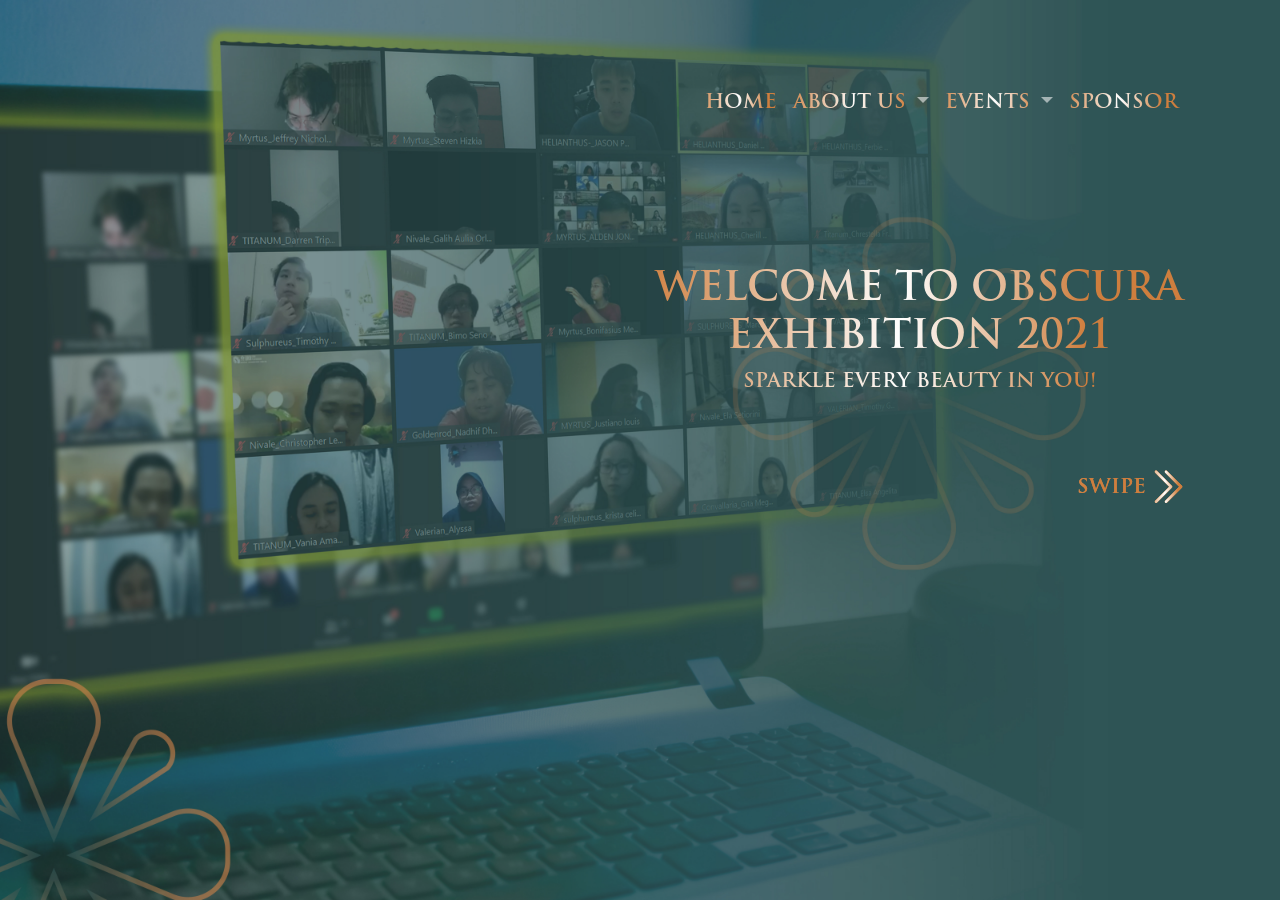
<file: index.html>
<!DOCTYPE html>
<html lang="en">
  <head>
    <meta charset="UTF-8" />
    <meta http-equiv="X-UA-Compatible" content="IE=edge" />
    <meta name="viewport" content="width=device-width, initial-scale=1.0" />
    <title>Obscura Exhibition Estic</title>
    <link rel="icon" href="./icon.ico">

    <!-- Latest compiled and minified CSS -->
    <link href="https://cdn.jsdelivr.net/npm/bootstrap@5.0.0-beta2/dist/css/bootstrap.min.css" rel="stylesheet" integrity="sha384-BmbxuPwQa2lc/FVzBcNJ7UAyJxM6wuqIj61tLrc4wSX0szH/Ev+nYRRuWlolflfl" crossorigin="anonymous" />
    <link rel="stylesheet" href="https://cdn.jsdelivr.net/npm/bootstrap-icons@1.4.1/font/bootstrap-icons.css">
    <link rel="stylesheet" href="main.css">

    <!-- jQuery library -->
    <script src="https://ajax.googleapis.com/ajax/libs/jquery/3.5.1/jquery.min.js"></script>

    <!-- Latest compiled JavaScript -->
    <script src="https://cdn.jsdelivr.net/npm/bootstrap@5.0.0-beta2/dist/js/bootstrap.bundle.min.js" integrity="sha384-b5kHyXgcpbZJO/tY9Ul7kGkf1S0CWuKcCD38l8YkeH8z8QjE0GmW1gYU5S9FOnJ0" crossorigin="anonymous"></script>

    <link href="https://unpkg.com/aos@2.3.1/dist/aos.css" rel="stylesheet">
    <script src="https://unpkg.com/aos@2.3.1/dist/aos.js"></script>
  </head>
  <body class="bg"> 
    <div class="container" >
      <nav class="navbar navbar-expand-lg navbar-dark">
        <div class="container" style="text-align: center; margin-top: -60px;">
          <a class="navbar-brand" href="./../index.html" style="text-align:center; max-width: 250px;">
            <video width="270" height="290" muted autoplay playsinline>
              <source src="./img/logomain.webm" type="video/webm">
            </video>
          </a>
          <button class="navbar-toggler" type="button" data-bs-toggle="collapse" data-bs-target="#navbarNav" aria-controls="navbarNav" aria-expanded="false" aria-label="Toggle navigation">
            <span class="navbar-toggler-icon"></span>
          </button>
          <div class="collapse navbar-collapse" id="navbarNav" style="text-align: left;">
            <ul class="navbar-nav ms-auto">
              <li class="nav-item fontGoldNav">
                <a class="nav-link active" aria-current="page" href="./../index.html">Home</a>
              </li>
              <li class="nav-item dropdown ">
                <a class="nav-link dropdown-toggle fontGoldNav" href="" id="navbarDropdownMenuLink" role="button" data-bs-toggle="dropdown" aria-expanded="false">
                  About Us
                </a>
                <ul class="dropdown-menu" aria-labelledby="navbarDropdownMenuLink">
                  <li><a class="dropdown-item" href="./about/comitee">OUR COMMITTEE</a></li>
                  <li><a class="dropdown-item" href="./about/estic">ESTIC</a></li>
                  <li><a class="dropdown-item" href="./about">OBSCURA</a></li>
                </ul>
              </li>
              <li class="nav-item dropdown ">
                <a class="nav-link dropdown-toggle fontGoldNav" href="" id="navbarDropdownMenuLink" role="button" data-bs-toggle="dropdown" aria-expanded="false">
                  Events
                </a>
                <ul class="dropdown-menu" aria-labelledby="navbarDropdownMenuLink">
                  <li><a class="dropdown-item" href="./exhibition/competition">COMPETITION</a></li>
                  <li><a class="dropdown-item" href="./exhibition">GALLERY</a></li>
                  <li><a class="dropdown-item" href="./exhibition/live-streaming">STREAMING</a></li>
                </ul>
              </li>
              <li class="nav-item fontGoldNav">
                <a class="nav-link" href="#">SPONSOR</a>
              </li>
            </ul>
          </div>
        </div>
      </nav>

      <div id="lock" class="container">
        <div class="row" style="text-align: center;">
          <div class="col-sm-6" style="margin-top: 25%;">
           
          </div>
          <div data-aos-duration="1000" data-aos-easing="ease-in-out" data-aos-delay="1500" data-aos="fade-left" class="col-sm-6 fontGold">
            <h1 >WELCOME TO OBSCURA EXHIBITION 2021</h1>
            <h5>Sparkle every beauty in you!</h5>
            <br><br>
            <div id="scroll" class="scrollCont" style="text-align: center;">
              <a href="exhibition/" style="float: right;">
                <div class="d-flex">

                  <p style="margin-top:11px;">SWIPE </p>
                  <i class="bi bi-chevron-double-right scroll" style="margin-bottom: -0px;"></i> 
                </div>
              </a>
            </div>
          </div>
        </div>
      </div>

    </div>
  
<script>
  $(document).ready(function() {
		$("#lock").lock();
	});
</script>
  </body>
</html>
<script>
  AOS.init();
</script>


<!-- <img style="height: 7.5rem;" src="./img/logo without bg.png" alt="logo"> -->
</file>
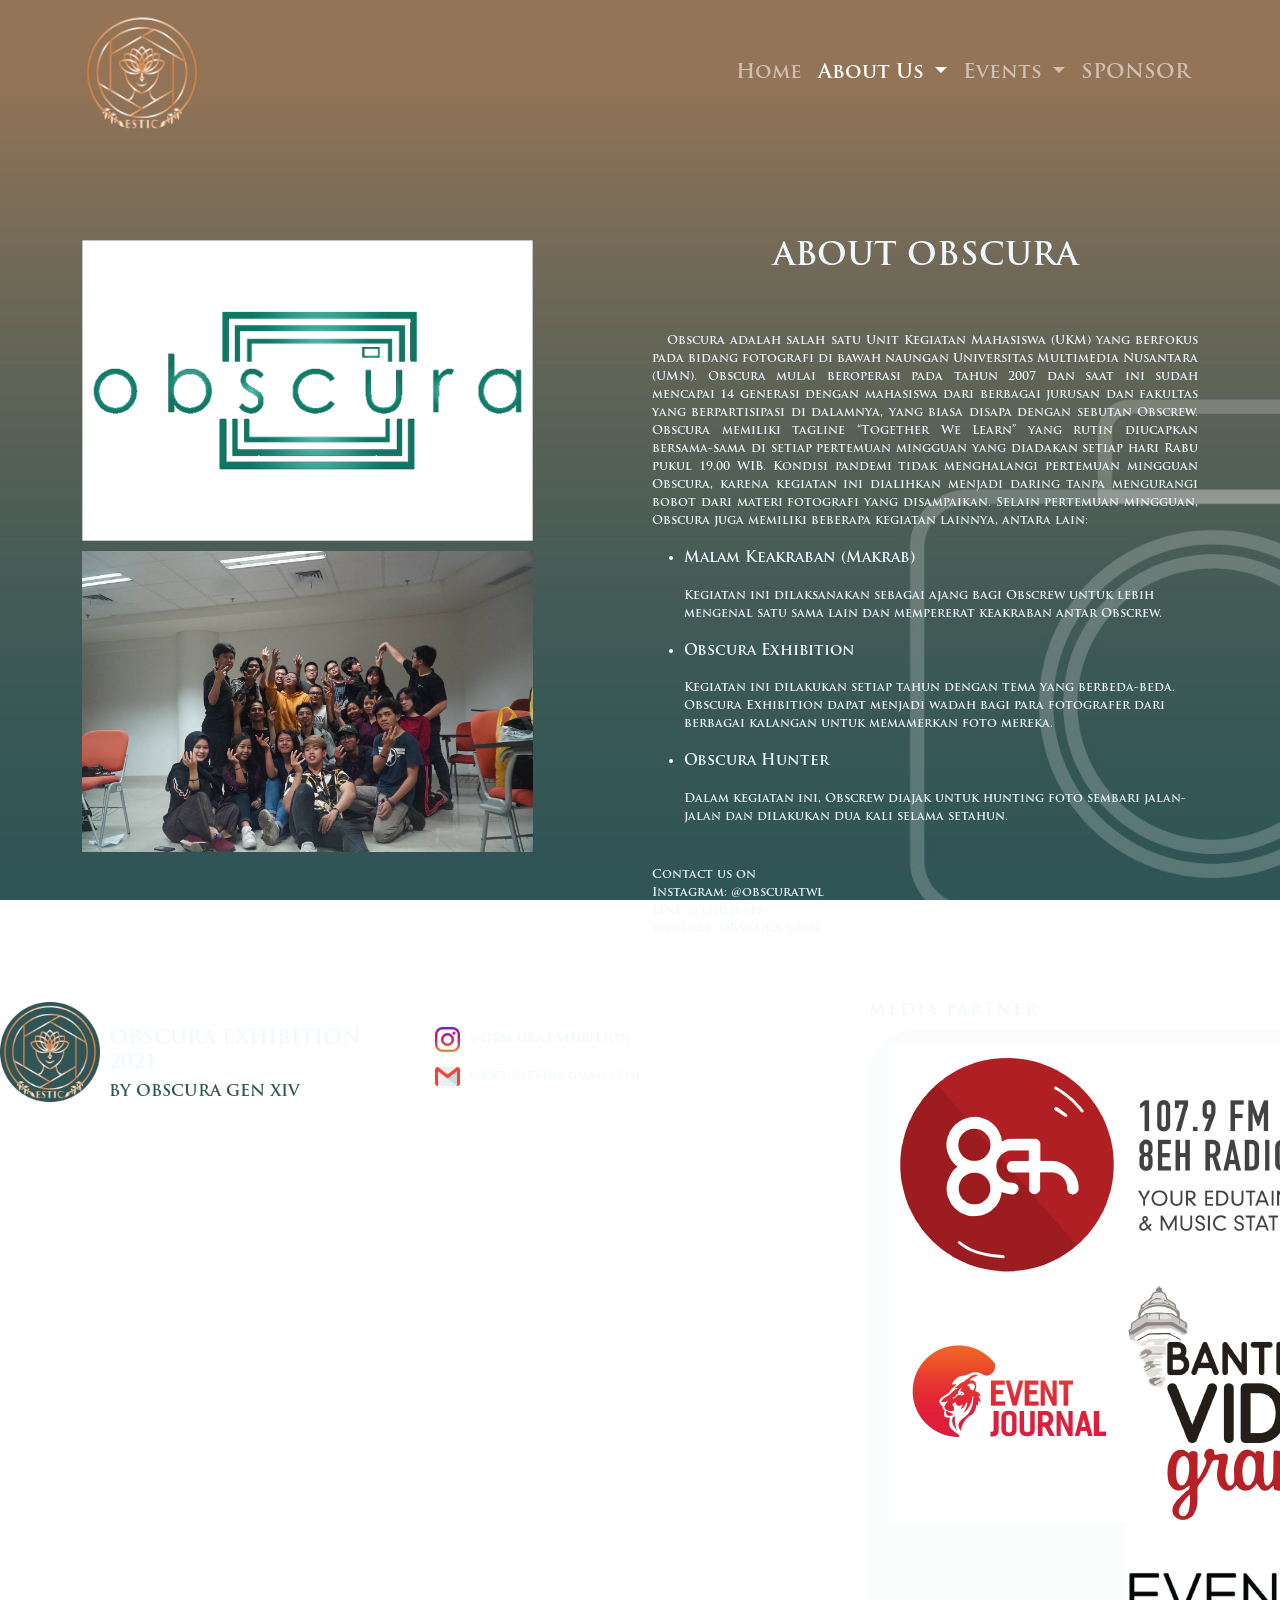
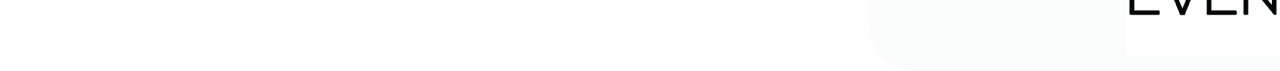
<file: about/index.html>
<!DOCTYPE html>
<html lang="en">
  <head>
    <meta charset="UTF-8" />
    <meta http-equiv="X-UA-Compatible" content="IE=edge" />
    <meta name="viewport" content="width=device-width, initial-scale=1.0" />
    <title>About Obscura</title>
    <link rel="icon" href="./../icon.ico">

    <!-- Latest compiled and minified CSS -->
    <link href="https://cdn.jsdelivr.net/npm/bootstrap@5.0.0-beta2/dist/css/bootstrap.min.css" rel="stylesheet" integrity="sha384-BmbxuPwQa2lc/FVzBcNJ7UAyJxM6wuqIj61tLrc4wSX0szH/Ev+nYRRuWlolflfl" crossorigin="anonymous" />
    <link rel="stylesheet" href="aboutUS_OBSCURA.css">

    <!-- jQuery library -->
    <script src="https://ajax.googleapis.com/ajax/libs/jquery/3.5.1/jquery.min.js"></script>

    <!-- Latest compiled JavaScript -->
    <script src="https://cdn.jsdelivr.net/npm/bootstrap@5.0.0-beta2/dist/js/bootstrap.bundle.min.js" integrity="sha384-b5kHyXgcpbZJO/tY9Ul7kGkf1S0CWuKcCD38l8YkeH8z8QjE0GmW1gYU5S9FOnJ0" crossorigin="anonymous"></script>

  </head>
  <body class="bg">
    <!-- Start Navbar -->
    <div class="container-fluid" style="position: relative;">
      <nav class="navbar navbar-expand-lg navbar-dark">
        <div class="container">
          <a class="navbar-brand" href="./../index.html"><img style="height: 7.5rem;" src="./../img/logo without bg.png" alt="logo"></a>
          <button class="navbar-toggler" type="button" data-bs-toggle="collapse" data-bs-target="#navbarNav" aria-controls="navbarNav" aria-expanded="false" aria-label="Toggle navigation">
            <span class="navbar-toggler-icon"></span>
          </button>
          <div class="collapse navbar-collapse" id="navbarNav">
            <ul class="navbar-nav ms-auto">
              <li class="nav-item fontGoldNav">
                <a class="nav-link" aria-current="page" href="./..">Home</a>
              </li>
              <li class="nav-item dropdown ">
                <a class="nav-link dropdown-toggle fontGoldNav active" href="" id="navbarDropdownMenuLink" role="button" data-bs-toggle="dropdown" aria-expanded="false">
                  About Us
                </a>
                <ul class="dropdown-menu" aria-labelledby="navbarDropdownMenuLink">
                  <li><a class="dropdown-item" href="./comitee">OUR COMMITTEE</a></li>
                  <li><a class="dropdown-item" href="./estic">ESTIC</a></li>
                  <li><a class="dropdown-item" href="./">OBSCURA</a></li>
                </ul>
              </li>
              <li class="nav-item dropdown ">
                <a class="nav-link dropdown-toggle fontGoldNav" href="" id="navbarDropdownMenuLink" role="button" data-bs-toggle="dropdown" aria-expanded="false">
                  Events
                </a>
                <ul class="dropdown-menu" aria-labelledby="navbarDropdownMenuLink">
                  <li><a class="dropdown-item" href="./../exhibition/competition">COMPETITION</a></li>
                  <li><a class="dropdown-item" href="./../exhibition">GALLERY</a></li>
                  <li><a class="dropdown-item" href="./../exhibition/live-streaming">STREAMING</a></li>
                </ul>
              </li>
              <li class="nav-item fontGoldNav">
                <a class="nav-link" href="#">SPONSOR</a>
              </li>
            </ul>
          </div>
        </div>
      </nav>
      <br>
    </div>
    <div class="container pt-5" style="height: auto;">
      <div class="row">
        <div class="col-md-5" style="margin-top:22px">
          <img src="./../img/ABOUT OBSCURA/logo obscura.png" class="img-fluid" alt="ethic" style="width: 100%; max-height: 350px;">
          <img src="./../img/ABOUT OBSCURA/gen 13.jpg" class="img-fluid" alt="ethic" style="width: 100%; max-height: 350px; margin-top: 10px;">
        </div>
        <div class="col-md-1"></div>
        <div class="col-md-6" style="margin-top: 20px;">
          <h2 style="color: aliceblue; text-align: center;">
            ABOUT OBSCURA
          </h2>
          <br><br>
          <p style="text-align: justify; font-size: 12px;"> &nbsp;&nbsp;&nbsp;Obscura adalah salah satu Unit Kegiatan Mahasiswa (UKM) yang berfokus pada bidang fotografi 
            di bawah naungan Universitas Multimedia Nusantara (UMN). Obscura mulai beroperasi pada tahun 2007 
            dan saat ini sudah mencapai 14 generasi dengan mahasiswa dari berbagai jurusan dan fakultas yang 
            berpartisipasi di dalamnya, yang biasa disapa dengan sebutan Obscrew. Obscura memiliki tagline
            “Together We Learn” yang rutin diucapkan bersama-sama di setiap pertemuan mingguan yang diadakan 
            setiap hari Rabu pukul 19.00 WIB. Kondisi pandemi tidak menghalangi pertemuan mingguan Obscura,
            karena kegiatan ini dialihkan menjadi daring tanpa mengurangi bobot dari materi fotografi yang 
            disampaikan. Selain pertemuan mingguan, Obscura juga memiliki beberapa kegiatan lainnya, antara lain: </p>
            <ul>
              <li> <p style="font-size: 15px;">Malam Keakraban (Makrab)</p> </li>
              <p style="font-size: 12px;">Kegiatan ini dilaksanakan sebagai ajang bagi Obscrew untuk lebih mengenal satu sama lain dan 
                mempererat keakraban antar Obscrew. </p>
            </ul>
            <ul>
              <li> <p style="font-size: 15px;">Obscura Exhibition</p> </li>
              <p style="font-size: 12px;">Kegiatan ini dilakukan setiap tahun dengan tema yang berbeda-beda. Obscura Exhibition dapat 
                menjadi wadah bagi para fotografer dari berbagai kalangan untuk memamerkan foto mereka. </p>
            </ul>
            <ul>
              <li> <p style="font-size: 15px;">Obscura Hunter</p> </li>
              <p style="font-size: 12px;">Dalam kegiatan ini, Obscrew diajak untuk hunting foto sembari jalan-jalan dan dilakukan dua kali 
                selama setahun. </p>
            </ul>
<br>
            <p style="font-size: 12px;">Contact us on <br>
              Instagram: @obscuratwl <br>
              LINE: @lhd2641b <br>
              YouTube: OBSCURA UMN</p>
          </div>
      </div>
    </div>
    <br><br>
    <!-- Footer -->
    <div class="footer">
      <div class="row">
        <div class="col-md-4" style="">
          <div class="row">
            <div class="col-xl-3">
              <img src="./../../img/logo.png" alt="obscura" style="height: 100px;">
            </div>
            <div class="col-xl-9">
              <h5 style="margin-top: 25px; ">OBSCURA EXHIBITION 2021</h5>
              <h6 style="color: #305556;">BY OBSCURA GEN XIV</h6>
            </div>
          </div>
        </div>
        <div class="col-md-4 ">
          <div class="ms-auto" style="margin-top: 25px;">
            <div class="d-flex">
              <img src="../../img/instagram.png" alt="obscura" style="height: 25px;">
              <p style="font-size: 12px; margin-top: 3px; margin-left: 10px;">@OBSCURA.EXHIBITION</p>
            </div>
            <div class="d-flex">
              <img src="../../img/gmail.png" alt="obscura" style="height: 25px;">
              <p style="font-size: 12px; margin-top: 3px; margin-left: 10px;"> obscuraexhi@gmail.com</p>
            </div>
          </div>

        </div>
        <div class="col-md-4">
          <h6 style="letter-spacing: 2px;">MEDIA PARTNER : </h6>
          <img class="mediapartner" src="../../img/FOOTER _ MEDIA PARTNER/media partner.png" alt="media partner">
        </div>
      </div>
    </div>
<!-- Footer -->
    
</body>
</html>
</file>
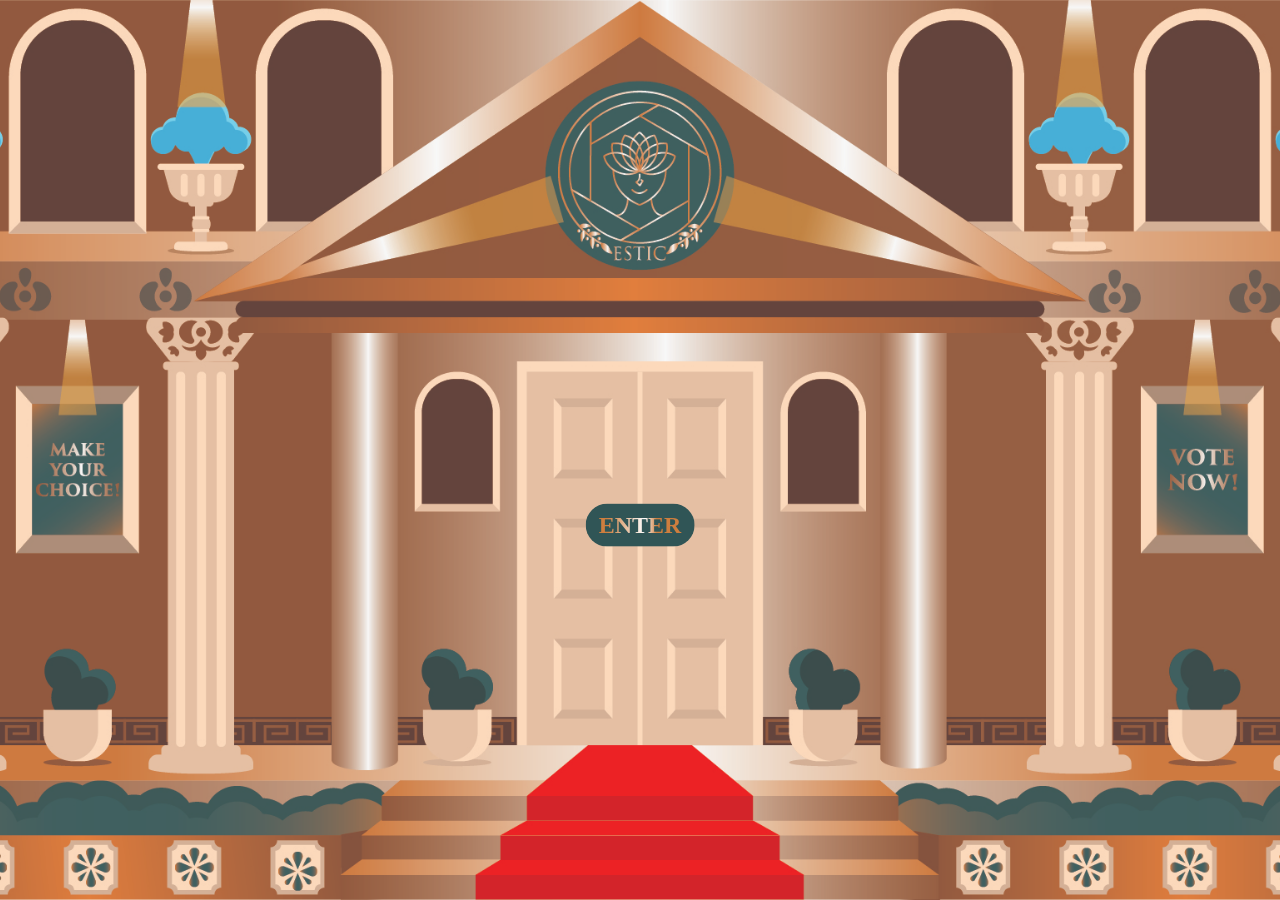
<file: exhibition/index.html>
<!DOCTYPE html>
<html lang="en">
  <head>
    <meta charset="UTF-8" />
    <meta http-equiv="X-UA-Compatible" content="IE=edge" />
    <meta name="viewport" content="width=device-width, initial-scale=1.0" />
    <title>Obscura Exhibition - Gallery Opening</title>
    <link rel="icon" href="./../icon.ico">

    <!-- Latest compiled and minified CSS -->
    <link href="https://cdn.jsdelivr.net/npm/bootstrap@5.0.0-beta2/dist/css/bootstrap.min.css" rel="stylesheet" integrity="sha384-BmbxuPwQa2lc/FVzBcNJ7UAyJxM6wuqIj61tLrc4wSX0szH/Ev+nYRRuWlolflfl" crossorigin="anonymous" />
    <link rel="stylesheet" href="events_galleryOpening.css">

    <!-- jQuery library -->
    <script src="https://ajax.googleapis.com/ajax/libs/jquery/3.5.1/jquery.min.js"></script>

    <!-- Latest compiled JavaScript -->
    <script src="https://cdn.jsdelivr.net/npm/bootstrap@5.0.0-beta2/dist/js/bootstrap.bundle.min.js" integrity="sha384-b5kHyXgcpbZJO/tY9Ul7kGkf1S0CWuKcCD38l8YkeH8z8QjE0GmW1gYU5S9FOnJ0" crossorigin="anonymous"></script>

  </head>
  <body class="bg">
    <div class="container">
        <div>
            <div class="position-absolute top-50 start-50 translate-middle">
                <button class="btn" style="margin-top: 150px" type="button" data-bs-toggle="modal" data-bs-target="#exampleModal">
                    <h4 class="bodyTextGold" style="font-weight:700; font-family: 'bodyFontBaskerville'">
                        ENTER
                    </h4>
                </button>
            </div>
        </div>
  
        <!-- Modal -->
        <div class="modal fade position-absolute top-50 start-50 translate-middle" id="exampleModal" tabindex="-1" aria-labelledby="exampleModalLabel" aria-hidden="true" style="max-width: 350px;">
            <div class="modal-dialog modal-dialog-centered">
                <div class="modal-content bgModal" style="border-radius: 22px;">
                    <div class="modal-header" style="border-top-left-radius: 20px;border-top-right-radius: 20px; text-align: center;">
                        <h4 class="modal-title w-100" id="exampleModalLabel" style="font-weight: 900; text-align: center;">WELCOME!</h4>
                    </div>
                    <div style="text-align: center; font-weight: bold;" class="modal-body">
                        <h4 style="font-weight: bold; font-size: 18px">THANK YOU FOR JOINING!</h4>
                        <h4 style="font-weight: bold; font-size: 18px">HERE IS YOUR TICKET:</h4>
                        <img style="width: 13rem; margin-bottom: -7rem;" src="../img/tiket.png">
                    </div>
                    <div class="modal-footer" style="text-align: center;">
                        <div class="w-100">
                            <a href="./gallery-voting" type="botton" class="btn buttonTicket">THANKS!</a>
                        </div>
                    </div>
                </div>
            </div>
        </div>
    </div>
  </body>
</html>
</file>
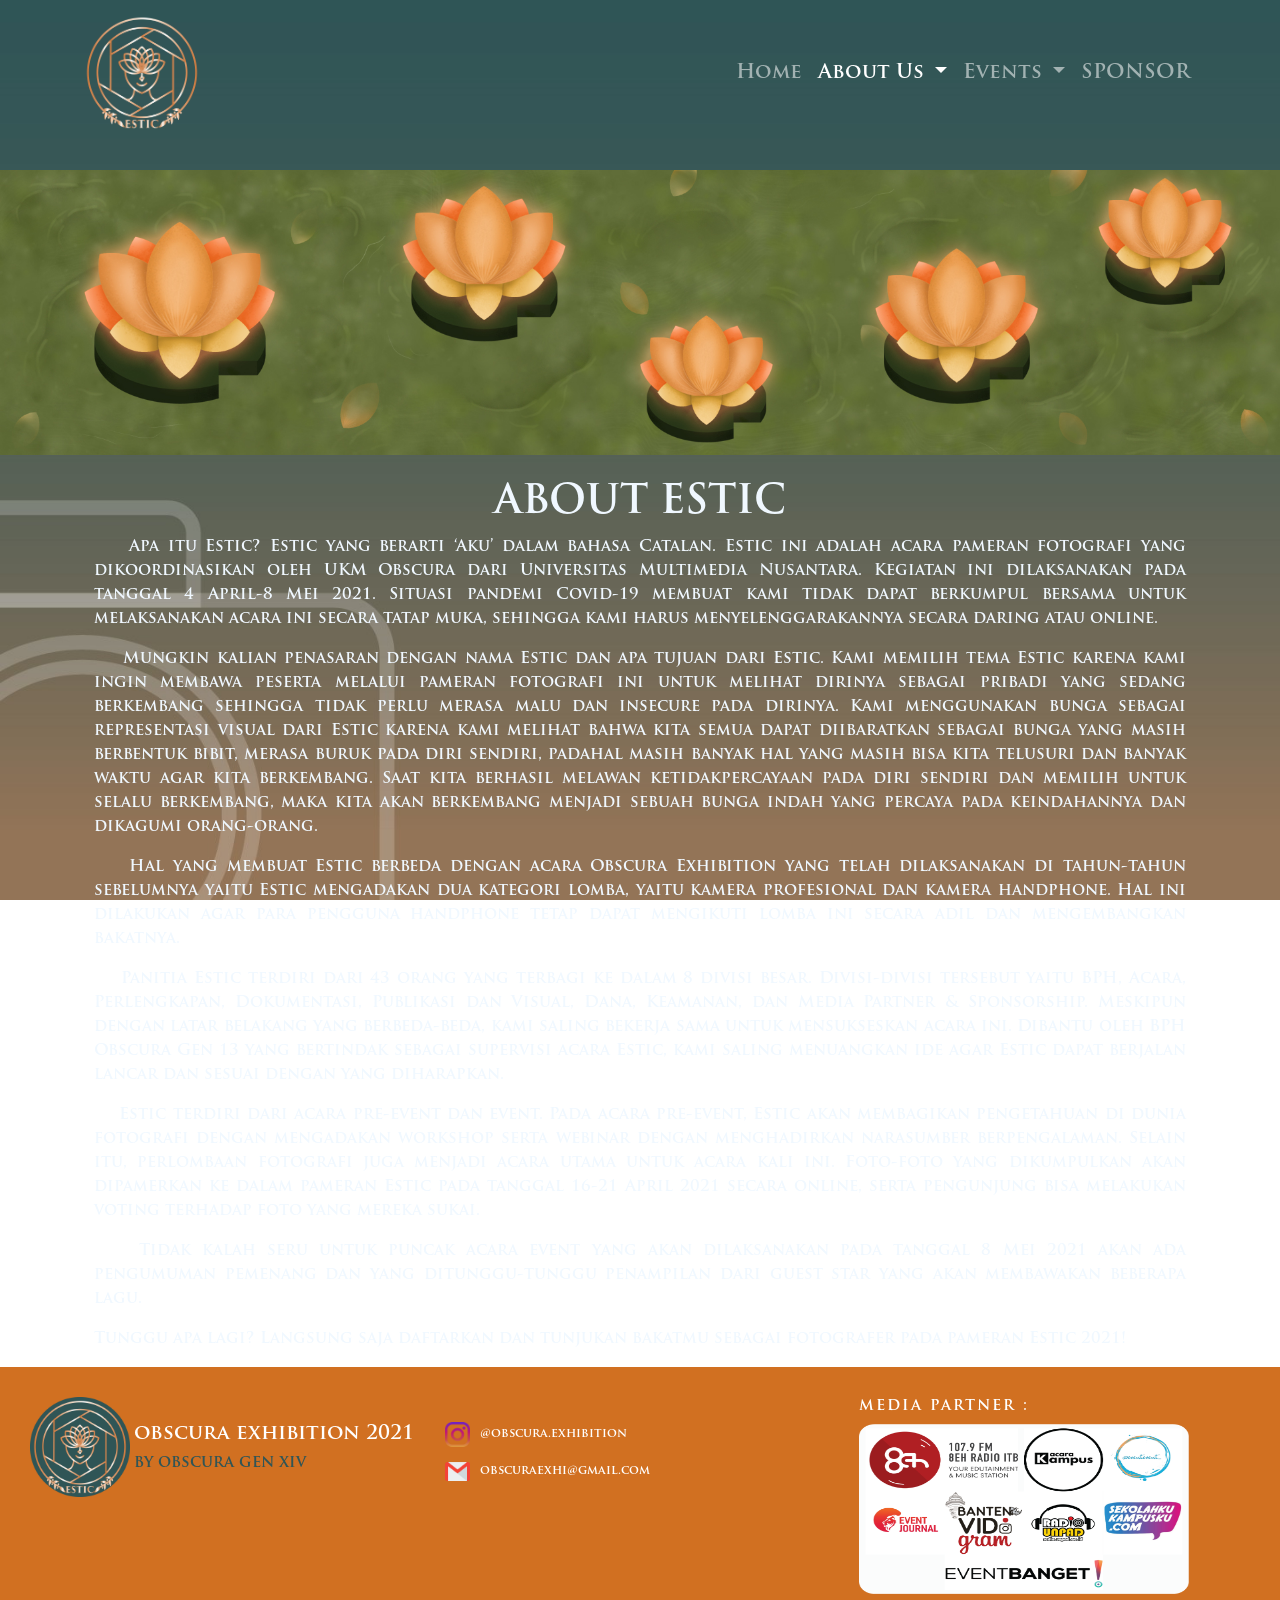
<file: about/estic/index.html>
<!DOCTYPE html>
<html lang="en">
  <head>
    <meta charset="UTF-8" />
    <meta http-equiv="X-UA-Compatible" content="IE=edge" />
    <meta name="viewport" content="width=device-width, initial-scale=1.0" />
    <title>About Estic</title>
    <link rel="icon" href="./../icon.ico">

    <!-- Latest compiled and minified CSS -->
    <link href="https://cdn.jsdelivr.net/npm/bootstrap@5.0.0-beta2/dist/css/bootstrap.min.css" rel="stylesheet" integrity="sha384-BmbxuPwQa2lc/FVzBcNJ7UAyJxM6wuqIj61tLrc4wSX0szH/Ev+nYRRuWlolflfl" crossorigin="anonymous" />
    <link rel="stylesheet" href="aboutUS_ESTIC.css">

    <!-- jQuery library -->
    <script src="https://ajax.googleapis.com/ajax/libs/jquery/3.5.1/jquery.min.js"></script>

    <!-- Latest compiled JavaScript -->
    <script src="https://cdn.jsdelivr.net/npm/bootstrap@5.0.0-beta2/dist/js/bootstrap.bundle.min.js" integrity="sha384-b5kHyXgcpbZJO/tY9Ul7kGkf1S0CWuKcCD38l8YkeH8z8QjE0GmW1gYU5S9FOnJ0" crossorigin="anonymous"></script>

  </head>
  <body class="bg">
    <!-- Start Navbar -->
    <div class="container-fluid" style="position: relative;">
      <nav class="navbar navbar-expand-lg navbar-dark">
        <div class="container">
          <a class="navbar-brand" href="./../.."><img style="height: 7.5rem;" src="./../../img/logo without bg.png" alt="logo"></a>
          <button class="navbar-toggler" type="button" data-bs-toggle="collapse" data-bs-target="#navbarNav" aria-controls="navbarNav" aria-expanded="false" aria-label="Toggle navigation">
            <span class="navbar-toggler-icon"></span>
          </button>
          <div class="collapse navbar-collapse" id="navbarNav">
            <ul class="navbar-nav ms-auto">
              <li class="nav-item fontGoldNav">
                <a class="nav-link" aria-current="page" href="./../..">Home</a>
              </li>
              <li class="nav-item dropdown ">
                <a class="nav-link dropdown-toggle fontGoldNav active" href="" id="navbarDropdownMenuLink" role="button" data-bs-toggle="dropdown" aria-expanded="false">
                  About Us
                </a>
                <ul class="dropdown-menu" aria-labelledby="navbarDropdownMenuLink">
                  <li><a class="dropdown-item" href="./../comitee">OUR COMMITTEE</a></li>
                  <li><a class="dropdown-item" href="./">ESTIC</a></li>
                  <li><a class="dropdown-item" href="./..">OBSCURA</a></li>
                </ul>
              </li>
              <li class="nav-item dropdown ">
                <a class="nav-link dropdown-toggle fontGoldNav" href="" id="navbarDropdownMenuLink" role="button" data-bs-toggle="dropdown" aria-expanded="false">
                  Events
                </a>
                <ul class="dropdown-menu" aria-labelledby="navbarDropdownMenuLink">
                  <li><a class="dropdown-item" href="./../../exhibition/competition">COMPETITION</a></li>
                  <li><a class="dropdown-item" href="./../../exhibition">GALLERY</a></li>
                  <li><a class="dropdown-item" href="./../../exhibition/live-streaming">STREAMING</a></li>
                </ul>
              </li>
              <li class="nav-item fontGoldNav">
                <a class="nav-link" href="#">SPONSOR</a>
              </li>
            </ul>
          </div>
        </div>
      </nav>
      <br>
    </div>
    <img src="./../../img/ABOUT ESTIC/teratai.jpg" class="img-fluid" alt="estic" style="width: 100% ;max-height: 350px; ">

    <div class="container">
        <div class="row mt-4" style="text-align: center;">
            <div class="col">
                <h1>ABOUT ESTIC</h1>
                <div class="container" style="text-align: justify; word-wrap: break-word;">
                  <p>&nbsp;&nbsp;&nbsp; Apa itu Estic? Estic yang berarti ‘Aku’ dalam bahasa Catalan. Estic ini adalah acara pameran
                    fotografi yang dikoordinasikan oleh UKM Obscura dari Universitas Multimedia Nusantara.
                    Kegiatan ini dilaksanakan pada tanggal 4 April-8 Mei 2021. Situasi pandemi Covid-19 membuat
                    kami tidak dapat berkumpul bersama untuk melaksanakan acara ini secara tatap muka, sehingga
                    kami harus menyelenggarakannya secara daring atau online.
                  </p>
                  <p>&nbsp;&nbsp;&nbsp; Mungkin kalian penasaran dengan nama Estic dan apa tujuan dari Estic. Kami memilih tema Estic
                    karena kami ingin membawa peserta melalui pameran fotografi ini untuk melihat dirinya sebagai
                    pribadi yang sedang berkembang sehingga tidak perlu merasa malu dan insecure pada dirinya.
                    Kami menggunakan bunga sebagai representasi visual dari Estic karena kami melihat bahwa kita
                    semua dapat diibaratkan sebagai bunga yang masih berbentuk bibit, merasa buruk pada diri
                    sendiri, padahal masih banyak hal yang masih bisa kita telusuri dan banyak waktu agar kita
                    berkembang. Saat kita berhasil melawan ketidakpercayaan pada diri sendiri dan memilih untuk
                    selalu berkembang, maka kita akan berkembang menjadi sebuah bunga indah yang percaya pada
                    keindahannya dan dikagumi orang-orang.
                  </p>
                  <p>&nbsp;&nbsp;&nbsp; Hal yang membuat Estic berbeda dengan acara Obscura Exhibition yang telah dilaksanakan di
                    tahun-tahun sebelumnya yaitu Estic mengadakan dua kategori lomba, yaitu kamera profesional
                    dan kamera handphone. Hal ini dilakukan agar para pengguna handphone tetap dapat mengikuti
                    lomba ini secara adil dan mengembangkan bakatnya.
                  </p>
                  <p>&nbsp;&nbsp;&nbsp; Panitia Estic terdiri dari 43 orang yang terbagi ke dalam 8 divisi besar. Divisi-divisi tersebut yaitu
                    BPH, Acara, Perlengkapan, Dokumentasi, Publikasi dan Visual, Dana, Keamanan, dan Media
                    Partner & Sponsorship. Meskipun dengan latar belakang yang berbeda-beda, kami saling bekerja
                    sama untuk mensukseskan acara ini. Dibantu oleh BPH Obscura Gen 13 yang bertindak sebagai
                    supervisi acara Estic, kami saling menuangkan ide agar Estic dapat berjalan lancar dan sesuai
                    dengan yang diharapkan. 
                  </p>
                  <p>&nbsp;&nbsp;&nbsp; Estic terdiri dari acara pre-event dan event. Pada acara pre-event, Estic akan membagikan
                    pengetahuan di dunia fotografi dengan mengadakan workshop serta webinar dengan
                    menghadirkan narasumber berpengalaman. Selain itu, perlombaan fotografi juga menjadi acara
                    utama untuk acara kali ini. Foto-foto yang dikumpulkan akan dipamerkan ke dalam pameran Estic
                    pada tanggal 16-21 April 2021 secara online, serta pengunjung bisa melakukan voting terhadap
                    foto yang mereka sukai.
                  </p>
                  <p>&nbsp;&nbsp;&nbsp; Tidak kalah seru untuk puncak acara event yang akan dilaksanakan pada tanggal 8 Mei 2021 akan
                    ada pengumuman pemenang dan yang ditunggu-tunggu penampilan dari guest star yang akan
                    membawakan beberapa lagu.
                  </p>
                  <p>Tunggu apa lagi? Langsung saja daftarkan dan tunjukan bakatmu sebagai fotografer pada
                    pameran Estic 2021!
                  </p>
                </div>
            </div>
        </div>
    </div>

    <!-- Footer -->
    <div class="footer">
      <div class="row">
        <div class="col-md-4" style="">
          <div class="row">
            <div class="col-xl-3">
              <img src="./../../img/logo.png" alt="obscura" style="height: 100px;">
            </div>
            <div class="col-xl-9">
              <h5 style="margin-top: 25px; ">OBSCURA EXHIBITION 2021</h5>
              <h6 style="color: #305556;">BY OBSCURA GEN XIV</h6>
            </div>
          </div>
        </div>
        <div class="col-md-4 ">
          <div class="ms-auto" style="margin-top: 25px;">
            <div class="d-flex">
              <img src="../../img/instagram.png" alt="obscura" style="height: 25px;">
              <p style="font-size: 12px; margin-top: 3px; margin-left: 10px;">@OBSCURA.EXHIBITION</p>
            </div>
            <div class="d-flex">
              <img src="../../img/gmail.png" alt="obscura" style="height: 25px;">
              <p style="font-size: 12px; margin-top: 3px; margin-left: 10px;"> obscuraexhi@gmail.com</p>
            </div>
          </div>

        </div>
        <div class="col-md-4">
          <h6 style="letter-spacing: 2px;">MEDIA PARTNER : </h6>
          <img class="mediapartner" src="../../img/FOOTER _ MEDIA PARTNER/media partner.png" alt="media partner">
        </div>
      </div>
    </div>
<!-- Footer -->

    
</body>
</html>
</file>
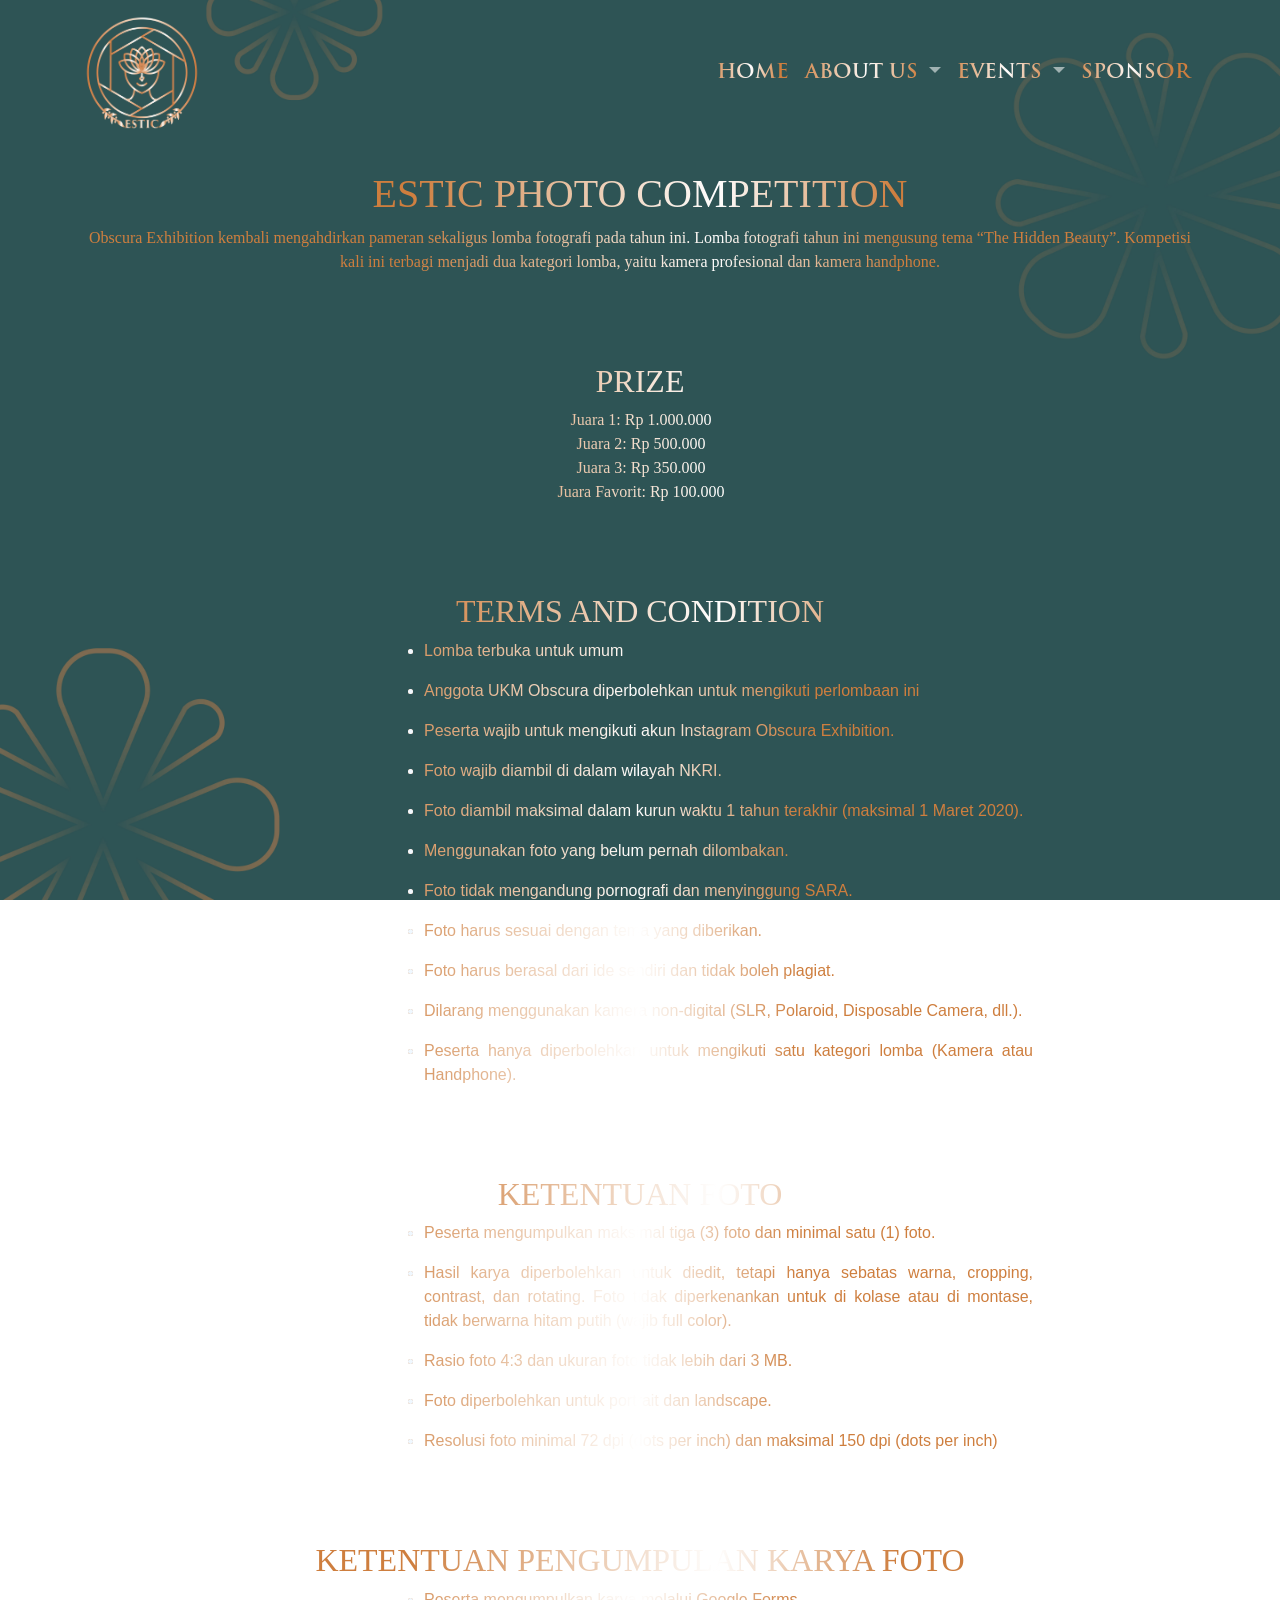
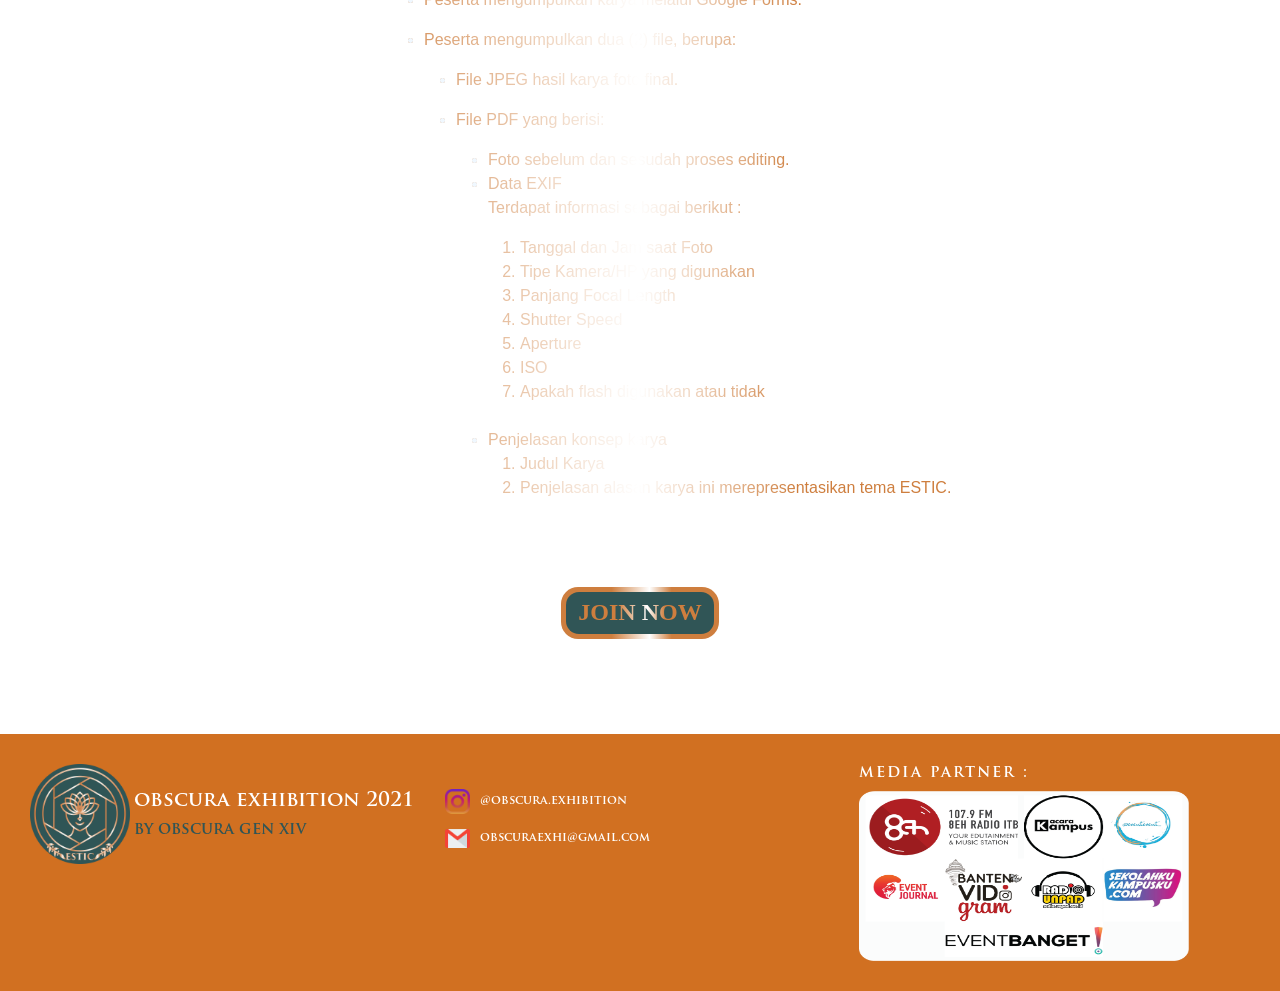
<file: exhibition/competition/index.html>
<!DOCTYPE html>
<html lang="en">
  <head>
    <meta charset="UTF-8" />
    <meta http-equiv="X-UA-Compatible" content="IE=edge" />
    <meta name="viewport" content="width=device-width, initial-scale=1.0" />
    <title>Obscura Exhibition - Competition</title>
    <link rel="icon" href="./../../icon.ico">

    <!-- Latest compiled and minified CSS -->
    <link href="https://cdn.jsdelivr.net/npm/bootstrap@5.0.0-beta2/dist/css/bootstrap.min.css" rel="stylesheet" integrity="sha384-BmbxuPwQa2lc/FVzBcNJ7UAyJxM6wuqIj61tLrc4wSX0szH/Ev+nYRRuWlolflfl" crossorigin="anonymous" />

    <!-- jQuery library -->
    <script src="https://ajax.googleapis.com/ajax/libs/jquery/3.5.1/jquery.min.js"></script>

    <!-- Latest compiled JavaScript -->
    <script src="https://cdn.jsdelivr.net/npm/bootstrap@5.0.0-beta2/dist/js/bootstrap.bundle.min.js" integrity="sha384-b5kHyXgcpbZJO/tY9Ul7kGkf1S0CWuKcCD38l8YkeH8z8QjE0GmW1gYU5S9FOnJ0" crossorigin="anonymous"></script>

   
    <link rel="stylesheet" href="events_competition.css">
  </head>
  <body class="bg">
    <nav class="navbar navbar-expand-lg navbar-dark">
      <div class="container">
        <a class="navbar-brand" href="./../../index.html"><img style="height: 7.5rem;" src="./../../img/logo without bg.png" alt="logo"></a>
        <button class="navbar-toggler" type="button" data-bs-toggle="collapse" data-bs-target="#navbarNav" aria-controls="navbarNav" aria-expanded="false" aria-label="Toggle navigation">
          <span class="navbar-toggler-icon"></span>
        </button>
        <div class="collapse navbar-collapse" id="navbarNav">
          <ul class="navbar-nav ms-auto">
            <li class="nav-item fontGoldNav">
              <a class="nav-link active" aria-current="page" href="./../..">Home</a>
            </li>
            <li class="nav-item dropdown ">
              <a class="nav-link dropdown-toggle fontGoldNav" href="" id="navbarDropdownMenuLink" role="button" data-bs-toggle="dropdown" aria-expanded="false">
                About Us
              </a>
              <ul class="dropdown-menu" aria-labelledby="navbarDropdownMenuLink">
                <li><a class="dropdown-item" href="./../../about/comitee">OUR COMMITTEE</a></li>
                <li><a class="dropdown-item" href="./../../about/estic">ESTIC</a></li>
                <li><a class="dropdown-item" href="./../../about/">OBSCURA</a></li>
              </ul>
            </li>
            <li class="nav-item dropdown ">
              <a class="nav-link dropdown-toggle fontGoldNav" href="" id="navbarDropdownMenuLink" role="button" data-bs-toggle="dropdown" aria-expanded="false">
                Events
              </a>
              <ul class="dropdown-menu" aria-labelledby="navbarDropdownMenuLink">
                <li><a class="dropdown-item" href="./">COMPETITION</a></li>
                <li><a class="dropdown-item" href="./..">GALLERY</a></li>
                <li><a class="dropdown-item" href="./../live-streaming">STREAMING</a></li>
              </ul>
            </li>
            <li class="nav-item fontGoldNav">
              <a class="nav-link" href="#">SPONSOR</a>
            </li>
          </ul>
        </div>
      </div>
    </nav>
    
    <div class="bodyTextGold" style="text-align: center; margin-top: 24px;">
      <h1 class="fontBody">ESTIC PHOTO COMPETITION</h1>
    </div>
    <div class="bodyTextGold" style="text-align: center;">
      <div class="container">
        <p class="fontBody lower">Obscura Exhibition kembali mengahdirkan pameran sekaligus lomba fotografi pada tahun ini.
          Lomba fotografi tahun ini mengusung tema “The Hidden Beauty”. Kompetisi kali ini terbagi
          menjadi dua kategori lomba, yaitu kamera profesional dan kamera handphone.
        </p>

      </div>
      <br><br><br>
      <h2 class="fontBody">PRIZE</h2> 
      <div style="text-align: center;">
        <ul class="fontBody lower" type="none" style="margin-left: -30px;">
          <li>Juara 1: Rp 1.000.000</li>
          <li>Juara 2: Rp 500.000</li>
          <li>Juara 3: Rp 350.000</li>
          <li>Juara Favorit: Rp 100.000</li>
        </ul>
      </div>
    </div>
    <!-- <div class="container bodyTextGold">
      
      <div class="row">
        <div class="col-md-7 offset-md-3 offset-xl-5 lower" style="text-align: justify;">
          <ul class="fontBody lower" type="none" style="margin-left: 110px;">
            <li>Juara 1: Rp 1.000.000</li>
            <li>Juara 2: Rp 500.000</li>
            <li>Juara 3: Rp 350.000</li>
            <li>Juara Favorit: Rp 100.000</li>
          </ul>
        </div>
      </div>
    </div> -->
    <br><br><br>
    
    <div class="bodyTextGold">
      <h2 class="fontBody" style="text-align: center;">TERMS AND CONDITION</h2>
    </div>
    <div class="container bodyTextGold">
      <div class="row">
        <div class="col-md-7 offset-md-3 offset-xl-4 lower" style="text-align: justify;">
          <ul>
            <li><p>Lomba terbuka untuk umum</p></li>

            <li><p>Anggota UKM Obscura diperbolehkan untuk mengikuti perlombaan ini</p></li>

            <li><p>Peserta wajib untuk mengikuti akun Instagram Obscura Exhibition.</p></li>

            <li><p>Foto wajib diambil di dalam wilayah NKRI.</p></li>

            <li><p>Foto diambil maksimal dalam kurun waktu 1 tahun terakhir (maksimal 1 Maret 2020).</p></li>

            <li><p>Menggunakan foto yang belum pernah dilombakan.</p></li>

            <li><p>Foto tidak mengandung pornografi dan menyinggung SARA.
            </p></li>

            <li><p>Foto harus sesuai dengan tema yang diberikan.</p></li>

            <li><p>Foto harus berasal dari ide sendiri dan tidak boleh plagiat.</p></li>

            <li><p>Dilarang menggunakan kamera non-digital (SLR, Polaroid, Disposable Camera, dll.).</p></li>

            <li><p>Peserta hanya diperbolehkan untuk mengikuti satu kategori lomba (Kamera atau 
              Handphone).
              </p></li>
          </ul>
        </div>
      </div>
    </div>

    <br><br><br>
    <div class="bodyTextGold">
        <h2 class="fontBody" style="text-align: center;">Ketentuan Foto</h2>
    </div>
    <div class="container bodyTextGold">
      <div class="row">
        <div class="col-md-7 offset-md-3 offset-xl-4 lower" style="text-align: justify;">
          <ul>
            <li><p>Peserta mengumpulkan maksimal tiga (3) foto dan minimal satu (1) foto.</p></li>
            <li><p>Hasil karya diperbolehkan untuk diedit, tetapi hanya sebatas warna, cropping, contrast, 
              dan rotating. Foto tidak diperkenankan untuk di kolase atau di montase, tidak berwarna 
              hitam putih (wajib full color).</p></li>
            <li><p>Rasio foto 4:3 dan ukuran foto tidak lebih dari 3 MB.</p></li>
            <li><p>Foto diperbolehkan untuk portrait dan landscape.</p></li>
            <li><p>Resolusi foto minimal 72 dpi (dots per inch) dan maksimal 150 dpi (dots per inch)</p></li>
          </ul>
        </div>
      </div>
    </div>
    <br><br><br>
    
    <div class="bodyTextGold">
        <h2 class="fontBody" style="text-align: center;">KETENTUAN PENGUMPULAN KARYA FOTO</h2>
    </div>
    <div class="container bodyTextGold">
      <div class="row">
        <div class="col-md-7 offset-md-3 offset-xl-4 lower">
          <ul>
            <li><p>Peserta mengumpulkan karya melalui Google Forms.</p></li>
            <li>
              <p>Peserta mengumpulkan dua (2) file, berupa:</p>
              <ul type="disc">
                <li><p>File JPEG hasil karya foto final.</p></li>
                <li><p>File PDF yang berisi:</p></li>
              <ul type="disc">
                <li>Foto sebelum dan sesudah proses editing.</li>
                <li>Data EXIF</li>
                <p>Terdapat informasi sebagai berikut :</p>
                <ol>
                  <li>Tanggal dan Jam saat Foto</li>
                  <li>Tipe Kamera/HP yang digunakan</li>
                  <li>Panjang Focal Length</li>
                  <li>Shutter Speed</li>
                  <li>Aperture</li>
                  <li>ISO</li>
                  <li>Apakah flash digunakan atau tidak</li>
                </ol>
              </ul>
              <br>
              <ul type="disc">
                <li>Penjelasan konsep karya</li>
                <ol>
                  <li>Judul Karya</li>
                  <li>Penjelasan alasan karya ini merepresentasikan tema ESTIC.</li>
                </ol>
              </ul>
              </ul>
            </li>
          </ul>
        </div>
      </div>
    </div>
    <br><br><br>

    <div style="text-align: center;">
      <a href="http://bit.ly/ObscuraExhibition2021Registration" target="_blank" class="hov">
        <div class="btn" style="text-align: center;">
          <button class="btn1 fontBody">
            <h4 class="bodyTextGold" style="font-weight:700; font-family: 'bodyFontBaskerville'">JOIN NOW</h4>
          </button>
        </div>
      </a>
    </div>

    <br><br><br><br>

<!-- Footer -->
<div class="footer">
  <div class="row">
    <div class="col-md-4" style="">
      <div class="row">
        <div class="col-xl-3">
          <img src="./../../img/logo.png" alt="obscura" style="height: 100px;">
        </div>
        <div class="col-xl-9">
          <h5 style="margin-top: 25px; ">OBSCURA EXHIBITION 2021</h5>
          <h6 style="color: #305556;">BY OBSCURA GEN XIV</h6>
        </div>
      </div>
    </div>
    <div class="col-md-4 ">
      <div class="ms-auto" style="margin-top: 25px;">
        <div class="d-flex">
          <img src="../../img/instagram.png" alt="obscura" style="height: 25px;">
          <p style="font-size: 12px; margin-top: 3px; margin-left: 10px;">@OBSCURA.EXHIBITION</p>
        </div>
        <div class="d-flex">
          <img src="../../img/gmail.png" alt="obscura" style="height: 25px;">
          <p style="font-size: 12px; margin-top: 3px; margin-left: 10px;"> obscuraexhi@gmail.com</p>
        </div>
      </div>

    </div>
    <div class="col-md-4">
      <h6 style="letter-spacing: 2px;">MEDIA PARTNER : </h6>
      <img class="mediapartner" src="../../img/FOOTER _ MEDIA PARTNER/media partner.png" alt="media partner">
    </div>
  </div>
    
</div>
<!-- Footer -->
  </body>
</html>
</file>
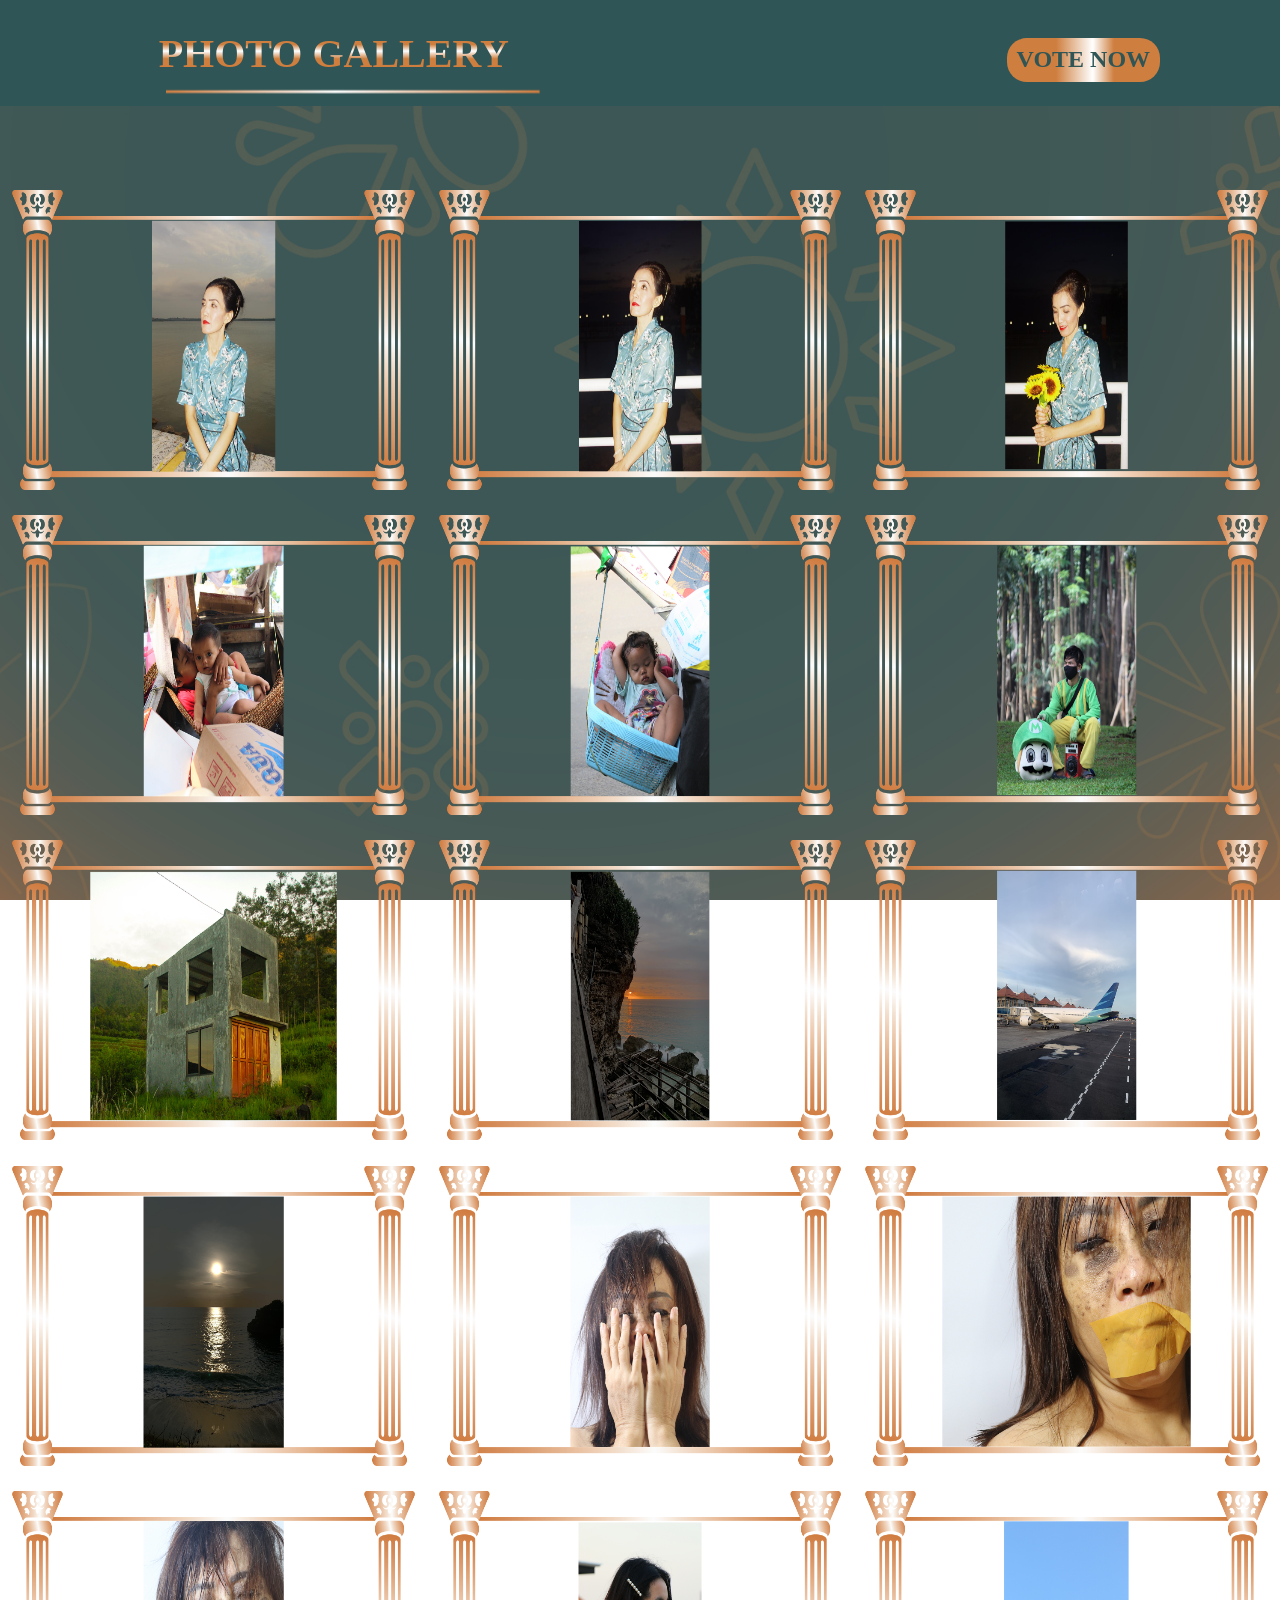
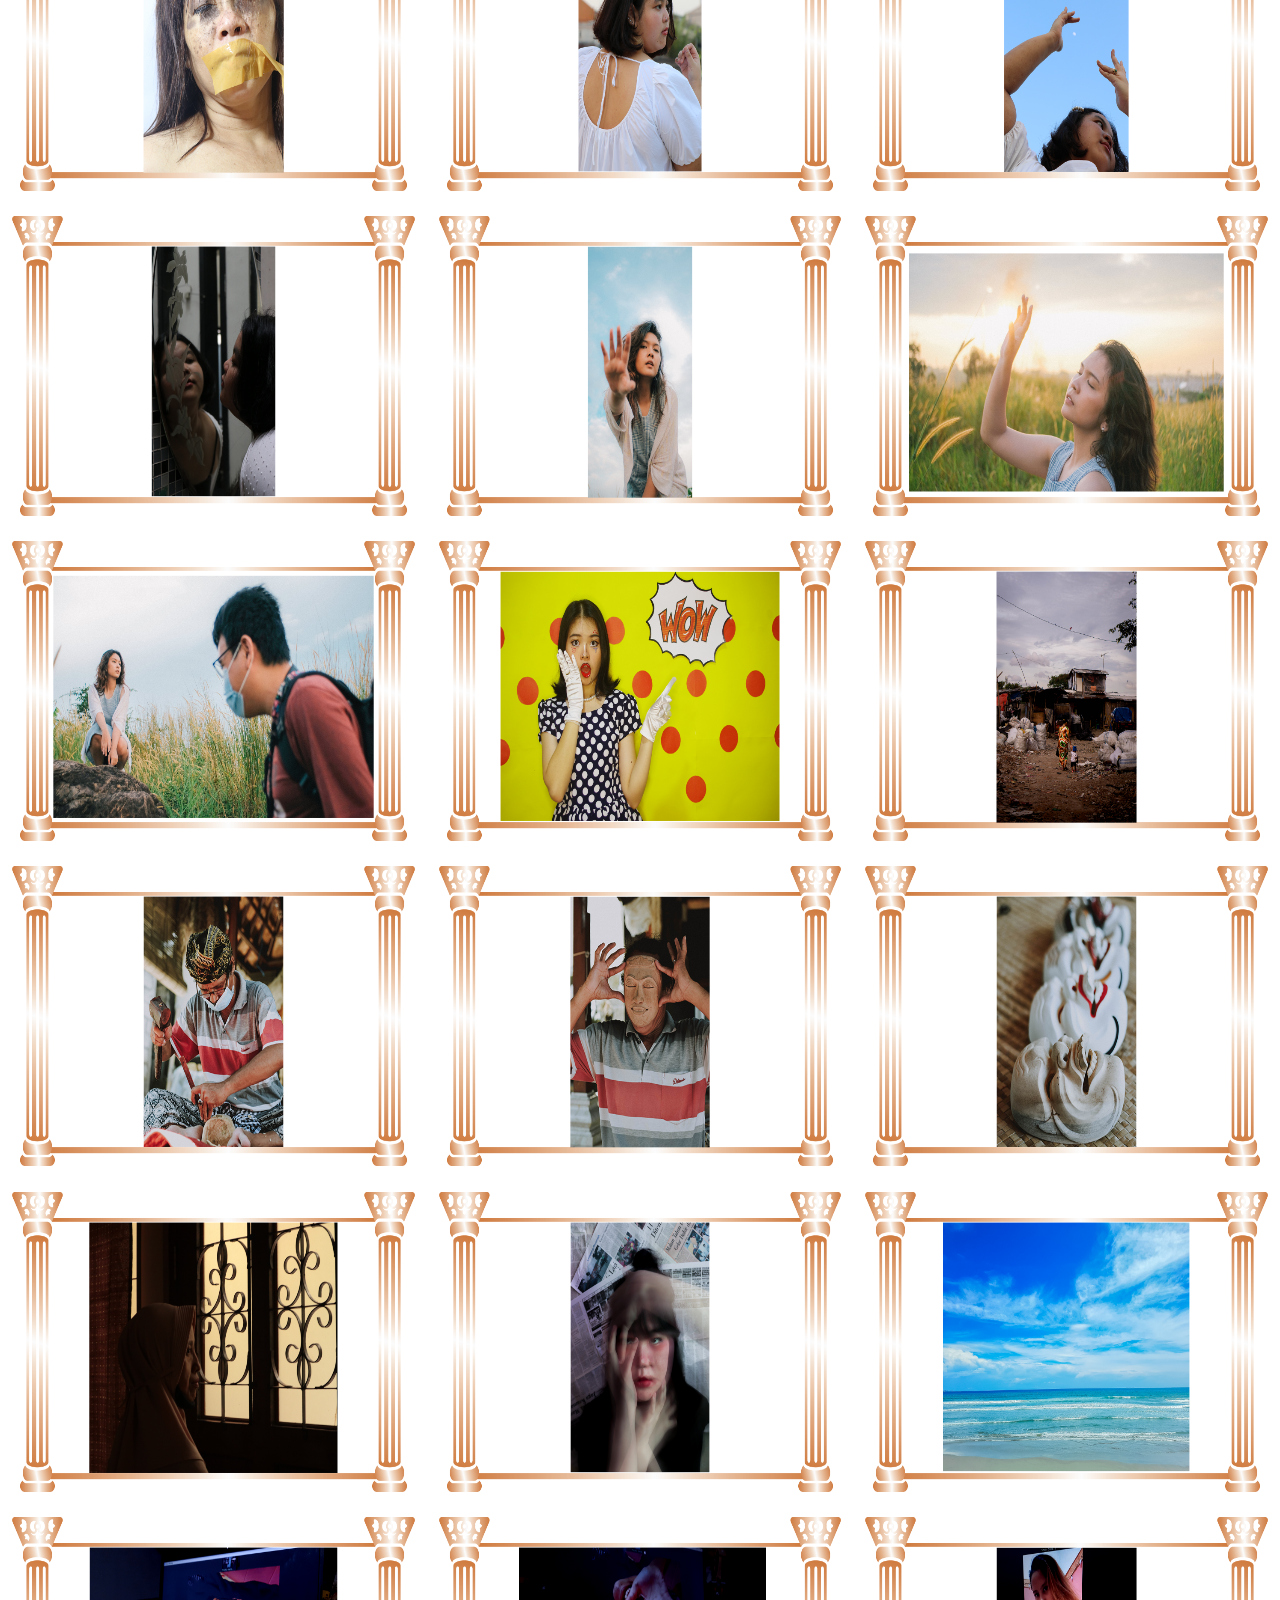
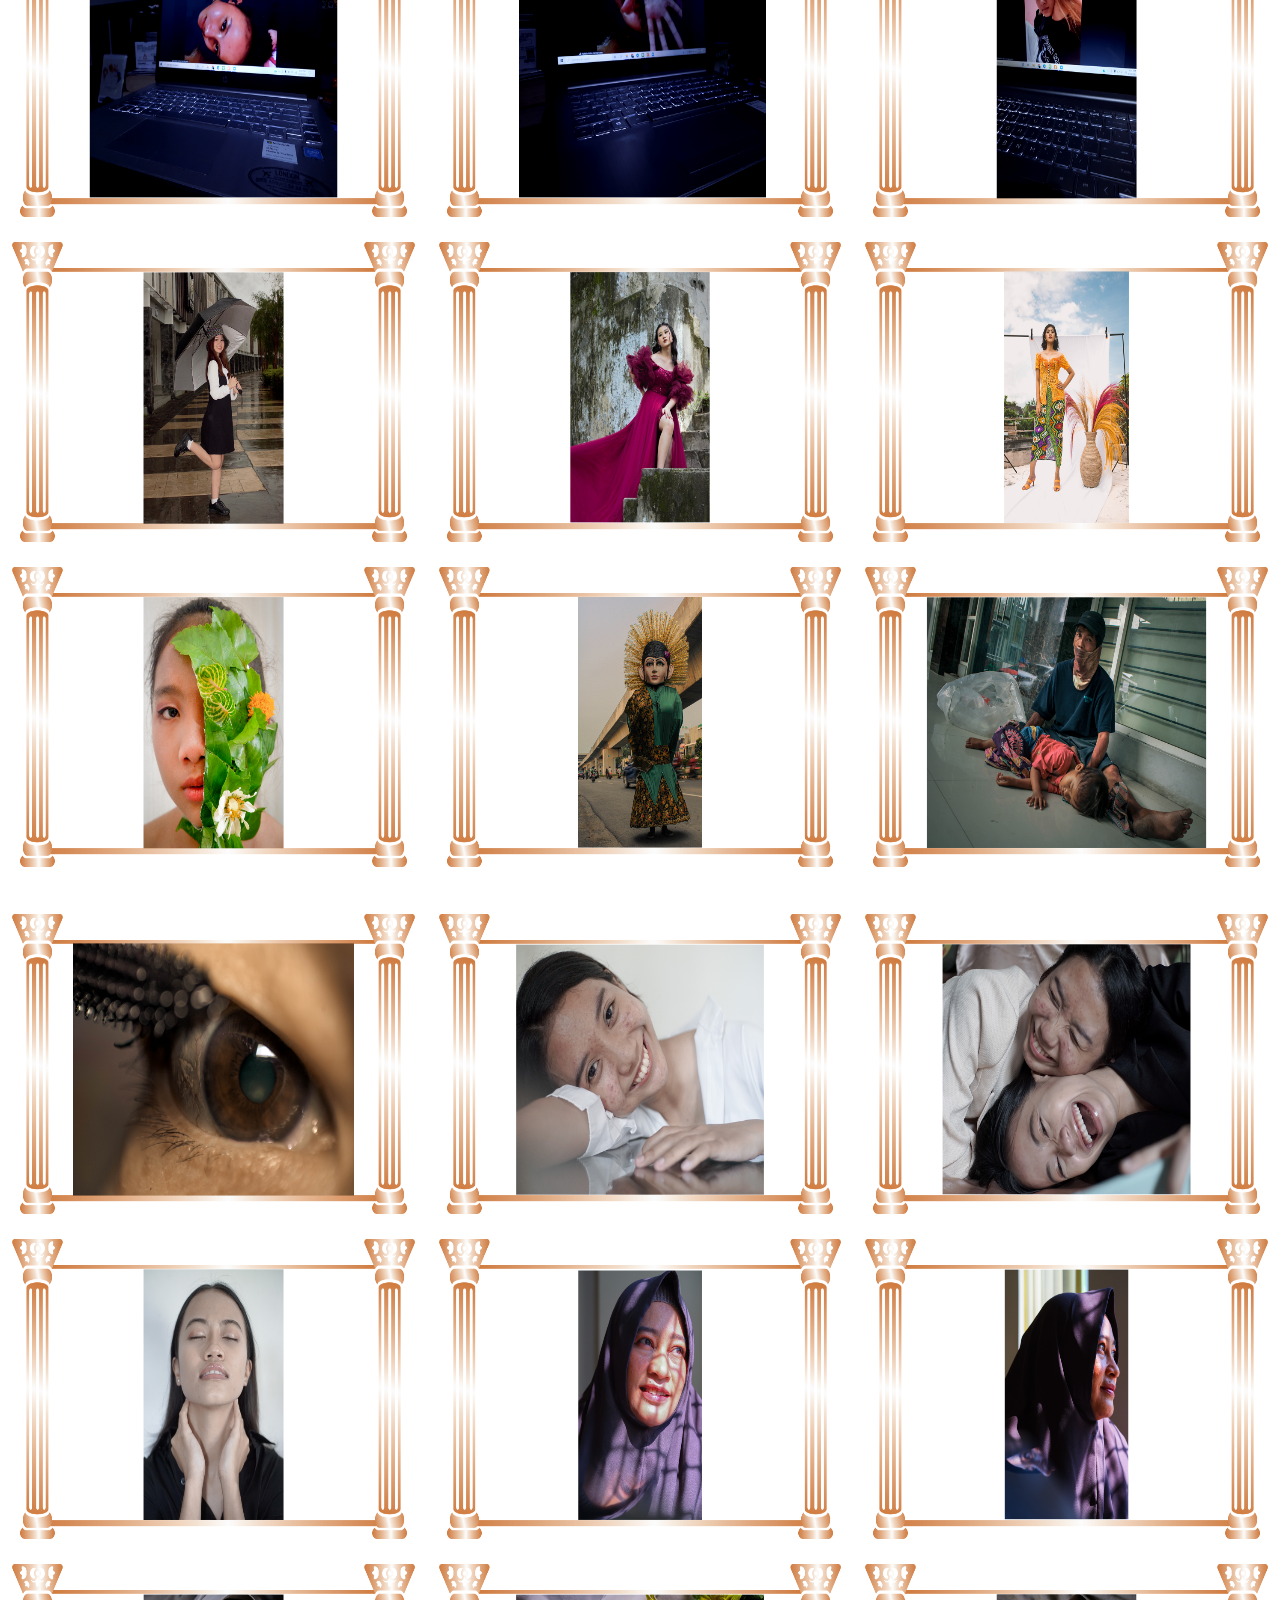
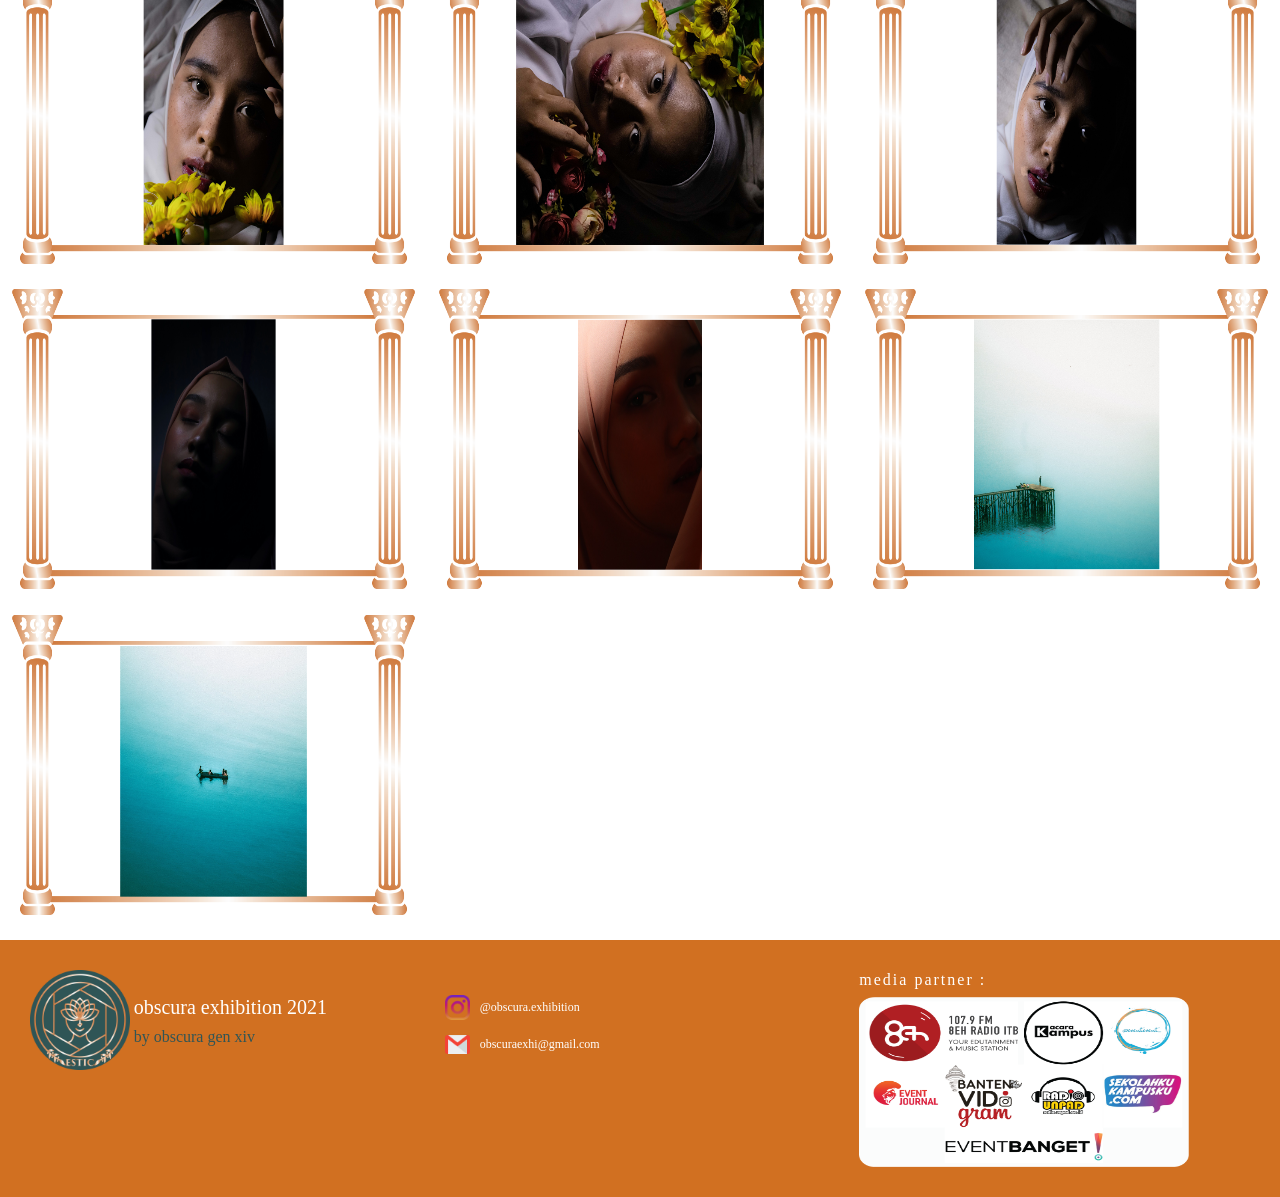
<file: exhibition/gallery-voting/index.html>
<!DOCTYPE html>
<html lang="en">
  <head>
    <meta charset="UTF-8" />
    <meta http-equiv="X-UA-Compatible" content="IE=edge" />
    <meta name="viewport" content="width=device-width, initial-scale=1.0" />
    <title>Obscura Exhibition - Gallery</title>
    <link rel="icon" href="./../../icon.ico">

    <!-- Latest compiled and minified CSS -->
    <link href="https://cdn.jsdelivr.net/npm/bootstrap@5.0.0-beta2/dist/css/bootstrap.min.css" rel="stylesheet" integrity="sha384-BmbxuPwQa2lc/FVzBcNJ7UAyJxM6wuqIj61tLrc4wSX0szH/Ev+nYRRuWlolflfl" crossorigin="anonymous" />
    <link rel="stylesheet" href="https://cdn.jsdelivr.net/npm/bootstrap-icons@1.4.1/font/bootstrap-icons.css">
    <link rel="stylesheet" href="gallery_Voting.css">

    <!-- jQuery library -->
    <script src="https://ajax.googleapis.com/ajax/libs/jquery/3.5.1/jquery.min.js"></script>

    <!-- Latest compiled JavaScript -->
    <script src="https://cdn.jsdelivr.net/npm/bootstrap@5.0.0-beta2/dist/js/bootstrap.bundle.min.js" integrity="sha384-b5kHyXgcpbZJO/tY9Ul7kGkf1S0CWuKcCD38l8YkeH8z8QjE0GmW1gYU5S9FOnJ0" crossorigin="anonymous"></script>

    <link href="https://unpkg.com/aos@2.3.1/dist/aos.css" rel="stylesheet">
    <script src="https://unpkg.com/aos@2.3.1/dist/aos.js"></script> 
  </head>
  <body class="bg">
    <nav class="fixed-top" style="background-color: #305556;">
      <div class="row cont" style="text-align: center;">
          <div class="col-md-6 container">
              <h1 class="title bodyTextGold2">PHOTO GALLERY &nbsp;&nbsp;&nbsp;</h1>
              <img class="photoGallery" src="./../../img/border gallery.png">
      
          </div>
          <div class="col-md-4 offset-md-2 mt-2">
              <a href="https://forms.gle/yJcUEK6Axx68xWTj8" target="_blank" class="hov">
                  <button class="btnVote">
                      <h4 style="font-weight:900;">VOTE NOW</h4>
                  </button>
              </a>
          </div>
      </div>
    </nav>
    <div class="container-fluid">
        <!-- <div class="fixed-top cont">
            <div class="row" style="text-align: center;">
                <div class="col-md-6 container">
                    
                    <h1 class="title bodyTextGold1">PHOTO GALLERY &nbsp;&nbsp;&nbsp;</h1>
                    <img class="photoGallery" src="./../img/border gallery.png">
            
                </div>
                <div class="col-md-4 offset-md-2 mt-2">
                    <a href="http://bit.ly/ObscuraExhibition2021Registration" target="_blank" class="hov">
                        <button class="btnVote">
                            <h4 style="font-weight:900;">VOTE NOW</h4>
                        </button>
                    </a>
                </div>
            </div> -->
        
        <div class="row" style="margin-top: 190px;">
            <!-- contoh-->
            <!-- <div class="col-lg-4 pb-4 gallery1"  data-bs-toggle="modal" data-bs-target="#g1">
                <img class="image" src="./../img/1.jpg" alt="" style="width: 100%; max-height: 300px;">
                <div class="keterangan">
                    <h4 class="bodyTextGold1" style="font-weight: 900">CITY</h4>
                    <h4 class="bodyTextGold1" style="font-weight: 900">LOUIS PAULIN</h4>
                </div>
            </div> -->

            <!-- g1-->
            <div class="col-lg-4 pb-5 gallery1"  data-bs-toggle="modal" data-bs-target="#g1">
              <img class="image" src="./../../img/Gallery/13-04-2021/ARFINNA ERLIENCANI_FOTO1_BEAUTY IS NOT DEFINED BY AGE - arfinna erliencani.png" alt="" style="width: 100%; height: 300px;">
              <div class="keterangan">
                <br>
                <h4 class="bodyTextGold1" style="font-weight: 900">ARFINNA ERLIENCANI</h4>
                <h4 class="bodyTextGold1" style="font-weight: 900">BEAUTY IS NOT DEFINED BY AGE</h4>
              </div>
            </div>
            <!-- g1.1-->
            <div class="col-lg-4 pb-5 gallery1"  data-bs-toggle="modal" data-bs-target="#g11">
              <img class="image" src="./../../img/Gallery/13-04-2021/ARFINNA ERLIENCANI_FOTO2_AGELESS ELEGANCE - arfinna erliencani.png" alt="" style="width: 100%; height: 300px;">
              <div class="keterangan">
                <br>
                <h4 class="bodyTextGold1" style="font-weight: 900">ARFINNA ERLIENCANI</h4>
                <h4 class="bodyTextGold1" style="font-weight: 900">AGELESS ELEGANCE</h4>
              </div>
            </div>
            <!-- g1.2-->
            <div class="col-lg-4 pb-5 gallery1"  data-bs-toggle="modal" data-bs-target="#g12">
              <img class="image" src="./../../img/Gallery/13-04-2021/ARFINNA ERLIENCANI_FOTO3_INNER BEAUTY - arfinna erliencani.png" alt="" style="width: 100%; height: 300px;">
              <div class="keterangan">
                <br>
                <h4 class="bodyTextGold1" style="font-weight: 900">ARFINNA ERLIENCANI</h4>
                <h4 class="bodyTextGold1" style="font-weight: 900">INNER BEAUTY</h4>
              </div>
            </div>
            <!-- g2 -->
            <div class="col-lg-4 pb-5 gallery1"  data-bs-toggle="modal" data-bs-target="#g2">
              <img class="image" src="./../../img/Gallery/13-04-2021/CLARISSA EDITHIRA_ FOTO 1_KELUARGA - CLARISSA EDITHIRA.png" alt="" style="width: 100%; height: 300px;">
              <div class="keterangan">
                <br>
                <h4 class="bodyTextGold1" style="font-weight: 900">CLARISSA EDITHIRA</h4>
                <h4 class="bodyTextGold1" style="font-weight: 900">Keluarga</h4>
              </div>
            </div>
            <!-- g2.1 -->
            <div class="col-lg-4 pb-5 gallery1"  data-bs-toggle="modal" data-bs-target="#g21">
              <img class="image" src="./../../img/Gallery/13-04-2021/CLARISSA EDITHIRA_ FOTO2_SEDERHANA - CLARISSA EDITHIRA.png" alt="" style="width: 100%; height: 300px;">
              <div class="keterangan">
                <br>
                <h4 class="bodyTextGold1" style="font-weight: 900">CLARISSA EDITHIRA</h4>
                <h4 class="bodyTextGold1" style="font-weight: 900">Sederhana</h4>
              </div>
            </div>
            <!-- g2.2 -->
            <div class="col-lg-4 pb-5 gallery1"  data-bs-toggle="modal" data-bs-target="#g22">
              <img class="image" src="./../../img/Gallery/13-04-2021/CLARISSA EDITHIRA_ FOTO3_HIBUR - CLARISSA EDITHIRA.png" alt="" style="width: 100%; height: 300px;">
              <div class="keterangan">
                <br>
                <h4 class="bodyTextGold1" style="font-weight: 900">CLARISSA EDITHIRA</h4>
                <h4 class="bodyTextGold1" style="font-weight: 900">Hibur</h4>
              </div>
            </div>
            <!-- g3-->
            <div class="col-lg-4 pb-5 gallery1"  data-bs-toggle="modal" data-bs-target="#g3">
              <img class="image" src="./../../img/Gallery/13-04-2021/Kenny_Foto1_Housein the wild - KENNY LIE.png" alt="" style="width: 100%; height: 300px;">
              <div class="keterangan">
                <br>
                <h4 class="bodyTextGold1" style="font-weight: 900">Kenny</h4>
                <h4 class="bodyTextGold1" style="font-weight: 900">House In The Wild</h4>
              </div>
            </div>
            <!-- g4-->
            <div class="col-lg-4 pb-5 gallery1"  data-bs-toggle="modal" data-bs-target="#g4">
              <img class="image" src="./../../img/Gallery/13-04-2021/Salvator Gibran Andrianto_Foto 1_Imposing Sunset Interlude - SALVATOR GIBRAN ANDRIANTO.png" alt="" style="width: 100%; height: 300px;">
              <div class="keterangan">
                <br>
                <h4 class="bodyTextGold1" style="font-weight: 900">Salvator Gibran Andrianto</h4>
                <h4 class="bodyTextGold1" style="font-weight: 900">Imposing Sunset Interlude</h4>
              </div>
            </div>
            <!-- g4.1-->
            <div class="col-lg-4 pb-5 gallery1"  data-bs-toggle="modal" data-bs-target="#g41">
              <img class="image" src="./../../img/Gallery/13-04-2021/Salvator Gibran Andrianto_Foto 2_The Hidden Shadow In My Eyes - SALVATOR GIBRAN ANDRIANTO.png" alt="" style="width: 100%; height: 300px;">
              <div class="keterangan">
                <br>
                <h4 class="bodyTextGold1" style="font-weight: 900">Salvator Gibran Andrianto</h4>
                <h4 class="bodyTextGold1" style="font-weight: 900">The Hidden Shadow In My Eyes</h4>
              </div>
            </div>
            <!-- g4.2-->
            <div class="col-lg-4 pb-5 gallery1"  data-bs-toggle="modal" data-bs-target="#g42">
              <img class="image" src="./../../img/Gallery/13-04-2021/Salvator Gibran Andrianto_Foto 3_Delution Above Halutination - SALVATOR GIBRAN ANDRIANTO.png" alt="" style="width: 100%; height: 300px;">
              <div class="keterangan">
                <br>
                <h4 class="bodyTextGold1" style="font-weight: 900">Salvator Gibran Andrianto</h4>
                <h4 class="bodyTextGold1" style="font-weight: 900">Delution Above Halutination</h4>
              </div>
            </div>
            <!-- g5-->
            <div class="col-lg-4 pb-5 gallery1"  data-bs-toggle="modal" data-bs-target="#g5">
              <img class="image" src="./../../img/Gallery/13-04-2021/TIFFANY_FOTO1_MYSOULISGOLDEN - tiffany valentiny.png" alt="" style="width: 100%; height: 300px;">
              <div class="keterangan">
                <br>
                <h4 class="bodyTextGold1" style="font-weight: 900">TIFFANY</h4>
                <h4 class="bodyTextGold1" style="font-weight: 900">My Soul Is Golden</h4>
              </div>
            </div>
            <!-- g5.1-->
            <div class="col-lg-4 pb-5 gallery1"  data-bs-toggle="modal" data-bs-target="#g51">
              <img class="image" src="./../../img/Gallery/13-04-2021/TIFFANY_FOTO2_MYSOULISGOLDEN - tiffany valentiny.png" alt="" style="width: 100%; height: 300px;">
              <div class="keterangan">
                <br>
                <h4 class="bodyTextGold1" style="font-weight: 900">TIFFANY</h4>
                <h4 class="bodyTextGold1" style="font-weight: 900">My Soul Is Golden</h4>
              </div>
            </div>
            <!-- g5.2-->
            <div class="col-lg-4 pb-5 gallery1"  data-bs-toggle="modal" data-bs-target="#g52">
              <img class="image" src="./../../img/Gallery/13-04-2021/TIFFANY_FOTO3_MYSOULISGOLDEN - tiffany valentiny.png" alt="" style="width: 100%; height: 300px;">
              <div class="keterangan">
                <br>
                <h4 class="bodyTextGold1" style="font-weight: 900">TIFFANY</h4>
                <h4 class="bodyTextGold1" style="font-weight: 900">My Soul Is Golden</h4>
              </div>
            </div>
            <!-- g6-->
            <div class="col-lg-4 pb-5 gallery1"  data-bs-toggle="modal" data-bs-target="#g6">
              <img class="image" src="./../../img/Gallery/14-04-2021/Galih Ola_FOTO 1_Natural Beauty - galih aditomo(00000046264).png" alt="" style="width: 100%; height: 300px;">
              <div class="keterangan">
                <br>
                <h4 class="bodyTextGold1" style="font-weight: 900">galih aditomo</h4>
                <h4 class="bodyTextGold1" style="font-weight: 900">Natural Beauty</h4>
              </div>
            </div>
            <!-- g6.1-->
            <div class="col-lg-4 pb-5 gallery1"  data-bs-toggle="modal" data-bs-target="#g61">
              <img class="image" src="./../../img/Gallery/14-04-2021/Galih Ola_Foto 2_Energi Bulan - galih aditomo(00000046264).png" alt="" style="width: 100%; height: 300px;">
              <div class="keterangan">
                <br>
                <h4 class="bodyTextGold1" style="font-weight: 900">galih aditomo</h4>
                <h4 class="bodyTextGold1" style="font-weight: 900">Energi Bulan</h4>
              </div>
            </div>
            <!-- g6.2-->
            <div class="col-lg-4 pb-5 gallery1"  data-bs-toggle="modal" data-bs-target="#g62">
              <img class="image" src="./../../img/Gallery/14-04-2021/Galih Ola_FOTO 3_reflection - galih aditomo(00000046264).png" alt="" style="width: 100%; height: 300px;">
              <div class="keterangan">
                <br>
                <h4 class="bodyTextGold1" style="font-weight: 900">galih aditomo</h4>
                <h4 class="bodyTextGold1" style="font-weight: 900">Reflection</h4>
              </div>
            </div>
            <!-- g7-->
            <div class="col-lg-4 pb-5 gallery1"  data-bs-toggle="modal" data-bs-target="#g7">
              <img class="image" src="./../../img/Gallery/14-04-2021/Rayditya K_Foto1_Brown Sugar - Rayditya Kusmana.png" alt="" style="width: 100%; height: 300px;">
              <div class="keterangan">
                <br>
                <h4 class="bodyTextGold1" style="font-weight: 900">Rayditya Kusmana</h4>
                <h4 class="bodyTextGold1" style="font-weight: 900">Brown Sugar</h4>
              </div>
            </div>
            <!-- g7.1-->
            <div class="col-lg-4 pb-5 gallery1"  data-bs-toggle="modal" data-bs-target="#g71">
              <img class="image" src="./../../img/Gallery/14-04-2021/Rayditya K_Foto2_Brown Sugar - Rayditya Kusmana.png" alt="" style="width: 100%; height: 300px;">
              <div class="keterangan">
                <br>
                <h4 class="bodyTextGold1" style="font-weight: 900">Rayditya Kusmana</h4>
                <h4 class="bodyTextGold1" style="font-weight: 900">Brown Sugar</h4>
              </div>
            </div>
            <!-- g7.2-->
            <div class="col-lg-4 pb-5 gallery1"  data-bs-toggle="modal" data-bs-target="#g72">
              <img class="image" src="./../../img/Gallery/14-04-2021/Rayditya K_Foto3_Brown Sugar - Rayditya Kusmana.png" alt="" style="width: 100%; height: 300px;">
              <div class="keterangan">
                <br>
                <h4 class="bodyTextGold1" style="font-weight: 900">Rayditya Kusmana</h4>
                <h4 class="bodyTextGold1" style="font-weight: 900">Brown Sugar</h4>
              </div>
            </div>
            <!-- g8 -->
            <div class="col-lg-4 pb-5 gallery1"  data-bs-toggle="modal" data-bs-target="#g8">
              <img class="image" src="./../../img/Gallery/14-04-2021/Sherilyn Annisa_FOTO1_ The Pop Art Girl - sherilyn annisa(00000043078).png" alt="" style="width: 100%; height: 300px;">
              <div class="keterangan">
                <br>
                <h4 class="bodyTextGold1" style="font-weight: 900">sherilyn annisa</h4>
                <h4 class="bodyTextGold1" style="font-weight: 900">The Pop Art Girl</h4>
              </div>
            </div>
            <!-- g9 -->
            <div class="col-lg-4 pb-5 gallery1"  data-bs-toggle="modal" data-bs-target="#g9">
              <img class="image" src="./../../img/Gallery/15-04-2021/Darren Triputra_FOTO1_HIDDEN WARMTH - darren tamin.png" alt="" style="width: 100%; height: 300px;">
              <div class="keterangan">
                <br>
                <h4 class="bodyTextGold1" style="font-weight: 900">DARREN TRIPUTRA</h4>
                <h4 class="bodyTextGold1" style="font-weight: 900">Hidden Warmth</h4>
              </div>
            </div>
            <!-- g10 -->
            <div class="col-lg-4 pb-5 gallery1"  data-bs-toggle="modal" data-bs-target="#g10">
              <img class="image" src="./../../img/Gallery/15-04-2021/KENJI_FOTO1_MASK FATHER - KENJI STEPHEN DJATNIKA (00000018461).png" alt="" style="width: 100%; height: 300px;">
              <div class="keterangan">
                <br>
                <h4 class="bodyTextGold1" style="font-weight: 900">KENJI</h4>
                <h4 class="bodyTextGold1" style="font-weight: 900">Mask Father</h4>
              </div>
            </div>
            <!-- g10.1 -->
            <div class="col-lg-4 pb-5 gallery1"  data-bs-toggle="modal" data-bs-target="#g101">
              <img class="image" src="./../../img/Gallery/15-04-2021/KENJI_FOTO2_MASK FATHER - KENJI STEPHEN DJATNIKA (00000018461).png" alt="" style="width: 100%; height: 300px;">
              <div class="keterangan">
                <br>
                <h4 class="bodyTextGold1" style="font-weight: 900">KENJI</h4>
                <h4 class="bodyTextGold1" style="font-weight: 900">Mask Father</h4>
              </div>
            </div>
            <!-- g10.2 -->
            <div class="col-lg-4 pb-5 gallery1"  data-bs-toggle="modal" data-bs-target="#g102">
              <img class="image" src="./../../img/Gallery/15-04-2021/KENJI_FOTO3_MASK FATHER - KENJI STEPHEN DJATNIKA (00000018461).png" alt="" style="width: 100%; height: 300px;">
              <div class="keterangan">
                <br>
                <h4 class="bodyTextGold1" style="font-weight: 900">KENJI</h4>
                <h4 class="bodyTextGold1" style="font-weight: 900">Mask Father</h4>
              </div>
            </div>
            <!-- g11 -->
            <div class="col-lg-4 pb-5 gallery1"  data-bs-toggle="modal" data-bs-target="#g111">
              <img class="image" src="./../../img/Gallery/16-04-2021/BRANDON_FOTO1_SHAME - brandon tanujaya(00000045632).png" alt="" style="width: 100%; height: 300px;">
              <div class="keterangan">
                <br>
                <h4 class="bodyTextGold1" style="font-weight: 900">BRANDON</h4>
                <h4 class="bodyTextGold1" style="font-weight: 900">Shame</h4>
              </div>
            </div>
            <!-- g12 -->
            <div class="col-lg-4 pb-5 gallery1"  data-bs-toggle="modal" data-bs-target="#g122">
              <img class="image" src="./../../img/Gallery/16-04-2021/MELINDA CHANG_FOTO1_BEAUTY IS YOU - MELINDA CHANG.png" alt="" style="width: 100%; height: 300px;">
              <div class="keterangan">
                <br>
                <h4 class="bodyTextGold1" style="font-weight: 900">MELINDA</h4>
                <h4 class="bodyTextGold1" style="font-weight: 900">Beauty Is You</h4>
              </div>
            </div>
            <!-- g13 -->
            <div class="col-lg-4 pb-5 gallery1"  data-bs-toggle="modal" data-bs-target="#g13">
              <img class="image" src="./../../img/Gallery/17-04-2021/IvanHermawan_FOTO1_Infinite - Ivan Hermawan.png" alt="" style="width: 100%; height: 300px;">
              <div class="keterangan">
                <br>
                <h4 class="bodyTextGold1" style="font-weight: 900">Ivan Hermawan</h4>
                <h4 class="bodyTextGold1" style="font-weight: 900">Infinite</h4>
              </div>
            </div>
            <!-- g14 -->
            <div class="col-lg-4 pb-5 gallery1"  data-bs-toggle="modal" data-bs-target="#g14">
              <img class="image" src="./../../img/Gallery/17-04-2021/TIMOTHY_FOTO 1_NO MATTER WHAT PEOPLE SAY - timothy wijaya(00000045042).png" alt="" style="width: 100%; height: 300px;">
              <div class="keterangan">
                <br>
                <h4 class="bodyTextGold1" style="font-weight: 900">timothy wijaya</h4>
                <h4 class="bodyTextGold1" style="font-weight: 900">No Matter What People Say</h4>
              </div>
            </div>
            <!-- g14.1 -->
            <div class="col-lg-4 pb-5 gallery1"  data-bs-toggle="modal" data-bs-target="#g141">
              <img class="image" src="./../../img/Gallery/17-04-2021/TIMOTHY_FOTO 2_VIRTUAL HAPPINESS - timothy wijaya(00000045042).png" alt="" style="width: 100%; height: 300px;">
              <div class="keterangan">
                <br>
                <h4 class="bodyTextGold1" style="font-weight: 900">timothy wijaya</h4>
                <h4 class="bodyTextGold1" style="font-weight: 900">Virtual Happines</h4>
              </div>
            </div>
            <!-- g14.2 -->
            <div class="col-lg-4 pb-5 gallery1"  data-bs-toggle="modal" data-bs-target="#g142">
              <img class="image" src="./../../img/Gallery/17-04-2021/TIMOTHY_FOTO 3_CONFIDENT - timothy wijaya(00000045042).png" alt="" style="width: 100%; height: 300px;">
              <div class="keterangan">
                <br>
                <h4 class="bodyTextGold1" style="font-weight: 900">timothy wijaya</h4>
                <h4 class="bodyTextGold1" style="font-weight: 900">Confident</h4>
              </div>
            </div>
            <!-- g15 -->
            <div class="col-lg-4 pb-5 gallery1"  data-bs-toggle="modal" data-bs-target="#g15">
              <img class="image" src="./../../img/Gallery/18-04-2021/JOCELYN VALENCIA SISWANTO_FOTO1_THE SECRET BEHIND INTROVERTS - Jocelyn Valencia Siswanto.png" alt="" style="width: 100%; height: 300px;">
              <div class="keterangan">
                <br>
                <h4 class="bodyTextGold1" style="font-weight: 900">JOCELYN VALENCIA</h4>
                <h4 class="bodyTextGold1" style="font-weight: 900">The Secret Behind Introverts</h4>
              </div>
            </div>
            <!-- g15.1 -->
            <div class="col-lg-4 pb-5 gallery1"  data-bs-toggle="modal" data-bs-target="#g151">
              <img class="image" src="./../../img/Gallery/18-04-2021/JOCELYN VALENCIA SISWANTO_FOTO2_LET YOUR BEAUTY SHINES - Jocelyn Valencia Siswanto.png" alt="" style="width: 100%; height: 300px;">
              <div class="keterangan">
                <br>
                <h4 class="bodyTextGold1" style="font-weight: 900">JOCELYN VALENCIA</h4>
                <h4 class="bodyTextGold1" style="font-weight: 900">Let YourBeauty Shines</h4>
              </div>
            </div>
            <!-- g16 -->
            <div class="col-lg-4 pb-5 gallery1"  data-bs-toggle="modal" data-bs-target="#g16">
              <img class="image" src="./../../img/Gallery/18-04-2021/OctavianusAryaBimantoro_FOTO1_BEAUTY PERSPECTIVE - OCTAVIANUS ARYA BIMANTORO (00000029103).png" alt="" style="width: 100%; height: 300px;">
              <div class="keterangan">
                <br>
                <h4 class="bodyTextGold1" style="font-weight: 900">OCTAVIANUS ARYA</h4>
                <h4 class="bodyTextGold1" style="font-weight: 900">Beauty Perspective</h4>
              </div>
            </div>
            <!-- g17 -->
            <div class="col-lg-4 pb-5 gallery1"  data-bs-toggle="modal" data-bs-target="#g17">
              <img class="image" src="./../../img/Gallery/18-04-2021/CINDY OCTAVIA_Foto1_True Beauty - cindy octavia(00000044929).png" alt="" style="width: 100%; height: 300px;">
              <div class="keterangan">
                <br>
                <h4 class="bodyTextGold1" style="font-weight: 900">CINDY OCTAVIA</h4>
                <h4 class="bodyTextGold1" style="font-weight: 900">True Beauty</h4>
              </div>
            </div>
            <!-- g18 -->
            <div class="col-lg-4 pb-5 gallery1"  data-bs-toggle="modal" data-bs-target="#g18">
              <img class="image" src="./../../img/Gallery/18-04-2021/Nathania Felicia_foto 1_Ondel-Ondel On The Street - nathania gunadi(00000048248).png" alt="" style="width: 100%; height: 300px;">
              <div class="keterangan">
                <br>
                <h4 class="bodyTextGold1" style="font-weight: 900">Nathania Felicia</h4>
                <h4 class="bodyTextGold1" style="font-weight: 900">Ondel-Ondel On The Street</h4>
              </div>
            </div>
            <!-- g18.1 -->
            <div class="col-lg-4 pb-5 gallery1"  data-bs-toggle="modal" data-bs-target="#g181">
              <img class="image" src="./../../img/Gallery/18-04-2021/Nathania Felicia_foto 2_Tidurlah Nak, Bapak akan Menjaga - nathania gunadi(00000048248).png" alt="" style="width: 100%; height: 300px;">
              <div class="keterangan">
                <br>
                <h4 class="bodyTextGold1" style="font-weight: 900">Nathania Felicia</h4>
                <h4 class="bodyTextGold1" style="font-weight: 900">Tidurlah Nak, Bapak Akan Menjaga</h4>
              </div>
            </div>
            <!-- g18.2 -->
            <div class="col-lg-4 pb-5 gallery1"  data-bs-toggle="modal" data-bs-target="#g182">
              <img class="image" src="./../../img/Gallery/18-04-2021/Nathania Felicia_foto 3_Permata yang Terlupakan - nathania gunadi(00000048248).png" alt="" style="width: 100%; height: 300px;">
              <div class="keterangan">
                <br>
                <h4 class="bodyTextGold1" style="font-weight: 900">Nathania Felicia</h4>
                <h4 class="bodyTextGold1" style="font-weight: 900">Permata Yang Terlupakan</h4>
              </div>
            </div>
            <!-- g19 -->
            <div class="col-lg-4 pb-5 gallery1"  data-bs-toggle="modal" data-bs-target="#g19">
              <img class="image" src="./../../img/Gallery/18-04-2021/OKTAVIANUS BOGI ALFINA_FOTO1_PERFECTLY IMPERFECT - Oktavianus Bogi.png" alt="" style="width: 100%; height: 300px;">
              <div class="keterangan">
                <br>
                <h4 class="bodyTextGold1" style="font-weight: 900">OKTAVIANUS BOGI</h4>
                <h4 class="bodyTextGold1" style="font-weight: 900">Perfectly Imperfect</h4>
              </div>
            </div>
            <!-- g19.1 -->
            <div class="col-lg-4 pb-5 gallery1"  data-bs-toggle="modal" data-bs-target="#g191">
              <img class="image" src="./../../img/Gallery/18-04-2021/OKTAVIANUS BOGI ALFINA_FOTO2_PERFECTLY IMPERFECT - Oktavianus Bogi.png" alt="" style="width: 100%; height: 300px;">
              <div class="keterangan">
                <br>
                <h4 class="bodyTextGold1" style="font-weight: 900">OKTAVIANUS BOGI</h4>
                <h4 class="bodyTextGold1" style="font-weight: 900">Perfectly Imperfect</h4>
              </div>
            </div>
            <!-- g19.2 -->
            <div class="col-lg-4 pb-5 gallery1"  data-bs-toggle="modal" data-bs-target="#g192">
              <img class="image" src="./../../img/Gallery/18-04-2021/OKTAVIANUS BOGI ALFINA_FOTO3_PERFECTLY IMPERFECT - Oktavianus Bogi.png" alt="" style="width: 100%; height: 300px;">
              <div class="keterangan">
                <br>
                <h4 class="bodyTextGold1" style="font-weight: 900">OKTAVIANUS BOGI</h4>
                <h4 class="bodyTextGold1" style="font-weight: 900">Perfectly Imperfect</h4>
              </div>
            </div>
            <!-- g20 -->
            <div class="col-lg-4 pb-5 gallery1"  data-bs-toggle="modal" data-bs-target="#g20">
              <img class="image" src="./../../img/Gallery/18-04-2021/RAISYAHRAIHAN_FOTO1_ETERNALBEAUTY - raisyah raihan(00000050962).png" alt="" style="width: 100%; height: 300px;">
              <div class="keterangan">
                <br>
                <h4 class="bodyTextGold1" style="font-weight: 900">RAISYAH RAIHAN</h4>
                <h4 class="bodyTextGold1" style="font-weight: 900">Eternal Beauty</h4>
              </div>
            </div>
            <!-- g20.1 -->
            <div class="col-lg-4 pb-5 gallery1"  data-bs-toggle="modal" data-bs-target="#g201">
              <img class="image" src="./../../img/Gallery/18-04-2021/RAISYAHRAIHAN_FOTO2_ETERNALBEAUTY - raisyah raihan(00000050962).png" alt="" style="width: 100%; height: 300px;">
              <div class="keterangan">
                <br>
                <h4 class="bodyTextGold1" style="font-weight: 900">RAISYAH RAIHAN</h4>
                <h4 class="bodyTextGold1" style="font-weight: 900">Eternal Beauty</h4>
              </div>
            </div>
            <!-- g21 -->
            <div class="col-lg-4 pb-5 gallery1"  data-bs-toggle="modal" data-bs-target="#g215">
              <img class="image" src="./../../img/Gallery/18-04-2021/RIFKY AKBAR RAMADHAN_FOTO1_TRUE BEAUTY - Rifky Akbar Ramadhan.png" alt="" style="width: 100%; height: 300px;">
              <div class="keterangan">
                <br>
                <h4 class="bodyTextGold1" style="font-weight: 900">RIFKY AKBAR</h4>
                <h4 class="bodyTextGold1" style="font-weight: 900">True Beauty</h4>
              </div>
            </div>
            <!-- g21.1 -->
            <div class="col-lg-4 pb-5 gallery1"  data-bs-toggle="modal" data-bs-target="#g211">
              <img class="image" src="./../../img/Gallery/18-04-2021/RIFKY AKBAR RAMADHAN_FOTO2_RUPA - Rifky Akbar Ramadhan.png" alt="" style="width: 100%; height: 300px;">
              <div class="keterangan">
                <br>
                <h4 class="bodyTextGold1" style="font-weight: 900">RIFKY AKBAR</h4>
                <h4 class="bodyTextGold1" style="font-weight: 900">Rupa</h4>
              </div>
            </div>
            <!-- g21.2 -->
            <div class="col-lg-4 pb-5 gallery1"  data-bs-toggle="modal" data-bs-target="#g212">
              <img class="image" src="./../../img/Gallery/18-04-2021/RIFKY AKBAR RAMADHAN_FOTO3_ORIGINAL ME - Rifky Akbar Ramadhan.png" alt="" style="width: 100%; height: 300px;">
              <div class="keterangan">
                <br>
                <h4 class="bodyTextGold1" style="font-weight: 900">RIFKY AKBAR</h4>
                <h4 class="bodyTextGold1" style="font-weight: 900">Original Me</h4>
              </div>
            </div>
            <!-- g22 -->
            <div class="col-lg-4 pb-5 gallery1"  data-bs-toggle="modal" data-bs-target="#g226">
              <img class="image" src="./../../img/Gallery/18-04-2021/SALWAHAURA_FOTO1_DIFFERENT SIDE - Salwa Putri.png" alt="" style="width: 100%; height: 300px;">
              <div class="keterangan">
                <br>
                <h4 class="bodyTextGold1" style="font-weight: 900">SALWA HAURA</h4>
                <h4 class="bodyTextGold1" style="font-weight: 900">At Glance</h4>
              </div>
            </div>
            <!-- g22.1 -->
            <div class="col-lg-4 pb-5 gallery1"  data-bs-toggle="modal" data-bs-target="#g221">
              <img class="image" src="./../../img/Gallery/18-04-2021/SALWAHAURA_FOTO2_AT GLANCE - Salwa Putri.png" alt="" style="width: 100%; height: 300px;">
              <div class="keterangan">
                <br>
                <h4 class="bodyTextGold1" style="font-weight: 900">SALWAHAURA</h4>
                <h4 class="bodyTextGold1" style="font-weight: 900">Different Side</h4>
              </div>
            </div>
            <!-- g23 -->
            <div class="col-lg-4 pb-5 gallery1"  data-bs-toggle="modal" data-bs-target="#g231">
              <img class="image" src="./../../img/Gallery/18-04-2021/Juan_Foto 1_ Above The Sea Of Fog - Juan Maramppa.B.1.png" alt="" style="width: 100%; height: 300px;">
              <div class="keterangan">
                <br>
                <h4 class="bodyTextGold1" style="font-weight: 900">JUAN</h4>
                <h4 class="bodyTextGold1" style="font-weight: 900">ABOVE THE SEA OF FOG</h4>
              </div>
            </div>
            <!-- g23.1 -->
            <div class="col-lg-4 pb-5 gallery1"  data-bs-toggle="modal" data-bs-target="#g232">
              <img class="image" src="./../../img/Gallery/18-04-2021/Juan_Foto 2_ Sea Of Fog - Juan Maramppa.B.1.png" alt="" style="width: 100%; height: 300px;">
              <div class="keterangan">
                <br>
                <h4 class="bodyTextGold1" style="font-weight: 900">JUAN</h4>
                <h4 class="bodyTextGold1" style="font-weight: 900">SEA OF FOG</h4>
              </div>
            </div>
        </div>
    </div>
  
  <!-- Modal g1-->
  <div class="modal fade" id="g1" data-bs-keyboard="false" tabindex="-1" aria-labelledby="staticBackdropLabel" aria-hidden="true">
    <div class="modal-dialog modal-dialog-centered">
      <div class="modal-content text-center bg-transparent" style="border: none; width:100%;">
        <img src="./../../img/Gallery/13-04-2021/ARFINNA ERLIENCANI_FOTO1_BEAUTY IS NOT DEFINED BY AGE - arfinna erliencani.png" class="" alt="">
        <br>
        <h4 class="bodyTextGold1" style="font-weight: 900">ARFINNA ERLIENCANI</h4>
        <h4 class="bodyTextGold1" style="font-weight: 900">BEAUTY IS NOT DEFINED BY AGE</h4>
      </div>
    </div>
  </div>
  <!-- Modal g1.1-->
  <div class="modal fade" id="g11" data-bs-keyboard="false" tabindex="-1" aria-labelledby="staticBackdropLabel" aria-hidden="true">
    <div class="modal-dialog modal-dialog-centered" style="border: none;">
      <div class="modal-content text-center bg-transparent" style="border: none;">
        <img src="./../../img/Gallery/13-04-2021/ARFINNA ERLIENCANI_FOTO2_AGELESS ELEGANCE - arfinna erliencani.png" alt="" >
        <br>
        <h4 class="bodyTextGold1" style="font-weight: 900">ARFINNA ERLIENCANI</h4>
        <h4 class="bodyTextGold1" style="font-weight: 900">AGELESS ELEGANCE</h4>
      </div>
    </div>
  </div>
  <!-- Modal g1.2-->
  <div class="modal fade" id="g12" data-bs-keyboard="false" tabindex="-1" aria-labelledby="staticBackdropLabel" aria-hidden="true">
    <div class="modal-dialog modal-dialog-centered" style="border: none;">
      <div class="modal-content text-center bg-transparent" style="border: none;">
        <img src="./../../img/Gallery/13-04-2021/ARFINNA ERLIENCANI_FOTO3_INNER BEAUTY - arfinna erliencani.png" alt="">
        <br>
        <h4 class="bodyTextGold1" style="font-weight: 900">ARFINNA ERLIENCANI</h4>
        <h4 class="bodyTextGold1" style="font-weight: 900">INNER BEAUTY</h4>
      </div>
    </div>
  </div>
  <!-- Modal g2-->
  <div class="modal fade" id="g2" data-bs-keyboard="false" tabindex="-1" aria-labelledby="staticBackdropLabel" aria-hidden="true">
    <div class="modal-dialog modal-dialog-centered" style="border: none;">
      <div class="modal-content text-center bg-transparent" style="border: none;">
        <img src="./../../img/Gallery/13-04-2021/CLARISSA EDITHIRA_ FOTO 1_KELUARGA - CLARISSA EDITHIRA.png" alt="">
        <br>
        <h4 class="bodyTextGold1" style="font-weight: 900">CLARISSA EDITHIRA</h4>
        <h4 class="bodyTextGold1" style="font-weight: 900">KELUARGA</h4>
      </div>
    </div>
  </div>
  <!-- Modal g2.1-->
  <div class="modal fade" id="g21" data-bs-keyboard="false" tabindex="-1" aria-labelledby="staticBackdropLabel" aria-hidden="true">
    <div class="modal-dialog modal-dialog-centered" style="border: none;">
      <div class="modal-content text-center bg-transparent" style="border: none;">
        <img src="./../../img/Gallery/13-04-2021/CLARISSA EDITHIRA_ FOTO2_SEDERHANA - CLARISSA EDITHIRA.png" alt="">
        <br>
        <h4 class="bodyTextGold1" style="font-weight: 900">CLARISSA EDITHIRA</h4>
        <h4 class="bodyTextGold1" style="font-weight: 900">SEDERHANA</h4>
      </div>
    </div>
  </div>
  <!-- Modal g2.2-->
  <div class="modal fade" id="g22" data-bs-keyboard="false" tabindex="-1" aria-labelledby="staticBackdropLabel" aria-hidden="true">
    <div class="modal-dialog modal-dialog-centered" style="border: none;">
      <div class="modal-content text-center bg-transparent" style="border: none;">
        <img src="./../../img/Gallery/13-04-2021/CLARISSA EDITHIRA_ FOTO3_HIBUR - CLARISSA EDITHIRA.png" alt="">
        <br>
        <h4 class="bodyTextGold1" style="font-weight: 900">CLARISSA EDITHIRA</h4>
        <h4 class="bodyTextGold1" style="font-weight: 900">HIBUR</h4>
      </div>
    </div>
  </div>
  <!-- Modal g3-->
  <div class="modal fade" id="g3" data-bs-keyboard="false" tabindex="-1" aria-labelledby="staticBackdropLabel" aria-hidden="true">
    <div class="modal-dialog modal-dialog-centered" style="border: none;">
      <div class="modal-content text-center bg-transparent" style="border: none;">
        <img src="./../../img/Gallery/13-04-2021/Kenny_Foto1_Housein the wild - KENNY LIE.png" alt="">
        <br>
        <h4 class="bodyTextGold1" style="font-weight: 900">Kenny</h4>
        <h4 class="bodyTextGold1" style="font-weight: 900">HOUSEIN THE WILD</h4>
      </div>
    </div>
  </div>
  <!-- Modal g4-->
  <div class="modal fade" id="g4" data-bs-keyboard="false" tabindex="-1" aria-labelledby="staticBackdropLabel" aria-hidden="true">
    <div class="modal-dialog modal-dialog-centered" style="border: none;">
      <div class="modal-content text-center bg-transparent" style="border: none;">
        <img src="./../../img/Gallery/13-04-2021/Salvator Gibran Andrianto_Foto 1_Imposing Sunset Interlude - SALVATOR GIBRAN ANDRIANTO.png" alt="">
        <br>
        <h4 class="bodyTextGold1" style="font-weight: 900">Salvator Gibran Andrianto</h4>
        <h4 class="bodyTextGold1" style="font-weight: 900">IMPOSING SUNSET INTERLUDE</h4>
      </div>
    </div>
  </div>
  <!-- Modal g4.1-->
  <div class="modal fade" id="g41" data-bs-keyboard="false" tabindex="-1" aria-labelledby="staticBackdropLabel" aria-hidden="true">
    <div class="modal-dialog modal-dialog-centered" style="border: none;">
      <div class="modal-content text-center bg-transparent" style="border: none;">
        <img src="./../../img/Gallery/13-04-2021/Salvator Gibran Andrianto_Foto 2_The Hidden Shadow In My Eyes - SALVATOR GIBRAN ANDRIANTO.png" alt="">
        <br>
        <h4 class="bodyTextGold1" style="font-weight: 900">Salvator Gibran Andrianto</h4>
        <h4 class="bodyTextGold1" style="font-weight: 900">THE HIDDEN SHADOW IN MY EYES</h4>
      </div>
    </div>
  </div>
  <!-- Modal g4-->
  <div class="modal fade" id="g42" data-bs-keyboard="false" tabindex="-1" aria-labelledby="staticBackdropLabel" aria-hidden="true">
    <div class="modal-dialog modal-dialog-centered" style="border: none;">
      <div class="modal-content text-center bg-transparent" style="border: none;">
        <img src="./../../img/Gallery/13-04-2021/Salvator Gibran Andrianto_Foto 3_Delution Above Halutination - SALVATOR GIBRAN ANDRIANTO.png" alt="">
        <br>
        <h4 class="bodyTextGold1" style="font-weight: 900">Salvator Gibran Andrianto</h4>
        <h4 class="bodyTextGold1" style="font-weight: 900">DELUTION ABOVE HALUTINATION</h4>
      </div>
    </div>
  </div>
  <!-- Modal g5-->
  <div class="modal fade" id="g5" data-bs-keyboard="false" tabindex="-1" aria-labelledby="staticBackdropLabel" aria-hidden="true">
    <div class="modal-dialog modal-dialog-centered" style="border: none;">
      <div class="modal-content text-center bg-transparent" style="border: none;">
        <img src="./../../img/Gallery/13-04-2021/TIFFANY_FOTO1_MYSOULISGOLDEN - tiffany valentiny.png" alt="">
        <br>
        <h4 class="bodyTextGold1" style="font-weight: 900">TIFFANY</h4>
        <h4 class="bodyTextGold1" style="font-weight: 900">MY SOUL IS GOLDEN</h4>
      </div>
    </div>
  </div>
  <!-- Modal g5.1-->
  <div class="modal fade" id="g51" data-bs-keyboard="false" tabindex="-1" aria-labelledby="staticBackdropLabel" aria-hidden="true">
    <div class="modal-dialog modal-dialog-centered" style="border: none;">
      <div class="modal-content text-center bg-transparent" style="border: none;">
        <img src="./../../img/Gallery/13-04-2021/TIFFANY_FOTO2_MYSOULISGOLDEN - tiffany valentiny.png" alt="">
        <br>
        <h4 class="bodyTextGold1" style="font-weight: 900">TIFFANY</h4>
        <h4 class="bodyTextGold1" style="font-weight: 900">MY SOUL IS GOLDEN</h4>
      </div>
    </div>
  </div>
  <!-- Modal g5.2-->
  <div class="modal fade" id="g52" data-bs-keyboard="false" tabindex="-1" aria-labelledby="staticBackdropLabel" aria-hidden="true">
    <div class="modal-dialog modal-dialog-centered" style="border: none;">
      <div class="modal-content text-center bg-transparent" style="border: none;">
        <img src="./../../img/Gallery/13-04-2021/TIFFANY_FOTO3_MYSOULISGOLDEN - tiffany valentiny.png" alt="">
        <br>
        <h4 class="bodyTextGold1" style="font-weight: 900">TIFFANY</h4>
        <h4 class="bodyTextGold1" style="font-weight: 900">MY SOUL IS GOLDEN</h4>
      </div>
    </div>
  </div>
  <!-- Modal g6-->
  <div class="modal fade" id="g6" data-bs-keyboard="false" tabindex="-1" aria-labelledby="staticBackdropLabel" aria-hidden="true">
    <div class="modal-dialog modal-dialog-centered" style="border: none;">
      <div class="modal-content text-center bg-transparent" style="border: none;">
        <img src="./../../img/Gallery/14-04-2021/Galih Ola_FOTO 1_Natural Beauty - galih aditomo(00000046264).png" alt="">
        <br>
        <h4 class="bodyTextGold1" style="font-weight: 900">galih aditomo</h4>
        <h4 class="bodyTextGold1" style="font-weight: 900">NATURAL BEAUTY</h4>
      </div>
    </div>
  </div>
  <!-- Modal g6.1-->
  <div class="modal fade" id="g61" data-bs-keyboard="false" tabindex="-1" aria-labelledby="staticBackdropLabel" aria-hidden="true">
    <div class="modal-dialog modal-dialog-centered" style="border: none;">
      <div class="modal-content text-center bg-transparent" style="border: none;">
        <img src="./../../img/Gallery/14-04-2021/Galih Ola_Foto 2_Energi Bulan - galih aditomo(00000046264).png" alt="">
        <br>
        <h4 class="bodyTextGold1" style="font-weight: 900">galih aditomo</h4>
        <h4 class="bodyTextGold1" style="font-weight: 900">ENERGI BULAN</h4>
      </div>
    </div>
  </div>
  <!-- Modal g6.2-->
  <div class="modal fade" id="g62" data-bs-keyboard="false" tabindex="-1" aria-labelledby="staticBackdropLabel" aria-hidden="true">
    <div class="modal-dialog modal-dialog-centered" style="border: none;">
      <div class="modal-content text-center bg-transparent" style="border: none;">
        <img src="./../../img/Gallery/14-04-2021/Galih Ola_FOTO 3_reflection - galih aditomo(00000046264).png" alt="">
        <br>
        <h4 class="bodyTextGold1" style="font-weight: 900">galih aditomo</h4>
        <h4 class="bodyTextGold1" style="font-weight: 900">REFLECTION</h4>
      </div>
    </div>
  </div>
  <!-- Modal g7-->
  <div class="modal fade" id="g7" data-bs-keyboard="false" tabindex="-1" aria-labelledby="staticBackdropLabel" aria-hidden="true">
    <div class="modal-dialog modal-dialog-centered" style="border: none;">
      <div class="modal-content text-center bg-transparent" style="border: none;">
        <img src="./../../img/Gallery/14-04-2021/Rayditya K_Foto1_Brown Sugar - Rayditya Kusmana.png" alt="">
        <br>
        <h4 class="bodyTextGold1" style="font-weight: 900">Rayditya Kusmana</h4>
        <h4 class="bodyTextGold1" style="font-weight: 900">BROWN SUGAR</h4>
      </div>
    </div>
  </div>
  <!-- Modal g7.1-->
  <div class="modal fade" id="g71" data-bs-keyboard="false" tabindex="-1" aria-labelledby="staticBackdropLabel" aria-hidden="true">
    <div class="modal-dialog modal-dialog-centered" style="border: none;">
      <div class="modal-content text-center bg-transparent" style="border: none;">
        <img src="./../../img/Gallery/14-04-2021/Rayditya K_Foto2_Brown Sugar - Rayditya Kusmana.png" alt="">
        <br>
        <h4 class="bodyTextGold1" style="font-weight: 900">Rayditya Kusmana</h4>
        <h4 class="bodyTextGold1" style="font-weight: 900">BROWN SUGAR</h4>
      </div>
    </div>
  </div>
  <!-- Modal g7.2-->
  <div class="modal fade" id="g72" data-bs-keyboard="false" tabindex="-1" aria-labelledby="staticBackdropLabel" aria-hidden="true">
    <div class="modal-dialog modal-dialog-centered" style="border: none;">
      <div class="modal-content text-center bg-transparent" style="border: none;">
        <img src="./../../img/Gallery/14-04-2021/Rayditya K_Foto3_Brown Sugar - Rayditya Kusmana.png" alt="">
        <br>
        <h4 class="bodyTextGold1" style="font-weight: 900">Rayditya Kusmana</h4>
        <h4 class="bodyTextGold1" style="font-weight: 900">BROWN SUGAR</h4>
      </div>
    </div>
  </div>
  <!-- Modal g8-->
  <div class="modal fade" id="g8" data-bs-keyboard="false" tabindex="-1" aria-labelledby="staticBackdropLabel" aria-hidden="true">
    <div class="modal-dialog modal-dialog-centered" style="border: none;">
      <div class="modal-content text-center bg-transparent" style="border: none;">
        <img src="./../../img/Gallery/14-04-2021/Sherilyn Annisa_FOTO1_ The Pop Art Girl - sherilyn annisa(00000043078).png" alt="">
        <br>
        <h4 class="bodyTextGold1" style="font-weight: 900">sherilyn annisa</h4>
        <h4 class="bodyTextGold1" style="font-weight: 900">THE POP ART GIRL</h4>
      </div>
    </div>
  </div>
  <!-- Modal g9 -->
  <div class="modal fade" id="g9" data-bs-keyboard="false" tabindex="-1" aria-labelledby="staticBackdropLabel" aria-hidden="true">
    <div class="modal-dialog modal-dialog-centered" style="border: none;">
      <div class="modal-content text-center bg-transparent" style="border: none;">
        <img src="./../../img/Gallery/15-04-2021/Darren Triputra_FOTO1_HIDDEN WARMTH - darren tamin.png" alt="">
        <br>
        <h4 class="bodyTextGold1" style="font-weight: 900">DARREN TRIPUTRA</h4>
        <h4 class="bodyTextGold1" style="font-weight: 900">THE HIDDEN WARMTH</h4>
      </div>
    </div>
  </div>
  <!-- Modal g10 -->
  <div class="modal fade" id="g10" data-bs-keyboard="false" tabindex="-1" aria-labelledby="staticBackdropLabel" aria-hidden="true">
    <div class="modal-dialog modal-dialog-centered" style="border: none;">
      <div class="modal-content text-center bg-transparent" style="border: none;">
        <img src="./../../img/Gallery/15-04-2021/KENJI_FOTO1_MASK FATHER - KENJI STEPHEN DJATNIKA (00000018461).png" alt="">
        <br>
        <h4 class="bodyTextGold1" style="font-weight: 900">KENJI</h4>
        <h4 class="bodyTextGold1" style="font-weight: 900">MASK FATHER</h4>
      </div>
    </div>
  </div>
  <!-- Modal g10.1 -->
  <div class="modal fade" id="g101" data-bs-keyboard="false" tabindex="-1" aria-labelledby="staticBackdropLabel" aria-hidden="true">
    <div class="modal-dialog modal-dialog-centered" style="border: none;">
      <div class="modal-content text-center bg-transparent" style="border: none;">
        <img src="./../../img/Gallery/15-04-2021/KENJI_FOTO2_MASK FATHER - KENJI STEPHEN DJATNIKA (00000018461).png" alt="">
        <br>
        <h4 class="bodyTextGold1" style="font-weight: 900">KENJI</h4>
        <h4 class="bodyTextGold1" style="font-weight: 900">MASK FATHER</h4>
      </div>
    </div>
  </div>
  <!-- Modal g10.2 -->
  <div class="modal fade" id="g102" data-bs-keyboard="false" tabindex="-1" aria-labelledby="staticBackdropLabel" aria-hidden="true">
    <div class="modal-dialog modal-dialog-centered" style="border: none;">
      <div class="modal-content text-center bg-transparent" style="border: none;">
        <img src="./../../img/Gallery/15-04-2021/KENJI_FOTO3_MASK FATHER - KENJI STEPHEN DJATNIKA (00000018461).png" alt="">
        <br>
        <h4 class="bodyTextGold1" style="font-weight: 900">KENJI</h4>
        <h4 class="bodyTextGold1" style="font-weight: 900">MASK FATHER</h4>
      </div>
    </div>
  </div>
  <!-- Modal g11 -->
  <div class="modal fade" id="g111" data-bs-keyboard="false" tabindex="-1" aria-labelledby="staticBackdropLabel" aria-hidden="true">
    <div class="modal-dialog modal-dialog-centered" style="border: none;">
      <div class="modal-content text-center bg-transparent" style="border: none;">
        <img src="./../../img/Gallery/16-04-2021/BRANDON_FOTO1_SHAME - brandon tanujaya(00000045632).png" alt="">
        <br>
        <h4 class="bodyTextGold1" style="font-weight: 900">BRANDON</h4>
        <h4 class="bodyTextGold1" style="font-weight: 900">SHAME</h4>
      </div>
    </div>
  </div>
  <!-- Modal g12 -->
  <div class="modal fade" id="g122" data-bs-keyboard="false" tabindex="-1" aria-labelledby="staticBackdropLabel" aria-hidden="true">
    <div class="modal-dialog modal-dialog-centered" style="border: none;">
      <div class="modal-content text-center bg-transparent" style="border: none;">
        <img src="./../../img/Gallery/16-04-2021/MELINDA CHANG_FOTO1_BEAUTY IS YOU - MELINDA CHANG.png" alt="">
        <br>
        <h4 class="bodyTextGold1" style="font-weight: 900">MELINDA</h4>
        <h4 class="bodyTextGold1" style="font-weight: 900">BEAUTY IS YOU</h4>
      </div>
    </div>
  </div>

  <!-- Modal g13-->
  <div class="modal fade" id="g13" data-bs-keyboard="false" tabindex="-1" aria-labelledby="staticBackdropLabel" aria-hidden="true">
    <div class="modal-dialog modal-dialog-centered" style="border: none;">
      <div class="modal-content text-center bg-transparent" style="border: none;">
        <img src="./../../img/Gallery/17-04-2021/IvanHermawan_FOTO1_Infinite - Ivan Hermawan.png" alt="">
        <br>
        <h4 class="bodyTextGold1" style="font-weight: 900">Ivan Hermawan</h4>
        <h4 class="bodyTextGold1" style="font-weight: 900">INFINITE</h4>
      </div>
    </div>
  </div>
  <!-- Modal g14-->
  <div class="modal fade" id="g14" data-bs-keyboard="false" tabindex="-1" aria-labelledby="staticBackdropLabel" aria-hidden="true">
    <div class="modal-dialog modal-dialog-centered" style="border: none;">
      <div class="modal-content text-center bg-transparent" style="border: none;">
        <img src="./../../img/Gallery/17-04-2021/TIMOTHY_FOTO 1_NO MATTER WHAT PEOPLE SAY - timothy wijaya(00000045042).png" alt="">
        <br>
        <h4 class="bodyTextGold1" style="font-weight: 900">timothy wijaya</h4>
        <h4 class="bodyTextGold1" style="font-weight: 900">NO MATTER WHAT PEOPLE SAY</h4>
      </div>
    </div>
  </div>
  <!-- Modal g14.1-->
  <div class="modal fade" id="g141" data-bs-keyboard="false" tabindex="-1" aria-labelledby="staticBackdropLabel" aria-hidden="true">
    <div class="modal-dialog modal-dialog-centered" style="border: none;">
      <div class="modal-content text-center bg-transparent" style="border: none;">
        <img src="./../../img/Gallery/17-04-2021/TIMOTHY_FOTO 2_VIRTUAL HAPPINESS - timothy wijaya(00000045042).png" alt="">
        <br>
        <h4 class="bodyTextGold1" style="font-weight: 900">timothy wijaya</h4>
        <h4 class="bodyTextGold1" style="font-weight: 900">VIRTUAL HAPPINESS</h4>
      </div>
    </div>
  </div>
  <!-- Modal g14.2-->
  <div class="modal fade" id="g142" data-bs-keyboard="false" tabindex="-1" aria-labelledby="staticBackdropLabel" aria-hidden="true">
    <div class="modal-dialog modal-dialog-centered" style="border: none;">
      <div class="modal-content text-center bg-transparent" style="border: none;">
        <img src="./../../img/Gallery/17-04-2021/TIMOTHY_FOTO 3_CONFIDENT - timothy wijaya(00000045042).png" alt="">
        <br>
        <h4 class="bodyTextGold1" style="font-weight: 900">timothy wijaya</h4>
        <h4 class="bodyTextGold1" style="font-weight: 900">CONFIDENT</h4>
      </div>
    </div>
  </div>
  <!-- Modal 15 -->
  <div class="modal fade" id="g15" data-bs-keyboard="false" tabindex="-1" aria-labelledby="staticBackdropLabel" aria-hidden="true">
    <div class="modal-dialog modal-dialog-centered" style="border: none;">
      <div class="modal-content text-center bg-transparent" style="border: none;">
        <img src="./../../img/Gallery/18-04-2021/JOCELYN VALENCIA SISWANTO_FOTO1_THE SECRET BEHIND INTROVERTS - Jocelyn Valencia Siswanto.png" alt="">
        <br>
        <h4 class="bodyTextGold1" style="font-weight: 900">JOCELYN VALENCIA</h4>
        <h4 class="bodyTextGold1" style="font-weight: 900">THE SECRET BEHIND INTROVERTS</h4>
      </div>
    </div>
  </div>
  <!-- Modal 15.1 -->
  <div class="modal fade" id="g151" data-bs-keyboard="false" tabindex="-1" aria-labelledby="staticBackdropLabel" aria-hidden="true">
    <div class="modal-dialog modal-dialog-centered" style="border: none;">
      <div class="modal-content text-center bg-transparent" style="border: none;">
        <img src="./../../img/Gallery/18-04-2021/JOCELYN VALENCIA SISWANTO_FOTO2_LET YOUR BEAUTY SHINES - Jocelyn Valencia Siswanto.png" alt="">
        <br>
        <h4 class="bodyTextGold1" style="font-weight: 900">JOCELYN VALENCIA</h4>
        <h4 class="bodyTextGold1" style="font-weight: 900">LET YOUR BEAUTY SHINES</h4>
      </div>
    </div>
  </div>
  <!-- Modal 16 -->
  <div class="modal fade" id="g16" data-bs-keyboard="false" tabindex="-1" aria-labelledby="staticBackdropLabel" aria-hidden="true">
    <div class="modal-dialog modal-dialog-centered" style="border: none;">
      <div class="modal-content text-center bg-transparent" style="border: none;">
        <img src="./../../img/Gallery/18-04-2021/OctavianusAryaBimantoro_FOTO1_BEAUTY PERSPECTIVE - OCTAVIANUS ARYA BIMANTORO (00000029103).png" alt="">
        <br>
        <h4 class="bodyTextGold1" style="font-weight: 900">OCTAVIANUS ARYA</h4>
        <h4 class="bodyTextGold1" style="font-weight: 900">BEAUTY PERSPECTIVE</h4>
      </div>
    </div>
  </div>
  <!-- Modal 17 -->
  <div class="modal fade" id="g17" data-bs-keyboard="false" tabindex="-1" aria-labelledby="staticBackdropLabel" aria-hidden="true">
    <div class="modal-dialog modal-dialog-centered" style="border: none;">
      <div class="modal-content text-center bg-transparent" style="border: none;">
        <img src="./../../img/Gallery/18-04-2021/CINDY OCTAVIA_Foto1_True Beauty - cindy octavia(00000044929).png" alt="">
        <br>
        <h4 class="bodyTextGold1" style="font-weight: 900">CINDY OCTAVIA</h4>
        <h4 class="bodyTextGold1" style="font-weight: 900">TRUE BEAUTY</h4>
      </div>
    </div>
  </div>
  <!-- Modal 18 -->
  <div class="modal fade" id="g18" data-bs-keyboard="false" tabindex="-1" aria-labelledby="staticBackdropLabel" aria-hidden="true">
    <div class="modal-dialog modal-dialog-centered" style="border: none;">
      <div class="modal-content text-center bg-transparent" style="border: none;">
        <img src="./../../img/Gallery/18-04-2021/Nathania Felicia_foto 1_Ondel-Ondel On The Street - nathania gunadi(00000048248).png" alt="">
        <br>
        <h4 class="bodyTextGold1" style="font-weight: 900">Nathania Felicia</h4>
        <h4 class="bodyTextGold1" style="font-weight: 900">Ondel-Ondel On The Street</h4>
      </div>
    </div>
  </div>
  <!-- Modal 18.1 -->
  <div class="modal fade" id="g181" data-bs-keyboard="false" tabindex="-1" aria-labelledby="staticBackdropLabel" aria-hidden="true">
    <div class="modal-dialog modal-dialog-centered" style="border: none;">
      <div class="modal-content text-center bg-transparent" style="border: none;">
        <img src="./../../img/Gallery/18-04-2021/Nathania Felicia_foto 2_Tidurlah Nak, Bapak akan Menjaga - nathania gunadi(00000048248).png" alt="">
        <br>
        <h4 class="bodyTextGold1" style="font-weight: 900">Nathania Felicia</h4>
        <h4 class="bodyTextGold1" style="font-weight: 900">TIDURLAH NAK, BAPAK AKAN MENJAGA</h4>
      </div>
    </div>
  </div>
  <!-- Modal 18.2 -->
  <div class="modal fade" id="g182" data-bs-keyboard="false" tabindex="-1" aria-labelledby="staticBackdropLabel" aria-hidden="true">
    <div class="modal-dialog modal-dialog-centered" style="border: none;">
      <div class="modal-content text-center bg-transparent" style="border: none;">
        <img src="./../../img/Gallery/18-04-2021/Nathania Felicia_foto 3_Permata yang Terlupakan - nathania gunadi(00000048248).png" alt="">
        <br>
        <h4 class="bodyTextGold1" style="font-weight: 900">Nathania Felicia</h4>
        <h4 class="bodyTextGold1" style="font-weight: 900">PERMATA YANG TERLUPAKAN</h4>
      </div>
    </div>
  </div>
  <!-- Modal g19 -->
  <div class="modal fade" id="g19" data-bs-keyboard="false" tabindex="-1" aria-labelledby="staticBackdropLabel" aria-hidden="true">
    <div class="modal-dialog modal-dialog-centered" style="border: none;">
      <div class="modal-content text-center bg-transparent" style="border: none;">
        <img src="./../../img/Gallery/18-04-2021/OKTAVIANUS BOGI ALFINA_FOTO1_PERFECTLY IMPERFECT - Oktavianus Bogi.png" alt="">
        <br>
        <h4 class="bodyTextGold1" style="font-weight: 900">OKTAVIANUS BOGI</h4>
        <h4 class="bodyTextGold1" style="font-weight: 900">PERFECTLY IMPERFECT</h4>
      </div>
    </div>
  </div>
  <!-- Modal g19.1 -->
  <div class="modal fade" id="g191" data-bs-keyboard="false" tabindex="-1" aria-labelledby="staticBackdropLabel" aria-hidden="true">
    <div class="modal-dialog modal-dialog-centered" style="border: none;">
      <div class="modal-content text-center bg-transparent" style="border: none;">
        <img src="./../../img/Gallery/18-04-2021/OKTAVIANUS BOGI ALFINA_FOTO2_PERFECTLY IMPERFECT - Oktavianus Bogi.png" alt="">
        <br>
        <h4 class="bodyTextGold1" style="font-weight: 900">OKTAVIANUS BOGI</h4>
        <h4 class="bodyTextGold1" style="font-weight: 900">PERFECTLY IMPERFECT</h4>
      </div>
    </div>
  </div>
  <!-- Modal g19.2 -->
  <div class="modal fade" id="g192" data-bs-keyboard="false" tabindex="-1" aria-labelledby="staticBackdropLabel" aria-hidden="true">
    <div class="modal-dialog modal-dialog-centered" style="border: none;">
      <div class="modal-content text-center bg-transparent" style="border: none;">
        <img src="./../../img/Gallery/18-04-2021/OKTAVIANUS BOGI ALFINA_FOTO3_PERFECTLY IMPERFECT - Oktavianus Bogi.png" alt="">
        <br>
        <h4 class="bodyTextGold1" style="font-weight: 900">OKTAVIANUS BOGI</h4>
        <h4 class="bodyTextGold1" style="font-weight: 900">PERFECTLY IMPERFECT</h4>
      </div>
    </div>
  </div>
  <!-- Modal 20 -->
  <div class="modal fade" id="g20" data-bs-keyboard="false" tabindex="-1" aria-labelledby="staticBackdropLabel" aria-hidden="true">
    <div class="modal-dialog modal-dialog-centered" style="border: none;">
      <div class="modal-content text-center bg-transparent" style="border: none;">
        <img src="./../../img/Gallery/18-04-2021/RAISYAHRAIHAN_FOTO1_ETERNALBEAUTY - raisyah raihan(00000050962).png" alt="">
        <br>
        <h4 class="bodyTextGold1" style="font-weight: 900">RAISYAH RAIHAN</h4>
        <h4 class="bodyTextGold1" style="font-weight: 900">ETERNAL BEAUTY</h4>
      </div>
    </div>
  </div>
  <!-- Modal 20.1 -->
  <div class="modal fade" id="g201" data-bs-keyboard="false" tabindex="-1" aria-labelledby="staticBackdropLabel" aria-hidden="true">
    <div class="modal-dialog modal-dialog-centered" style="border: none;">
      <div class="modal-content text-center bg-transparent" style="border: none;">
        <img src="./../../img/Gallery/18-04-2021/RAISYAHRAIHAN_FOTO2_ETERNALBEAUTY - raisyah raihan(00000050962).png" alt="">
        <br>
        <h4 class="bodyTextGold1" style="font-weight: 900">RAISYAH RAIHAN</h4>
        <h4 class="bodyTextGold1" style="font-weight: 900">ETERNAL BEAUTY</h4>
      </div>
    </div>
  </div>
  <!-- Modal 21 -->
  <div class="modal fade" id="g215" data-bs-keyboard="false" tabindex="-1" aria-labelledby="staticBackdropLabel" aria-hidden="true">
    <div class="modal-dialog modal-dialog-centered" style="border: none;">
      <div class="modal-content text-center bg-transparent" style="border: none;">
        <img src="./../../img/Gallery/18-04-2021/RIFKY AKBAR RAMADHAN_FOTO1_TRUE BEAUTY - Rifky Akbar Ramadhan.png" alt="">
        <br>
        <h4 class="bodyTextGold1" style="font-weight: 900">RIFKY AKBAR</h4>
        <h4 class="bodyTextGold1" style="font-weight: 900">TRUE BEAUTY</h4>
      </div>
    </div>
  </div>
  <!-- Modal 21.1 -->
  <div class="modal fade" id="g211" data-bs-keyboard="false" tabindex="-1" aria-labelledby="staticBackdropLabel" aria-hidden="true">
    <div class="modal-dialog modal-dialog-centered" style="border: none;">
      <div class="modal-content text-center bg-transparent" style="border: none;">
        <img src="./../../img/Gallery/18-04-2021/RIFKY AKBAR RAMADHAN_FOTO2_RUPA - Rifky Akbar Ramadhan.png" alt="">
        <br>
        <h4 class="bodyTextGold1" style="font-weight: 900">RIFKY AKBAR</h4>
        <h4 class="bodyTextGold1" style="font-weight: 900">RUPA</h4>
      </div>
    </div>
  </div>
  <!-- Modal 21.2 -->
  <div class="modal fade" id="g212" data-bs-keyboard="false" tabindex="-1" aria-labelledby="staticBackdropLabel" aria-hidden="true">
    <div class="modal-dialog modal-dialog-centered" style="border: none;">
      <div class="modal-content text-center bg-transparent" style="border: none;">
        <img src="./../../img/Gallery/18-04-2021/RIFKY AKBAR RAMADHAN_FOTO3_ORIGINAL ME - Rifky Akbar Ramadhan.png" alt="">
        <br>
        <h4 class="bodyTextGold1" style="font-weight: 900">RIFKY AKBAR</h4>
        <h4 class="bodyTextGold1" style="font-weight: 900">ORIGINAL ME</h4>
      </div>
    </div>
  </div>
  <!-- Modal 22 -->
  <div class="modal fade" id="g226" data-bs-keyboard="false" tabindex="-1" aria-labelledby="staticBackdropLabel" aria-hidden="true">
    <div class="modal-dialog modal-dialog-centered" style="border: none;">
      <div class="modal-content text-center bg-transparent" style="border: none;">
        <img src="./../../img/Gallery/18-04-2021/SALWAHAURA_FOTO1_DIFFERENT SIDE - Salwa Putri.png" alt="">
        <br>
        <h4 class="bodyTextGold1" style="font-weight: 900">SALWAHAURA</h4>
        <h4 class="bodyTextGold1" style="font-weight: 900">DIFFERENT SIDE</h4>
      </div>
    </div>
  </div>
  <!-- Modal 22.1 -->
  <div class="modal fade" id="g221" data-bs-keyboard="false" tabindex="-1" aria-labelledby="staticBackdropLabel" aria-hidden="true">
    <div class="modal-dialog modal-dialog-centered" style="border: none;">
      <div class="modal-content text-center bg-transparent" style="border: none;">
        <img src="./../../img/Gallery/18-04-2021/SALWAHAURA_FOTO2_AT GLANCE - Salwa Putri.png" alt="">
        <br>
        <h4 class="bodyTextGold1" style="font-weight: 900">SALWAHAURA</h4>
        <h4 class="bodyTextGold1" style="font-weight: 900">AT GLANCE</h4>
      </div>
    </div>
  </div>
  <!-- Modal 23 -->
  <div class="modal fade" id="g231" data-bs-keyboard="false" tabindex="-1" aria-labelledby="staticBackdropLabel" aria-hidden="true">
    <div class="modal-dialog modal-dialog-centered" style="border: none;">
      <div class="modal-content text-center bg-transparent" style="border: none;">
        <img src="./../../img/Gallery/18-04-2021/Juan_Foto 1_ Above The Sea Of Fog - Juan Maramppa.B.1.png" alt="">
        <br>
        <h4 class="bodyTextGold1" style="font-weight: 900">JUAN</h4>
        <h4 class="bodyTextGold1" style="font-weight: 900">ABOVE THE SEA OF FOG</h4>
      </div>
    </div>
  </div>
  <!-- Modal 23.1 -->
  <div class="modal fade" id="g232" data-bs-keyboard="false" tabindex="-1" aria-labelledby="staticBackdropLabel" aria-hidden="true">
    <div class="modal-dialog modal-dialog-centered" style="border: none;">
      <div class="modal-content text-center bg-transparent" style="border: none;">
        <img src="./../../img/Gallery/18-04-2021/Juan_Foto 2_ Sea Of Fog - Juan Maramppa.B.1.png" alt="">
        <br>
        <h4 class="bodyTextGold1" style="font-weight: 900">JUAN</h4>
        <h4 class="bodyTextGold1" style="font-weight: 900">SEA OF FOG</h4>
      </div>
    </div>
  </div>

  <!-- Footer -->
<div class="footer">
  <div class="row">
    <div class="col-md-4" style="">
      <div class="row">
        <div class="col-xl-3">
          <img src="./../../img/logo.png" alt="obscura" style="height: 100px;">
        </div>
        <div class="col-xl-9">
          <h5 style="margin-top: 25px; ">OBSCURA EXHIBITION 2021</h5>
          <h6 style="color: #305556;">BY OBSCURA GEN XIV</h6>
        </div>
      </div>
    </div>
    <div class="col-md-4 ">
      <div class="ms-auto" style="margin-top: 25px;">
        <div class="d-flex">
          <img src="../../img/instagram.png" alt="obscura" style="height: 25px;">
          <p style="font-size: 12px; margin-top: 3px; margin-left: 10px;">@OBSCURA.EXHIBITION</p>
        </div>
        <div class="d-flex">
          <img src="../../img/gmail.png" alt="obscura" style="height: 25px;">
          <p style="font-size: 12px; margin-top: 3px; margin-left: 10px;"> obscuraexhi@gmail.com</p>
        </div>
      </div>

    </div>
    <div class="col-md-4">
      <h6 style="letter-spacing: 2px;">MEDIA PARTNER : </h6>
      <img class="mediapartner" src="../../img/FOOTER _ MEDIA PARTNER/media partner.png" alt="media partner">
    </div>
  </div>
    
</div>
<!-- Footer -->
  <script src="./gallery_Voting.js"></script>
</body>
</html>
</file>
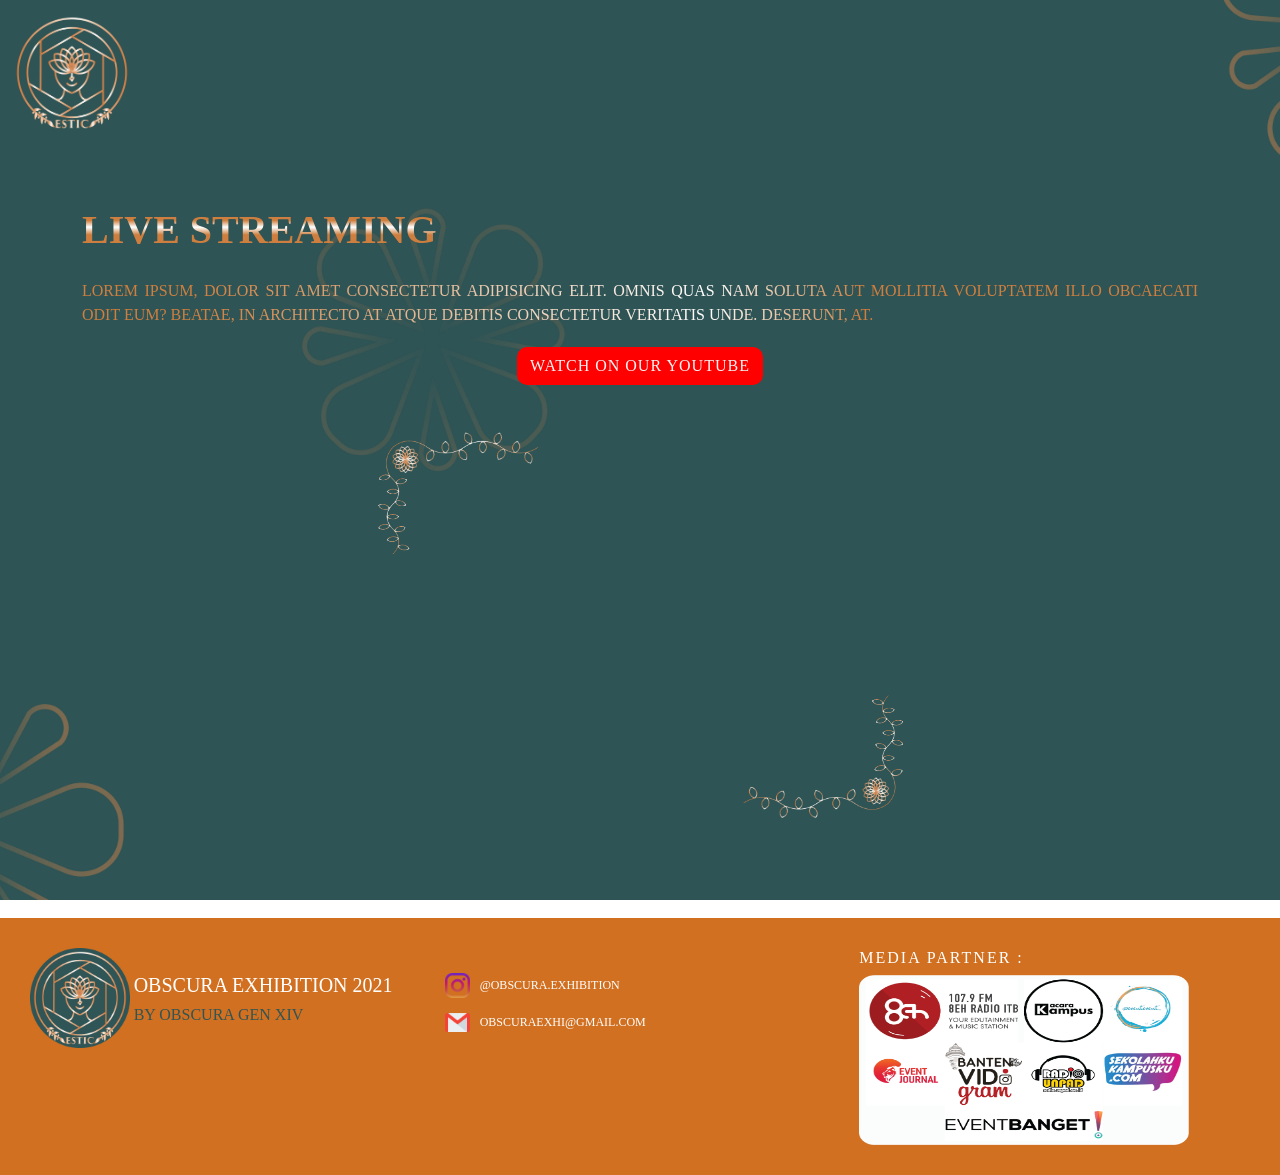
<file: exhibition/live-streaming/index.html>
<!DOCTYPE html>
<html lang="en">
  <head>
    <meta charset="UTF-8" />
    <meta http-equiv="X-UA-Compatible" content="IE=edge" />
    <meta name="viewport" content="width=device-width, initial-scale=1.0" />
    <title>Obscura Exhibition Estic</title>
    <link rel="icon" href="./../icon.ico">
    
    <!-- Latest compiled and minified CSS -->
    <link href="https://cdn.jsdelivr.net/npm/bootstrap@5.0.0-beta2/dist/css/bootstrap.min.css" rel="stylesheet" integrity="sha384-BmbxuPwQa2lc/FVzBcNJ7UAyJxM6wuqIj61tLrc4wSX0szH/Ev+nYRRuWlolflfl" crossorigin="anonymous" />
    <link rel="stylesheet" href="events_streaming.css">

    <!-- jQuery library -->
    <script src="https://ajax.googleapis.com/ajax/libs/jquery/3.5.1/jquery.min.js"></script>

    <!-- Latest compiled JavaScript -->
    <script src="https://cdn.jsdelivr.net/npm/bootstrap@5.0.0-beta2/dist/js/bootstrap.bundle.min.js" integrity="sha384-b5kHyXgcpbZJO/tY9Ul7kGkf1S0CWuKcCD38l8YkeH8z8QjE0GmW1gYU5S9FOnJ0" crossorigin="anonymous"></script>

  </head>
  <body class="bg">
    <nav class="navbar navbar-expand-lg navbar-dark">
      <div class="container-fluid">
        <a class="navbar-brand" href="./../.."><img style="height: 7.5rem;" src="./../../img/logo without bg.png" alt="logo"></a>
      </div>
    </nav>
    <div class="container">
      <div class="row">
        <div class="col-xxl-6" style="margin-top: 60px;">
            <h1 class="bodyTextGold1" style="text-align: left; font-weight: 900;">LIVE STREAMING</h1>
            <p class="bodyTextGold" style="text-align: justify; margin-top: 25px;">Lorem ipsum, dolor sit amet consectetur adipisicing elit. Omnis quas nam soluta aut mollitia voluptatem illo obcaecati odit eum? Beatae, in architecto at atque debitis consectetur veritatis unde. Deserunt, at.</p>
            <div style="text-align: center;">
              <a target="_blank" href="https://www.youtube.com/channel/UCIqCG26CwjdO7PVRssmxa3A" class="btn">
                WATCH ON OUR YOUTUBE
              </a>
            </div>
        </div>
        <div class="col-xxl-6 col-lg-12 border1">
          <div class="embed-responsive embed-responsive-21by9">
            <iframe class="embed-responsive-item sizing" src="https://www.youtube.com/embed/anEOT4PV16o?autoplay=0&fs=0&iv_load_policy=3&showinfo=0&rel=0&cc_load_policy=0&start=0&end=0&origin=https://youtubeembedcode.com" allowfullscreen></iframe>
          </div>
        </div>
      </div>
    </div>  
    <br><br><br><br>
    <!-- Footer -->
<div class="footer">
  <div class="row">
    <div class="col-md-4" style="">
      <div class="row">
        <div class="col-xl-3">
          <img src="./../../img/logo.png" alt="obscura" style="height: 100px;">
        </div>
        <div class="col-xl-9">
          <h5 style="margin-top: 25px; ">OBSCURA EXHIBITION 2021</h5>
          <h6 style="color: #305556;">BY OBSCURA GEN XIV</h6>
        </div>
      </div>
    </div>
    <div class="col-md-4 ">
      <div class="ms-auto" style="margin-top: 25px;">
        <div class="d-flex">
          <img src="../../img/instagram.png" alt="obscura" style="height: 25px;">
          <p style="font-size: 12px; margin-top: 3px; margin-left: 10px;">@OBSCURA.EXHIBITION</p>
        </div>
        <div class="d-flex">
          <img src="../../img/gmail.png" alt="obscura" style="height: 25px;">
          <p style="font-size: 12px; margin-top: 3px; margin-left: 10px;"> obscuraexhi@gmail.com</p>
        </div>
      </div>

    </div>
    <div class="col-md-4">
      <h6 style="letter-spacing: 2px;">MEDIA PARTNER : </h6>
      <img class="mediapartner" src="../../img/FOOTER _ MEDIA PARTNER/media partner.png" alt="media partner">
    </div>
  </div>
    
</div>
<!-- Footer -->
  </body>
</html>
</file>
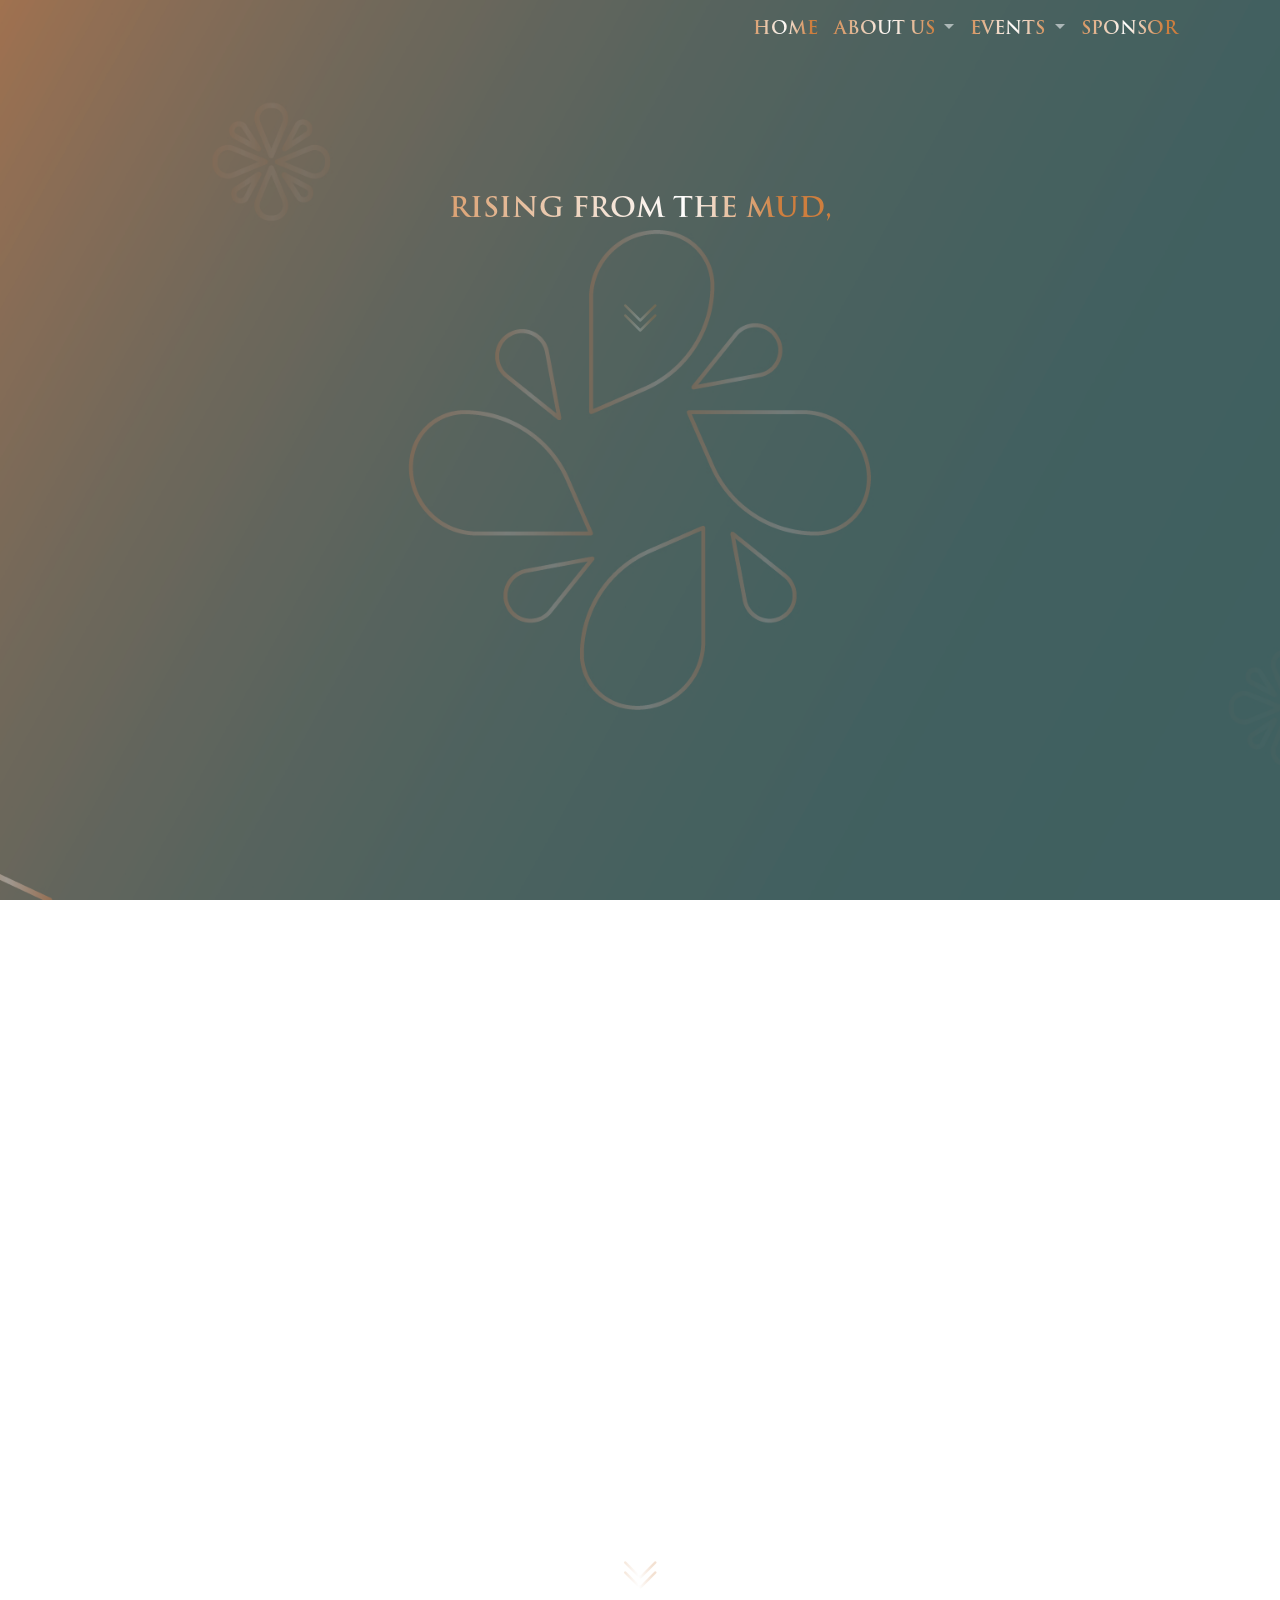
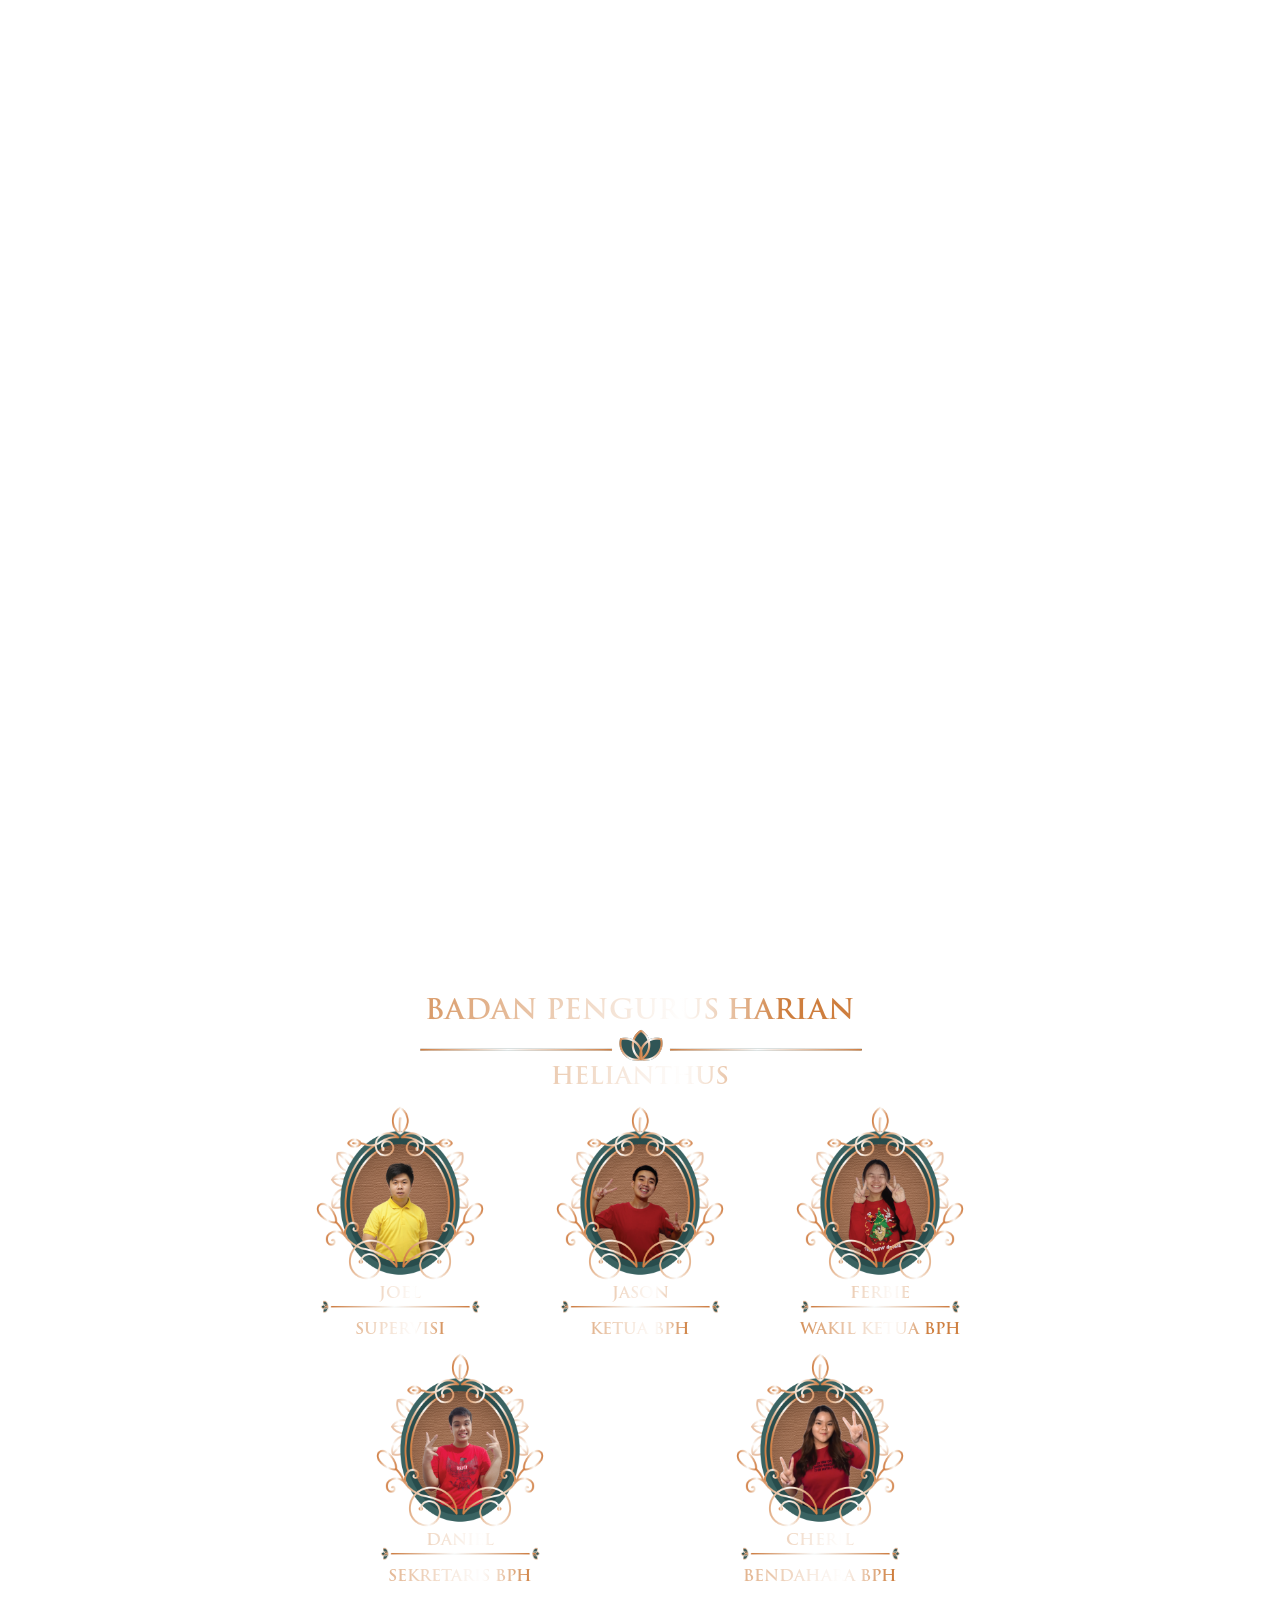
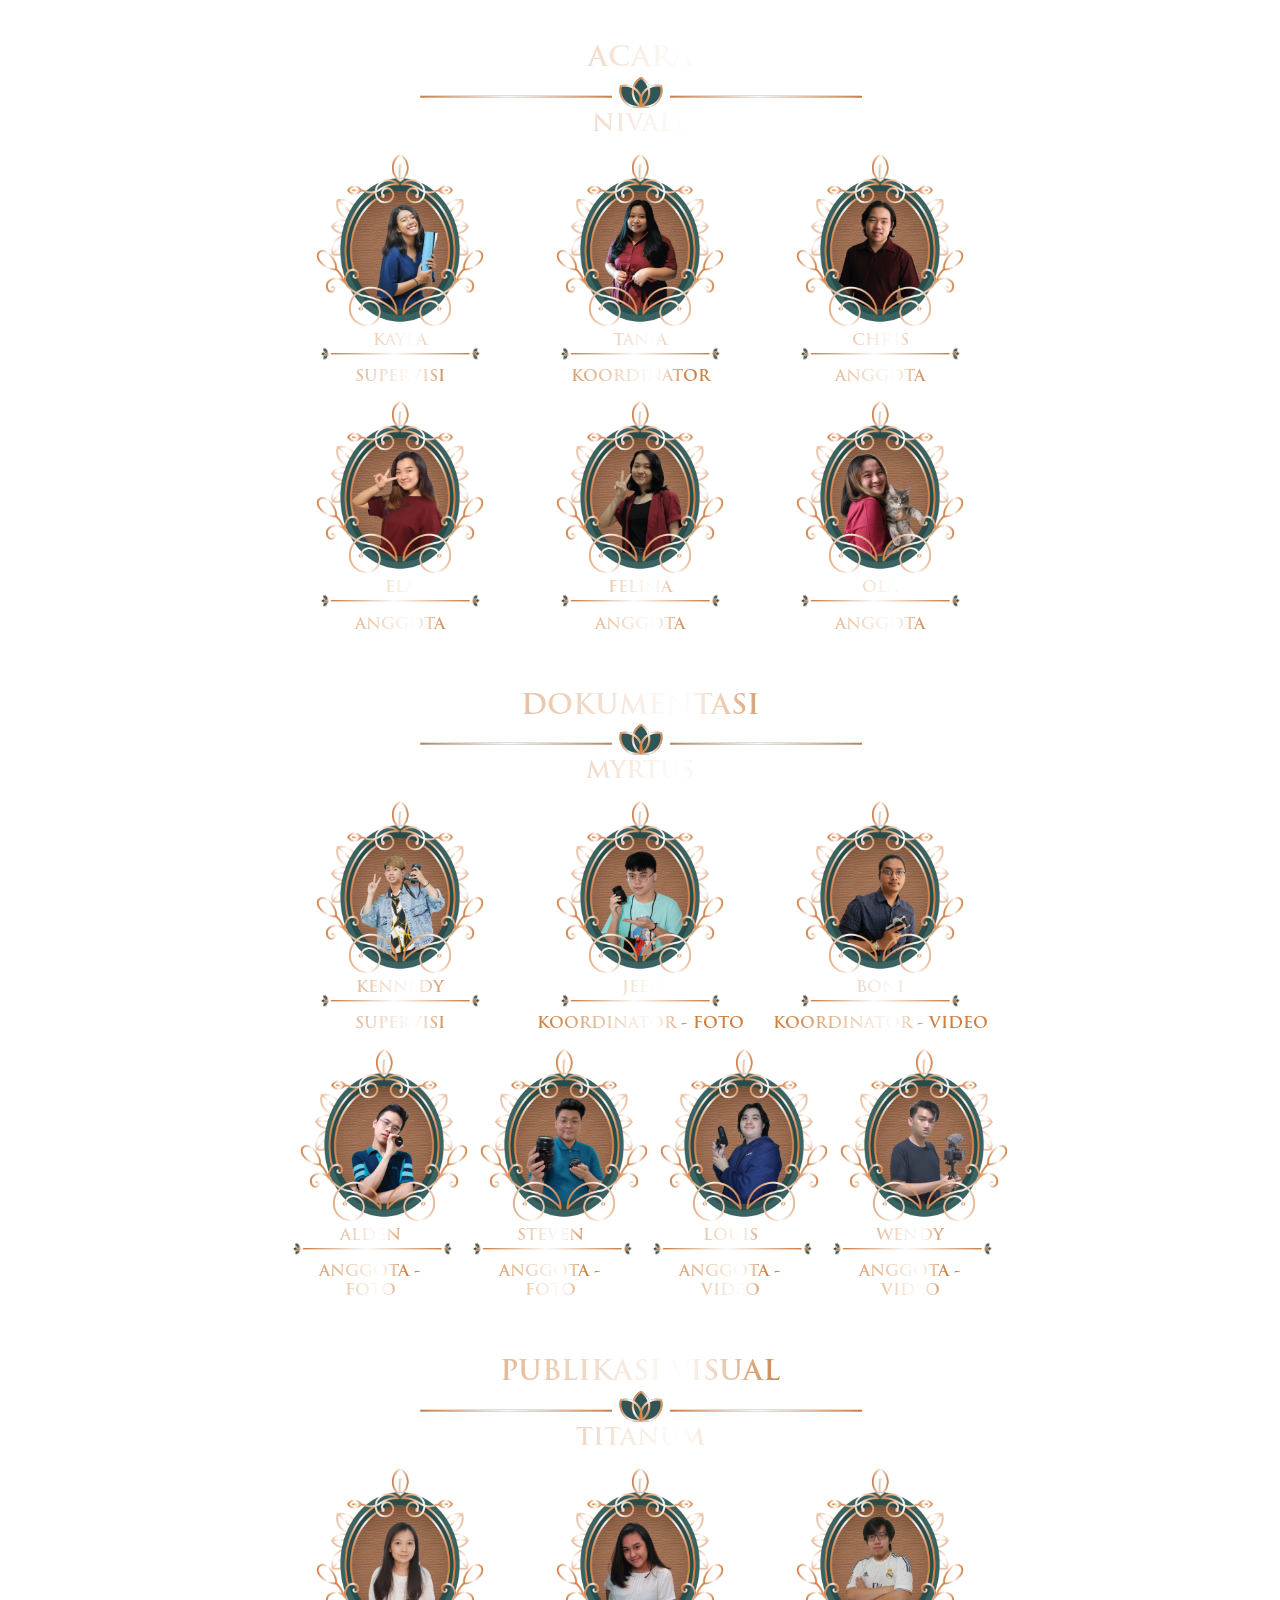
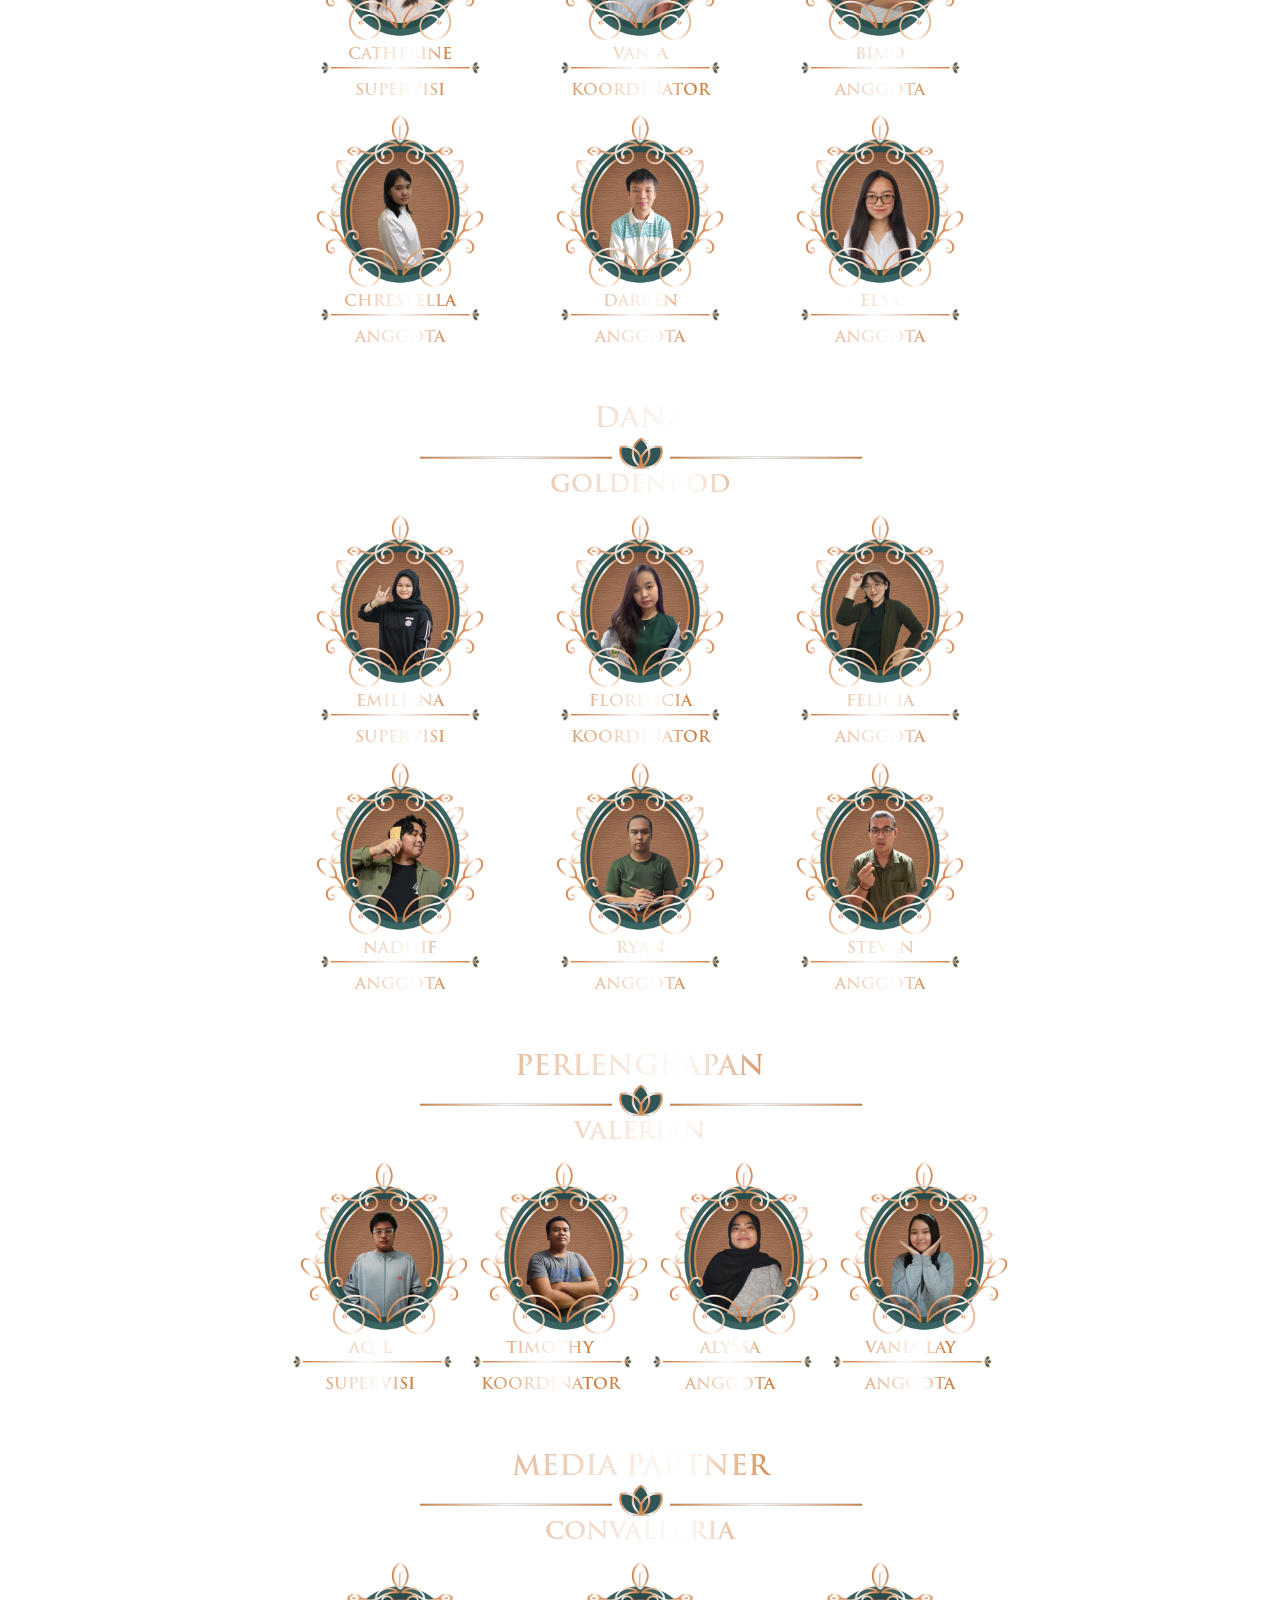
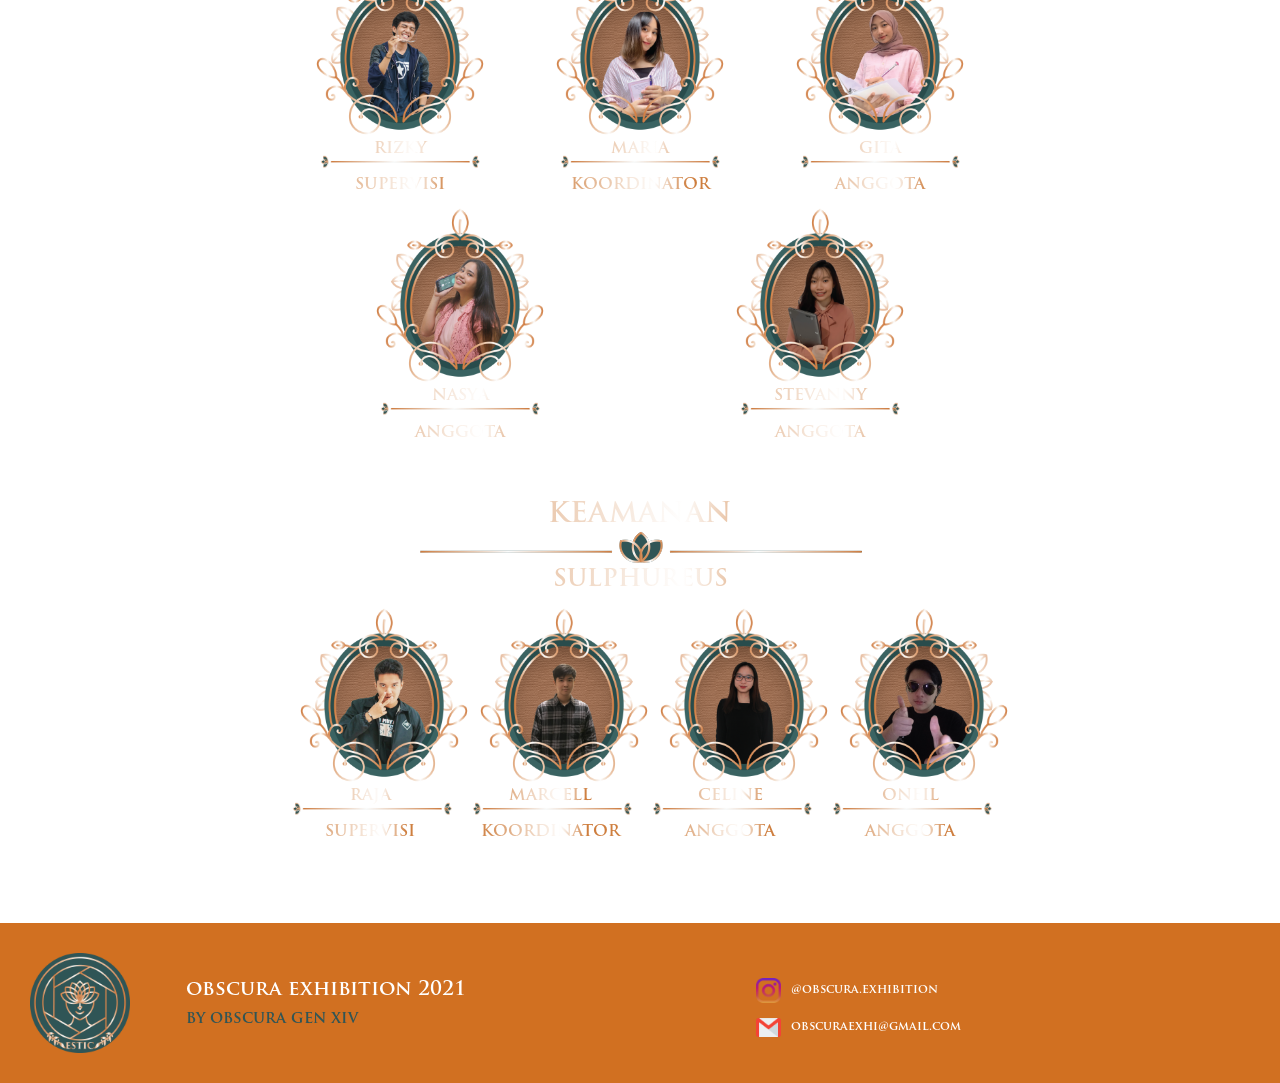
<file: about/comitee.html>
<!DOCTYPE html>
<html lang="en">
  <head>
    <meta charset="UTF-8" />
    <meta http-equiv="X-UA-Compatible" content="IE=edge" />
    <meta name="viewport" content="width=device-width, initial-scale=1.0" />
    <title>About Committee</title>
    <link rel="icon" href="./../icon.ico">

    <!-- Latest compiled and minified CSS -->
    <link href="https://cdn.jsdelivr.net/npm/bootstrap@5.0.0-beta2/dist/css/bootstrap.min.css" rel="stylesheet" integrity="sha384-BmbxuPwQa2lc/FVzBcNJ7UAyJxM6wuqIj61tLrc4wSX0szH/Ev+nYRRuWlolflfl" crossorigin="anonymous" />
    <link rel="stylesheet" href="https://cdn.jsdelivr.net/npm/bootstrap-icons@1.4.1/font/bootstrap-icons.css">
    <link rel="stylesheet" href="aboutUS_COMITEE.css">

    <!-- jQuery library -->
    <script src="https://ajax.googleapis.com/ajax/libs/jquery/3.5.1/jquery.min.js"></script>

    <!-- Latest compiled JavaScript -->
    <script src="https://cdn.jsdelivr.net/npm/bootstrap@5.0.0-beta2/dist/js/bootstrap.bundle.min.js" integrity="sha384-b5kHyXgcpbZJO/tY9Ul7kGkf1S0CWuKcCD38l8YkeH8z8QjE0GmW1gYU5S9FOnJ0" crossorigin="anonymous"></script>

    <link href="https://unpkg.com/aos@2.3.1/dist/aos.css" rel="stylesheet">
    <script src="https://unpkg.com/aos@2.3.1/dist/aos.js"></script>
  </head>
  <body class="bg">
    <!-- Start Navbar -->
    <div class="container">
      <nav class="navbar navbar-expand-lg navbar-dark">
        <div class="container">
          <button class="navbar-toggler" type="button" data-bs-toggle="collapse" data-bs-target="#navbarNav" aria-controls="navbarNav" aria-expanded="false" aria-label="Toggle navigation">
            <span class="navbar-toggler-icon"></span>
          </button>
          <div class="collapse navbar-collapse" id="navbarNav">
            <ul class="navbar-nav ms-auto">
              <li class="nav-item fontGoldNav">
                <a class="nav-link active" aria-current="page" href="./../index.html">Home</a>
              </li>
              <li class="nav-item dropdown ">
                <a class="nav-link dropdown-toggle fontGoldNav" href="" id="navbarDropdownMenuLink" role="button" data-bs-toggle="dropdown" aria-expanded="false">
                  About Us
                </a>
                <ul class="dropdown-menu" aria-labelledby="navbarDropdownMenuLink">
                  <li><a class="dropdown-item" href="comitee.html">OUR COMMITTEE</a></li>
                  <li><a class="dropdown-item" href="estic.html">ESTIC</a></li>
                  <li><a class="dropdown-item" href="index.html">OBSCURA</a></li>
                </ul>
              </li>
              <li class="nav-item dropdown ">
                <a class="nav-link dropdown-toggle fontGoldNav" href="" id="navbarDropdownMenuLink" role="button" data-bs-toggle="dropdown" aria-expanded="false">
                  Events
                </a>
                <ul class="dropdown-menu" aria-labelledby="navbarDropdownMenuLink">
                  <li><a class="dropdown-item" href="./../exhibition/competition.html">COMPETITION</a></li>
                  <li><a class="dropdown-item" href="./../exhibition">GALLERY</a></li>
                  <li><a class="dropdown-item" href="./../exhibition/live-streaming.html">STREAMING</a></li>
                </ul>
              </li>
              <li class="nav-item fontGoldNav">
                <a class="nav-link" href="#">SPONSOR</a>
              </li>
            </ul>
          </div>
        </div>
      </nav>
    <!-- Navbar End -->
    <div class="container" style="margin-top: 120px; text-align: center;">
        <div class="row" style="text-align: center;">
            <div class="col-lg-8 offset-lg-2" style="text-align: center;">

              <div class="container bodyTextGold" style="text-align: center;">
                <div class="row" style="text-align: center;">
                  <div class="col-md-12" style="padding-bottom: 50px;text-align: center;">
                    <h3 id="atas1" class="bodyTextGold" style="font-weight: 800; padding: 15px;">rising from the mud,</h3>
                    <h3 id="atas2" class="bodyTextGold" style="font-weight: 800; padding: 15px;">blooming with the best of efforts,</h3>
                    <h3 id="atas3" class="bodyTextGold" style="font-weight: 800; padding: 15px;">to give you a space for expressing yourselves</h3>
                  </div>
                  <div class="col-12" >
                    <div id="scroll" class="scrollCont">
                      <a href="#commitee">
                        <i class="bi bi-chevron-double-down scroll"></i>
                      </a>
                    </div>
                  </div>
                </div>
                <div class="row">
                  <div class="col-md-12" style="padding-top: 0px;">
                    <div data-aos-duration="1000" data-aos-easing="ease-in-out" data-aos-delay="2000" data-aos="fade-left" style="margin-top: 790px;">
                      <div>
                        <a href="./../index.html"><img id="commitee" style="height:17rem;" src="../img/logo without bg.png" alt="logo"></a> 
                        <div data-aos-duration="100" data-aos-easing="ease-in-out" data-aos-delay="1000" data-aos="fade-right">
                          <h3 id="atas5" class="bodyTextGold" style="font-weight: 800; padding: 15px;">meet the comittee</h3>
                        </div>
                      </div>
                    </div>
                    <br><br><br>
                    <div class="scrollCont1">
                      <a href="#panitia">
                        <i class="bi bi-chevron-double-down scroll"></i>
                      </a>
                    </div>
                    <br><br><br><br>
                  </div>
                </div>
                
                  <div id="panitia" style="margin-top: 790px;">
                    <!-- BPH -->
                    <div class="row">
                      <div class="col">
                        <h3 style="font-weight: 800;">BADAN PENGURUS HARIAN</h3>
                        <img src="../img/COMMITTEE PAGE/pict1.png" style="margin-top: -15px; max-width: 100%;">
                        <h4 style="font-weight: 800;">HELIANTHUS</h4>
                      </div>
                    </div>
                    <div class="row">
                        <div class="col bodyTextGold">
                          <img style="height:11.5rem" src="../img/COMMITTEE PAGE/HELIANTHUS - BPH/JOEL_SUPERVISI.png" />
                          <h6 style="font-weight: 800;">JOEL</h6>
                          <img src="../img/COMMITTEE PAGE/pict2.png" style="margin-top: -33px; width: 160px; height: 15px;">
                          <h6 style="font-weight: 500; margin-top: -15px;">SUPERVISI</h6>
                        </div>
                        <div class="col bodyTextGold">
                          <img style="height:11.5rem" src="./../img/COMMITTEE PAGE/HELIANTHUS - BPH/JASON_KETUA BPH.png" />
                          <h6 style="font-weight: 800;">JASON</h6>
                          <img src="../img/COMMITTEE PAGE/pict2.png" style="margin-top: -33px; width: 160px; height: 15px;">
                          <h6 style="font-weight: 500; margin-top: -15px;">KETUA BPH</h6>
                        </div>
                        <div class="col bodyTextGold">
                          <img style="height:11.5rem" src="../img/COMMITTEE PAGE/HELIANTHUS - BPH/FERBIE_WAKIL KETUA BPH.png" />
                          <h6 style="font-weight: 800;">FERBIE</h6>
                          <img src="../img/COMMITTEE PAGE/pict2.png" style="margin-top: -33px; width: 160px; height: 15px;">
                          <h6 style="font-weight: 500; margin-top: -15px;">WAKIL KETUA BPH</h6>
                        </div>
                        <div class="col bodyTextGold">
                          <img style="height:11.5rem" src="../img/COMMITTEE PAGE/HELIANTHUS - BPH/DANIEL_SEKERTARIS BPH.png" />
                          <h6 style="font-weight: 800;">DANIEL</h6>
                          <img src="../img/COMMITTEE PAGE/pict2.png" style="margin-top: -33px; width: 160px; height: 15px;">
                          <h6 style="font-weight: 500; margin-top: -15px;">SEKRETARIS BPH</h6>
                        </div>
                        <div class="col bodyTextGold" >
                            <img style="height:11.5rem" src="../img/COMMITTEE PAGE/HELIANTHUS - BPH/CHERIL_BENDAHARA BPH.png" />
                            <h6 style="font-weight: 800;">CHERIL</h6>
                            <img src="../img/COMMITTEE PAGE/pict2.png" style="margin-top: -33px; width: 160px; height: 15px;">
                            <h6 style="font-weight: 500; margin-top: -15px;">BENDAHARA BPH</h6>
                        </div>
                    </div>

                    <br><br>

                     <!-- Acara -->
                     <div class="row">
                      <div class="col">
                        <h3 style="font-weight: 800;">ACARA</h3>
                        <img src="../img/COMMITTEE PAGE/pict1.png" style="margin-top: -15px; max-width: 100%;">
                        <h4 style="font-weight: 800;">NIVALE</h4>
                      </div>
                    </div>
                    <div class="row">
                        <div class="col bodyTextGold">
                            <img style="height:11.5rem" src="../img/COMMITTEE PAGE/NIVALE - ACARA/KAYLA_SUPERVISI.png" />
                            <h6 style="font-weight: 800;">KAYLA</h6>
                            <img src="../img/COMMITTEE PAGE/pict2.png" style="margin-top: -33px; width: 160px; height: 15px;">
                            <h6 style="font-weight: 500; margin-top: -15px;">SUPERVISI</h6>
                        </div>
                        <div class="col bodyTextGold">
                            <img style="height:11.5rem" src="../img/COMMITTEE PAGE/NIVALE - ACARA/TANIA_KOORDINATOR.png" />
                            <h6 style="font-weight: 800;">TANIA</h6>
                            <img src="../img/COMMITTEE PAGE/pict2.png" style="margin-top: -33px; width: 160px; height: 15px;">
                            <h6 style="font-weight: 500; margin-top: -15px;">KOORDINATOR</h6>
                        </div>
                        <div class="col bodyTextGold">
                            <img style="height:11.5rem" src="../img/COMMITTEE PAGE/NIVALE - ACARA/CHRIS_ANGGOTA.png" />
                            <h6 style="font-weight: 800;">CHRIS</h6>
                            <img src="../img/COMMITTEE PAGE/pict2.png" style="margin-top: -33px; width: 160px; height: 15px;">
                            <h6 style="font-weight: 500; margin-top: -15px;">ANGGOTA</h6>
                        </div>
                        <div class="col bodyTextGold">
                            <img style="height:11.5rem" src="../img/COMMITTEE PAGE/NIVALE - ACARA/ELA_ANGGOTA.png" />
                            <h6 style="font-weight: 800;">ELA</h6>
                            <img src="../img/COMMITTEE PAGE/pict2.png" style="margin-top: -33px; width: 160px; height: 15px;">
                            <h6 style="font-weight: 500; margin-top: -15px;">ANGGOTA</h6>
                        </div>
                        <div class="col bodyTextGold">
                            <img style="height:11.5rem" src="../img/COMMITTEE PAGE/NIVALE - ACARA/FELISIA_ANGGOTA.png" />
                            <h6 style="font-weight: 800;">FELISIA</h6><img src="../img/COMMITTEE PAGE/pict2.png" style="margin-top: -33px; width: 160px; height: 15px;">
                            <h6 style="font-weight: 500; margin-top: -15px;">ANGGOTA</h6>
                        </div>
                        <div class="col bodyTextGold">
                          <img style="height:11.5rem" src="../img/COMMITTEE PAGE/NIVALE - ACARA/OLA_ANGGOTA.png" />
                          <h6 style="font-weight: 800;">OLA</h6><img src="../img/COMMITTEE PAGE/pict2.png" style="margin-top: -33px; width: 160px; height: 15px;">
                          <h6 style="font-weight: 500; margin-top: -15px;">ANGGOTA</h6>
                      </div>
                    </div>
                    <br><br>
                    <!-- Dokumentasi-->
                    <div class="row">
                      <div class="col">
                        <h3 style="font-weight: 800;">DOKUMENTASI</h3>
                        <img src="../img/COMMITTEE PAGE/pict1.png" style="margin-top: -15px; max-width: 100%;">
                        <h4 style="font-weight: 800;">MYRTUS</h4>
                      </div>
                    </div>
                    <div class="row">
                        <div class="col-md-4 bodyTextGold">
                            <img style="height:11.5rem" src="../img/COMMITTEE PAGE/MYRTUS - DOKUMENTASI/KENNEDY_SUPERVISI.png" />
                            <h6 style="font-weight: 800;">KENNEDY</h6>
                            <img src="../img/COMMITTEE PAGE/pict2.png" style="margin-top: -33px; width: 160px; height: 15px;">
                            <h6 style="font-weight: 500; margin-top: -15px;">SUPERVISI</h6>
                        </div>
                        <div class="col-md-4 bodyTextGold">
                          <img style="height:11.5rem" src="../img/COMMITTEE PAGE/MYRTUS - DOKUMENTASI/FOTO/JEFF_KOORDINATOR.png" />
                          <h6 style="font-weight: 800;">JEFF</h6>
                          <img src="../img/COMMITTEE PAGE/pict2.png" style="margin-top: -33px; width: 160px; height: 15px;">
                          <h6 style="font-weight: 500; margin-top: -15px;">KOORDINATOR - FOTO</h6>
                        </div>
                        <div class="col-md-4 bodyTextGold">
                          <img style="height:11.5rem" src="../img/COMMITTEE PAGE/MYRTUS - DOKUMENTASI/VIDEO/BONI_KOORDINATOR.png" />
                          <h6 style="font-weight: 800;">BONI</h6>
                          <img src="../img/COMMITTEE PAGE/pict2.png" style="margin-top: -33px; width: 160px; height: 15px;">
                          <h6 style="font-weight: 500; margin-top: -15px;">KOORDINATOR - VIDEO</h6>
                      </div>
                        <div class="col-md-4 col-xl-3 bodyTextGold">
                            <img style="height:11.5rem" src="../img/COMMITTEE PAGE/MYRTUS - DOKUMENTASI/FOTO/ALDEN_ANGGOTA.png" />
                            <h6 style="font-weight: 800;">ALDEN</h6>
                            <img src="../img/COMMITTEE PAGE/pict2.png" style="margin-top: -33px; width: 160px; height: 15px;">
                            <h6 style="font-weight: 500; margin-top: -15px;">ANGGOTA - FOTO</h6>
                        </div>
                        <div class="col-md-4 col-xl-3 bodyTextGold">
                            <img style="height:11.5rem" src="../img/COMMITTEE PAGE/MYRTUS - DOKUMENTASI/FOTO/STEVEN_ANGGOTA.png" />
                            <h6 style="font-weight: 800;">STEVEN</h6>
                            <img src="../img/COMMITTEE PAGE/pict2.png" style="margin-top: -33px; width: 160px; height: 15px;">
                            <h6 style="font-weight: 500; margin-top: -15px;">ANGGOTA - FOTO</h6>
                        </div>
                        <div class="col-md-4 col-xl-3 bodyTextGold">
                            <img style="height:11.5rem" src="../img/COMMITTEE PAGE/MYRTUS - DOKUMENTASI/VIDEO/LOUIS_ANGGOTA.png" />
                            <h6 style="font-weight: 800;">LOUIS</h6>
                            <img src="../img/COMMITTEE PAGE/pict2.png" style="margin-top: -33px; width: 160px; height: 15px;">
                            <h6 style="font-weight: 500; margin-top: -15px;">ANGGOTA - VIDEO</h6>
                        </div>
                        <div class="col col-xl-3 bodyTextGold">
                            <img style="height:11.5rem" src="../img/COMMITTEE PAGE/MYRTUS - DOKUMENTASI/VIDEO/WENDY_ANGGOTA.png" />
                            <h6 style="font-weight: 800;">WENDY</h6>
                            <img src="../img/COMMITTEE PAGE/pict2.png" style="margin-top: -33px; width: 160px; height: 15px;">
                            <h6 style="font-weight: 500; margin-top: -15px;">ANGGOTA - VIDEO</h6>
                        </div>
                    </div>

                    <br><br>
                    <!-- Publikasi Visual-->
                    <div class="row">
                      <div class="col">
                        <h3 style="font-weight: 800;">PUBLIKASI VISUAL</h3>
                        <img src="../img/COMMITTEE PAGE/pict1.png" style="margin-top: -15px; max-width: 100%;">
                        <h4 style="font-weight: 800;">TITANUM</h4>
                      </div>
                    </div>
                    <div class="row">
                        <div class="col bodyTextGold">
                            <img style="height:11.5rem" src="../img/COMMITTEE PAGE/TITANUM - PUBLIKASI VISUAL/CATHERINE_SUPERVISI.png" />
                            <h6 style="font-weight: 800;">CATHERINE</h6>
                            <img src="../img/COMMITTEE PAGE/pict2.png" style="margin-top: -33px; width: 160px; height: 15px;">
                            <h6 style="font-weight: 500; margin-top: -15px;">SUPERVISI</h6>
                        </div>
                        <div class="col bodyTextGold">
                            <img style="height:11.5rem" src="../img/COMMITTEE PAGE/TITANUM - PUBLIKASI VISUAL/VANIA_KOORDINATOR.png" />
                            <h6 style="font-weight: 800;">VANIA</h6>
                            <img src="../img/COMMITTEE PAGE/pict2.png" style="margin-top: -33px; width: 160px; height: 15px;">
                            <h6 style="font-weight: 500; margin-top: -15px;">KOORDINATOR</h6>
                        </div>
                        <div class="col bodyTextGold">
                            <img style="height:11.5rem" src="../img/COMMITTEE PAGE/TITANUM - PUBLIKASI VISUAL/BIMO_ANGGOTA.png" />
                            <h6 style="font-weight: 800;">BIMO</h6>
                            <img src="../img/COMMITTEE PAGE/pict2.png" style="margin-top: -33px; width: 160px; height: 15px;">
                            <h6 style="font-weight: 500; margin-top: -15px;">ANGGOTA</h6>
                        </div>
                        <div class="col bodyTextGold">
                            <img style="height:11.5rem" src="../img/COMMITTEE PAGE/TITANUM - PUBLIKASI VISUAL/CHRESTELLA_ANGGOTA.png" />
                            <h6 style="font-weight: 800;">CHRESTELLA</h6>
                            <img src="../img/COMMITTEE PAGE/pict2.png" style="margin-top: -33px; width: 160px; height: 15px;">
                            <h6 style="font-weight: 500; margin-top: -15px;">ANGGOTA</h6>
                        </div>
                        <div class="col bodyTextGold">
                            <img style="height:11.5rem" src="../img/COMMITTEE PAGE/TITANUM - PUBLIKASI VISUAL/DARREN_ANGGOTA.png" />
                            <h6 style="font-weight: 800;">DARREN</h6>
                            <img src="../img/COMMITTEE PAGE/pict2.png" style="margin-top: -33px; width: 160px; height: 15px;">
                            <h6 style="font-weight: 500; margin-top: -15px;">ANGGOTA</h6>
                        </div>
                        <div class="col bodyTextGold">
                            <img style="height:11.5rem" src="../img/COMMITTEE PAGE/TITANUM - PUBLIKASI VISUAL//ELSA_ANGGOTA.png" />
                            <h6 style="font-weight: 800;">ELSA</h6>
                            <img src="../img/COMMITTEE PAGE/pict2.png" style="margin-top: -33px; width: 160px; height: 15px;">
                            <h6 style="font-weight: 500; margin-top: -15px;">ANGGOTA</h6>
                        </div>
                    </div>

                    <br><br>
                    <!-- DANA -->
                    <div class="row">
                      <div class="col">
                        <h3 style="font-weight: 800;">DANA</h3>
                        <img src="../img/COMMITTEE PAGE/pict1.png" style="margin-top: -15px; max-width: 100%;">
                        <h4 style="font-weight: 800;">GOLDENROD</h4>
                      </div>
                    </div>
                    <div class="row">
                        <div class="col bodyTextGold">
                            <img style="height:11.5rem" src="../img/COMMITTEE PAGE/GOLDENROD - DANA/EMILIANA_SUPERVISI.png" />
                            <h6 style="font-weight: 800;">EMILIANA</h6>
                            <img src="../img/COMMITTEE PAGE/pict2.png" style="margin-top: -33px; width: 160px; height: 15px;">
                            <h6 style="font-weight: 500; margin-top: -15px;">SUPERVISI</h6>
                        </div>
                        <div class="col bodyTextGold">
                            <img style="height:11.5rem" src="../img/COMMITTEE PAGE/GOLDENROD - DANA/FLORENCIA_KOORDINATOR.png" />
                            <h6 style="font-weight: 800;">FLORENCIA</h6>
                            <img src="../img/COMMITTEE PAGE/pict2.png" style="margin-top: -33px; width: 160px; height: 15px;">
                            <h6 style="font-weight: 500; margin-top: -15px;">KOORDINATOR</h6>
                        </div>
                        <div class="col bodyTextGold">
                            <img style="height:11.5rem" src="../img/COMMITTEE PAGE/GOLDENROD - DANA/FELICIA_ANGGOTA.png" />
                            <h6 style="font-weight: 800;">FELICIA</h6>
                            <img src="../img/COMMITTEE PAGE/pict2.png" style="margin-top: -33px; width: 160px; height: 15px;">
                            <h6 style="font-weight: 500; margin-top: -15px;">ANGGOTA</h6>
                        </div>
                        <div class="col bodyTextGold">
                            <img style="height:11.5rem" src="../img/COMMITTEE PAGE/GOLDENROD - DANA/NADHIF_ANGGOTA.png" />
                            <h6 style="font-weight: 800;">NADHIF</h6>
                            <img src="../img/COMMITTEE PAGE/pict2.png" style="margin-top: -33px; width: 160px; height: 15px;">
                            <h6 style="font-weight: 500; margin-top: -15px;">ANGGOTA</h6>
                        </div>
                        <div class="col bodyTextGold">
                            <img style="height:11.5rem" src="../img/COMMITTEE PAGE/GOLDENROD - DANA/RYAN_ANGGOTA.png" />
                            <h6 style="font-weight: 800;">RYAN</h6>
                            <img src="../img/COMMITTEE PAGE/pict2.png" style="margin-top: -33px; width: 160px; height: 15px;">
                            <h6 style="font-weight: 500; margin-top: -15px;">ANGGOTA</h6>
                        </div>
                        <div class="col bodyTextGold">
                            <img style="height:11.5rem" src="../img/COMMITTEE PAGE/GOLDENROD - DANA/STEVAN_ANGGOTA.png" />
                            <h6 style="font-weight: 800;">STEVAN</h6>
                            <img src="../img/COMMITTEE PAGE/pict2.png" style="margin-top: -33px; width: 160px; height: 15px;">
                            <h6 style="font-weight: 500; margin-top: -15px;">ANGGOTA</h6>
                        </div>
                    </div>

                    <br><br>
                     <!-- Perlengkapan -->
                    <div class="row">
                      <div class="col">
                        <h3 style="font-weight: 800;">PERLENGKAPAN</h3>
                        <img src="../img/COMMITTEE PAGE/pict1.png" style="margin-top: -15px; max-width: 100%;">
                        <h4 style="font-weight: 800;">VALERIAN</h4>
                      </div>
                    </div>
                    <div class="row">
                        <div class="col col-xl-3 bodyTextGold">
                            <img style="height:11.5rem" src="../img/COMMITTEE PAGE/VALERIAN - PERLENGKAPAN/AQIL_SUPERVISI.png" />
                            <h6 style="font-weight: 800;">AQIL</h6>
                            <img src="../img/COMMITTEE PAGE/pict2.png" style="margin-top: -33px; width: 160px; height: 15px;">
                            <h6 style="font-weight: 500; margin-top: -15px;">SUPERVISI</h6>
                        </div>
                        <div class="col col-xl-3 bodyTextGold">
                            <img style="height:11.5rem" src="../img/COMMITTEE PAGE/VALERIAN - PERLENGKAPAN/TIMOTHY_KOORDINATOR.png" />
                            <h6 style="font-weight: 800;">TIMOTHY</h6>
                            <img src="../img/COMMITTEE PAGE/pict2.png" style="margin-top: -33px; width: 160px; height: 15px;">
                            <h6 style="font-weight: 500; margin-top: -15px;">KOORDINATOR</h6>
                        </div>
                        <div class="col col-xl-3 bodyTextGold">
                            <img style="height:11.5rem" src="../img/COMMITTEE PAGE/VALERIAN - PERLENGKAPAN/ALYSSA_ANGGOTA.png" />
                            <h6 style="font-weight: 800;">ALYSSA</h6>
                            <img src="../img/COMMITTEE PAGE/pict2.png" style="margin-top: -33px; width: 160px; height: 15px;">
                            <h6 style="font-weight: 500; margin-top: -15px;">ANGGOTA</h6>
                        </div>
                        <div class="col col-xl-3 bodyTextGold">
                            <img style="height:11.5rem" src="../img/COMMITTEE PAGE/VALERIAN - PERLENGKAPAN/VANIA LAY_ANGGOTA.png" />
                            <h6 style="font-weight: 800;">VANIA LAY</h6>
                            <img src="../img/COMMITTEE PAGE/pict2.png" style="margin-top: -33px; width: 160px; height: 15px;">
                            <h6 style="font-weight: 500; margin-top: -15px;">ANGGOTA</h6>
                        </div>
                    </div>
                    <br><br>
                    <!-- Media Partner -->
                    <div class="row">
                      <div class="col">
                        <h3 style="font-weight: 800;">Media Partner</h3>
                        <img src="../img/COMMITTEE PAGE/pict1.png" style="margin-top: -15px; max-width: 100%;">
                        <h4 style="font-weight: 800;">CONVALLARIA</h4>
                      </div>
                    </div>
                    <div class="row">
                        <div class="col bodyTextGold">
                            <img style="height:11.5rem" src="../img/COMMITTEE PAGE/CONVALLARIA - MEDIA PARTNER _ SPONSORSHIP/RIZKY_SUPERVISI.png"/>
                            <h6 style="font-weight: 800;">RIZKY</h6>
                            <img src="../img/COMMITTEE PAGE/pict2.png" style="margin-top: -33px; width: 160px; height: 15px;">
                            <h6 style="font-weight: 500; margin-top: -15px;">SUPERVISI</h6>
                        </div>
                        <div class="col bodyTextGold">
                            <img style="height:11.5rem" src="../img/COMMITTEE PAGE/CONVALLARIA - MEDIA PARTNER _ SPONSORSHIP/MARIA_KOORDINATOR.png" />
                            <h6 style="font-weight: 800;">MARIA</h6>
                            <img src="../img/COMMITTEE PAGE/pict2.png" style="margin-top: -33px; width: 160px; height: 15px;">
                            <h6 style="font-weight: 500; margin-top: -15px;">KOORDINATOR</h6>
                        </div>
                        <div class="col bodyTextGold">
                            <img style="height:11.5rem" src="../img/COMMITTEE PAGE/CONVALLARIA - MEDIA PARTNER _ SPONSORSHIP/GITA_ANGGOTA.png" />
                            <h6 style="font-weight: 800;">GITA</h6>
                            <img src="../img/COMMITTEE PAGE/pict2.png" style="margin-top: -33px; width: 160px; height: 15px;">
                            <h6 style="font-weight: 500; margin-top: -15px;">ANGGOTA</h6>
                        </div>
                        <div class="col bodyTextGold">
                            <img style="height:11.5rem" src="../img/COMMITTEE PAGE/CONVALLARIA - MEDIA PARTNER _ SPONSORSHIP/NASYA_ANGGOTA.png" />
                            <h6 style="font-weight: 800;">NASYA</h6>
                            <img src="../img/COMMITTEE PAGE/pict2.png" style="margin-top: -33px; width: 160px; height: 15px;">
                            <h6 style="font-weight: 500; margin-top: -15px;">ANGGOTA</h6>
                        </div>
                        <div class="col bodyTextGold">
                            <img style="height:11.5rem" src="../img/COMMITTEE PAGE/CONVALLARIA - MEDIA PARTNER _ SPONSORSHIP/STEVANNY_ANGGOTA.png" />
                            <h6 style="font-weight: 800;">STEVANNY</h6><img src="../img/COMMITTEE PAGE/pict2.png" style="margin-top: -33px; width: 160px; height: 15px;">
                            <h6 style="font-weight: 500; margin-top: -15px;">ANGGOTA</h6>
                        </div>
                    </div>
                    
                    <br><br>
                    <!-- KEAMANAN -->
                    <div class="row">
                      <div class="col">
                        <h3 style="font-weight: 800;">KEAMANAN</h3>
                        <img src="../img/COMMITTEE PAGE/pict1.png" style="margin-top: -15px; max-width: 100%;">
                        <h4 style="font-weight: 800;">SULPHUREUS</h4>
                      </div>
                    </div>
                    <div class="row">
                        <div class="col col-xl-3 bodyTextGold">
                            <img style="height:11.5rem" src="../img/COMMITTEE PAGE/SULPHUREUS - KEAMANAN/RAJA_SUPERVISI.png" />
                            <h6 style="font-weight: 800;">RAJA</h6>
                            <img src="../img/COMMITTEE PAGE/pict2.png" style="margin-top: -33px; width: 160px; height: 15px;">
                            <h6 style="font-weight: 500; margin-top: -15px;">SUPERVISI</h6>
                        </div>
                        <div class="col col-xl-3 bodyTextGold">
                          <img style="height:11.5rem" src="../img/COMMITTEE PAGE/SULPHUREUS - KEAMANAN/MARCELL_ANGGOTA.png" />
                          <h6 style="font-weight: 800;">MARCELL</h6>
                          <img src="../img/COMMITTEE PAGE/pict2.png" style="margin-top: -33px; width: 160px; height: 15px;">
                          <h6 style="font-weight: 500; margin-top: -15px;">KOORDINATOR</h6>
                        </div>
                        <div class="col col-xl-3 bodyTextGold">
                            <img style="height:11.5rem" src="../img/COMMITTEE PAGE/SULPHUREUS - KEAMANAN/CELINE_ANGGOTA.png" />
                            <h6 style="font-weight: 800;">CELINE</h6>
                            <img src="../img/COMMITTEE PAGE/pict2.png" style="margin-top: -33px; width: 160px; height: 15px;">
                            <h6 style="font-weight: 500; margin-top: -15px;">ANGGOTA</h6>
                        </div>
                        <div class="col col-xl-3 bodyTextGold">
                            <img style="height:11.5rem" src="../img/COMMITTEE PAGE/SULPHUREUS - KEAMANAN/ONEIL_ANGGOTA.png" />
                            <h6 style="font-weight: 800;">ONEIL</h6>
                            <img src="../img/COMMITTEE PAGE/pict2.png" style="margin-top: -33px; width: 160px; height: 15px;">
                            <h6 style="font-weight: 500; margin-top: -15px;">ANGGOTA</h6>
                        </div>
                    </div>
                  </div>

                    <br><br><br>
                </div>
            </div>
        </div>
        
    </div>
  </div>


<!-- Footer -->
<div class="footer" style="pos">
  <div class="row">
    <div class="col-md-6" style="">
      <div class="row">
        <div class="col-lg-3">
          <img src="./../img/logo.png" alt="obscura" style="height: 100px;">
        </div>
        <div class="col-lg-9">
          <h5 style="margin-top: 25px; ">OBSCURA EXHIBITION 2021</h5>
          <h6 style="color: #305556;">BY OBSCURA GEN XIV</h6>
        </div>
      </div>
    </div>
    <div class="col-md-5 offset-md-1">
      <div class="ms-auto" style="margin-top: 25px;">
        <div class="d-flex">
          <img src="../img/instagram.png" alt="obscura" style="height: 25px;">
          <p style="font-size: 12px; margin-top: 3px; margin-left: 10px;">@OBSCURA.EXHIBITION</p>
        </div>
        <div class="d-flex">
          <img src="../img/gmail.png" alt="obscura" style="height: 25px;">
          <p style="font-size: 12px; margin-top: 3px; margin-left: 10px;"> obscuraexhi@gmail.com</p>
        </div>
      </div>

    </div>
  </div>
    
</div>
<!-- Footer -->
    <script src="aboutUS_COMITEE.js"></script>
</body>
</html>
<script>
  AOS.init();
</script>
</file>
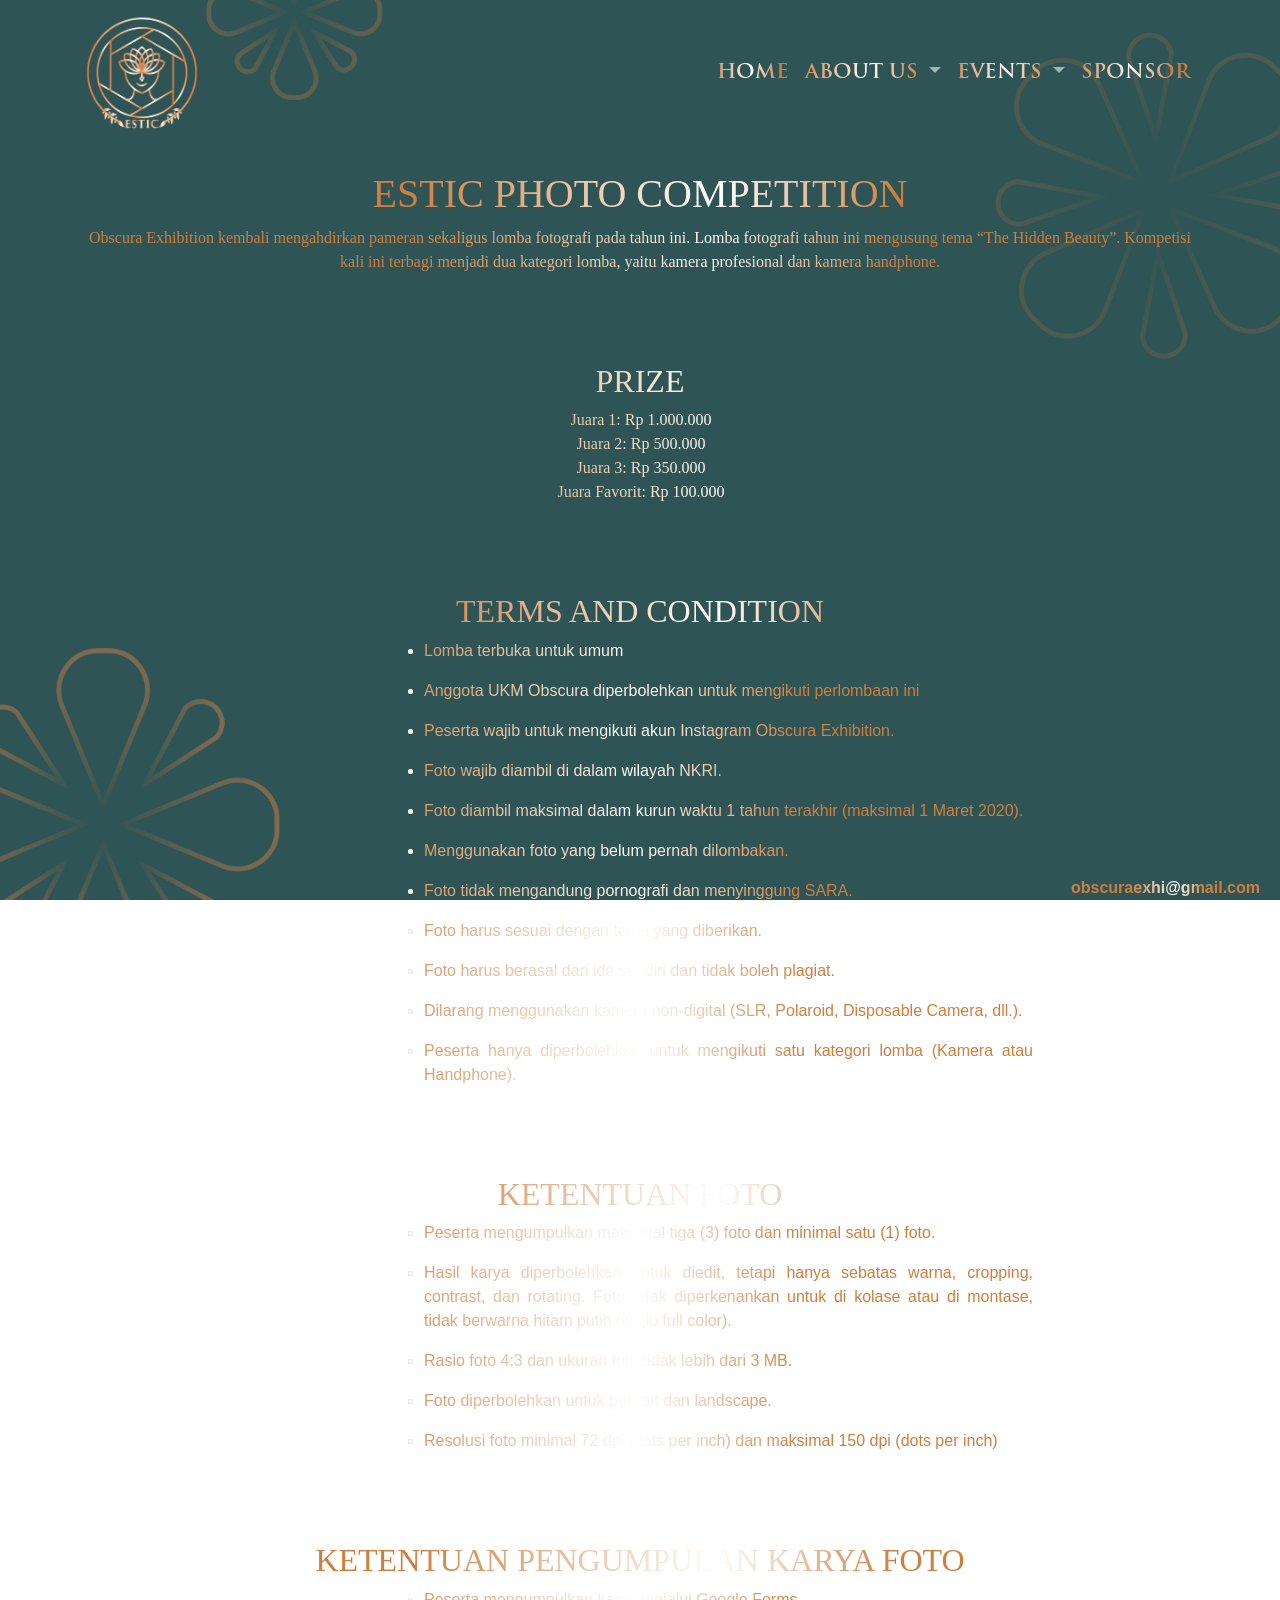
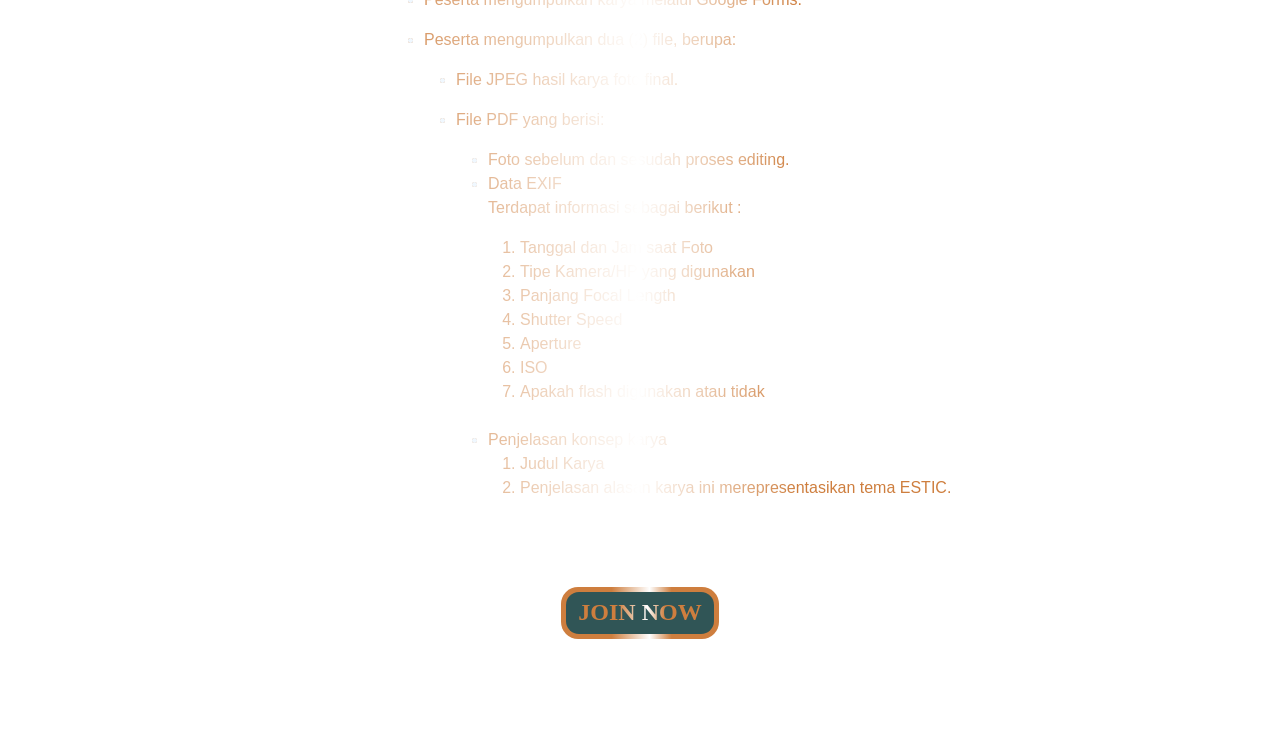
<file: exhibition/competition.html>
<!DOCTYPE html>
<html lang="en">
  <head>
    <meta charset="UTF-8" />
    <meta http-equiv="X-UA-Compatible" content="IE=edge" />
    <meta name="viewport" content="width=device-width, initial-scale=1.0" />
    <title>Obscura Exhibition - Competition</title>
    <link rel="icon" href="./../icon.ico">

    <!-- Latest compiled and minified CSS -->
    <link href="https://cdn.jsdelivr.net/npm/bootstrap@5.0.0-beta2/dist/css/bootstrap.min.css" rel="stylesheet" integrity="sha384-BmbxuPwQa2lc/FVzBcNJ7UAyJxM6wuqIj61tLrc4wSX0szH/Ev+nYRRuWlolflfl" crossorigin="anonymous" />

    <!-- jQuery library -->
    <script src="https://ajax.googleapis.com/ajax/libs/jquery/3.5.1/jquery.min.js"></script>

    <!-- Latest compiled JavaScript -->
    <script src="https://cdn.jsdelivr.net/npm/bootstrap@5.0.0-beta2/dist/js/bootstrap.bundle.min.js" integrity="sha384-b5kHyXgcpbZJO/tY9Ul7kGkf1S0CWuKcCD38l8YkeH8z8QjE0GmW1gYU5S9FOnJ0" crossorigin="anonymous"></script>

   
    <link rel="stylesheet" href="events_competition.css">
  </head>
  <body class="bg">
    <nav class="navbar navbar-expand-lg navbar-dark">
      <div class="container">
        <a class="navbar-brand" href="./../index.html"><img style="height: 7.5rem;" src="./../img/logo without bg.png" alt="logo"></a>
        <button class="navbar-toggler" type="button" data-bs-toggle="collapse" data-bs-target="#navbarNav" aria-controls="navbarNav" aria-expanded="false" aria-label="Toggle navigation">
          <span class="navbar-toggler-icon"></span>
        </button>
        <div class="collapse navbar-collapse" id="navbarNav">
          <ul class="navbar-nav ms-auto">
            <li class="nav-item fontGoldNav">
              <a class="nav-link active" aria-current="page" href="./../index.html">Home</a>
            </li>
            <li class="nav-item dropdown ">
              <a class="nav-link dropdown-toggle fontGoldNav" href="" id="navbarDropdownMenuLink" role="button" data-bs-toggle="dropdown" aria-expanded="false">
                About Us
              </a>
              <ul class="dropdown-menu" aria-labelledby="navbarDropdownMenuLink">
                <li><a class="dropdown-item" href="./../about/comitee.html">OUR COMMITTEE</a></li>
                <li><a class="dropdown-item" href="./../about/estic.html">ESTIC</a></li>
                <li><a class="dropdown-item" href="./../about/index.html">OBSCURA</a></li>
              </ul>
            </li>
            <li class="nav-item dropdown ">
              <a class="nav-link dropdown-toggle fontGoldNav" href="" id="navbarDropdownMenuLink" role="button" data-bs-toggle="dropdown" aria-expanded="false">
                Events
              </a>
              <ul class="dropdown-menu" aria-labelledby="navbarDropdownMenuLink">
                <li><a class="dropdown-item" href="./competition.html">COMPETITION</a></li>
                <li><a class="dropdown-item" href="./">GALLERY</a></li>
                <li><a class="dropdown-item" href="live-streaming.html">STREAMING</a></li>
              </ul>
            </li>
            <li class="nav-item fontGoldNav">
              <a class="nav-link" href="#">SPONSOR</a>
            </li>
          </ul>
        </div>
      </div>
    </nav>
    
    <div class="bodyTextGold" style="text-align: center; margin-top: 24px;">
      <h1 class="fontBody">ESTIC PHOTO COMPETITION</h1>
    </div>
    <div class="bodyTextGold" style="text-align: center;">
      <div class="container">
        <p class="fontBody lower">Obscura Exhibition kembali mengahdirkan pameran sekaligus lomba fotografi pada tahun ini.
          Lomba fotografi tahun ini mengusung tema “The Hidden Beauty”. Kompetisi kali ini terbagi
          menjadi dua kategori lomba, yaitu kamera profesional dan kamera handphone.
        </p>

      </div>
      <br><br><br>
      <h2 class="fontBody">PRIZE</h2> 
      <div style="text-align: center;">
        <ul class="fontBody lower" type="none" style="margin-left: -30px;">
          <li>Juara 1: Rp 1.000.000</li>
          <li>Juara 2: Rp 500.000</li>
          <li>Juara 3: Rp 350.000</li>
          <li>Juara Favorit: Rp 100.000</li>
        </ul>
      </div>
    </div>
    <!-- <div class="container bodyTextGold">
      
      <div class="row">
        <div class="col-md-7 offset-md-3 offset-xl-5 lower" style="text-align: justify;">
          <ul class="fontBody lower" type="none" style="margin-left: 110px;">
            <li>Juara 1: Rp 1.000.000</li>
            <li>Juara 2: Rp 500.000</li>
            <li>Juara 3: Rp 350.000</li>
            <li>Juara Favorit: Rp 100.000</li>
          </ul>
        </div>
      </div>
    </div> -->
    <br><br><br>
    
    <div class="bodyTextGold">
      <h2 class="fontBody" style="text-align: center;">TERMS AND CONDITION</h2>
    </div>
    <div class="container bodyTextGold">
      <div class="row">
        <div class="col-md-7 offset-md-3 offset-xl-4 lower" style="text-align: justify;">
          <ul>
            <li><p>Lomba terbuka untuk umum</p></li>

            <li><p>Anggota UKM Obscura diperbolehkan untuk mengikuti perlombaan ini</p></li>

            <li><p>Peserta wajib untuk mengikuti akun Instagram Obscura Exhibition.</p></li>

            <li><p>Foto wajib diambil di dalam wilayah NKRI.</p></li>

            <li><p>Foto diambil maksimal dalam kurun waktu 1 tahun terakhir (maksimal 1 Maret 2020).</p></li>

            <li><p>Menggunakan foto yang belum pernah dilombakan.</p></li>

            <li><p>Foto tidak mengandung pornografi dan menyinggung SARA.
            </p></li>

            <li><p>Foto harus sesuai dengan tema yang diberikan.</p></li>

            <li><p>Foto harus berasal dari ide sendiri dan tidak boleh plagiat.</p></li>

            <li><p>Dilarang menggunakan kamera non-digital (SLR, Polaroid, Disposable Camera, dll.).</p></li>

            <li><p>Peserta hanya diperbolehkan untuk mengikuti satu kategori lomba (Kamera atau 
              Handphone).
              </p></li>
          </ul>
        </div>
      </div>
    </div>

    <br><br><br>
    <div class="bodyTextGold">
        <h2 class="fontBody" style="text-align: center;">Ketentuan Foto</h2>
    </div>
    <div class="container bodyTextGold">
      <div class="row">
        <div class="col-md-7 offset-md-3 offset-xl-4 lower" style="text-align: justify;">
          <ul>
            <li><p>Peserta mengumpulkan maksimal tiga (3) foto dan minimal satu (1) foto.</p></li>
            <li><p>Hasil karya diperbolehkan untuk diedit, tetapi hanya sebatas warna, cropping, contrast, 
              dan rotating. Foto tidak diperkenankan untuk di kolase atau di montase, tidak berwarna 
              hitam putih (wajib full color).</p></li>
            <li><p>Rasio foto 4:3 dan ukuran foto tidak lebih dari 3 MB.</p></li>
            <li><p>Foto diperbolehkan untuk portrait dan landscape.</p></li>
            <li><p>Resolusi foto minimal 72 dpi (dots per inch) dan maksimal 150 dpi (dots per inch)</p></li>
          </ul>
        </div>
      </div>
    </div>
    <br><br><br>
    
    <div class="bodyTextGold">
        <h2 class="fontBody" style="text-align: center;">KETENTUAN PENGUMPULAN KARYA FOTO</h2>
    </div>
    <div class="container bodyTextGold">
      <div class="row">
        <div class="col-md-7 offset-md-3 offset-xl-4 lower">
          <ul>
            <li><p>Peserta mengumpulkan karya melalui Google Forms.</p></li>
            <li>
              <p>Peserta mengumpulkan dua (2) file, berupa:</p>
              <ul type="disc">
                <li><p>File JPEG hasil karya foto final.</p></li>
                <li><p>File PDF yang berisi:</p></li>
              <ul type="disc">
                <li>Foto sebelum dan sesudah proses editing.</li>
                <li>Data EXIF</li>
                <p>Terdapat informasi sebagai berikut :</p>
                <ol>
                  <li>Tanggal dan Jam saat Foto</li>
                  <li>Tipe Kamera/HP yang digunakan</li>
                  <li>Panjang Focal Length</li>
                  <li>Shutter Speed</li>
                  <li>Aperture</li>
                  <li>ISO</li>
                  <li>Apakah flash digunakan atau tidak</li>
                </ol>
              </ul>
              <br>
              <ul type="disc">
                <li>Penjelasan konsep karya</li>
                <ol>
                  <li>Judul Karya</li>
                  <li>Penjelasan alasan karya ini merepresentasikan tema ESTIC.</li>
                </ol>
              </ul>
              </ul>
            </li>
          </ul>
        </div>
      </div>
    </div>
    <br><br><br>

    <div style="text-align: center;">
      <a href="http://bit.ly/ObscuraExhibition2021Registration" target="_blank" class="hov">
        <div class="btn" style="text-align: center;">
          <button class="btn1 fontBody">
            <h4 class="bodyTextGold" style="font-weight:700; font-family: 'bodyFontBaskerville'">JOIN NOW</h4>
          </button>
        </div>
      </a>
    </div>

    <br><br><br><br>

<!-- Footer -->
<footer class="footer">
  <div class="position-absolute bottom-0 end-0 fontGold" style="margin-right: 20px; text-transform: lowercase;">
    <p class="bodyTextGold" style="text-transform:initial; font-weight:bold;">obscuraexhi@gmail.com</p>
  </div>
</footer>
<!-- Footer -->
  </body>
</html>
</file>
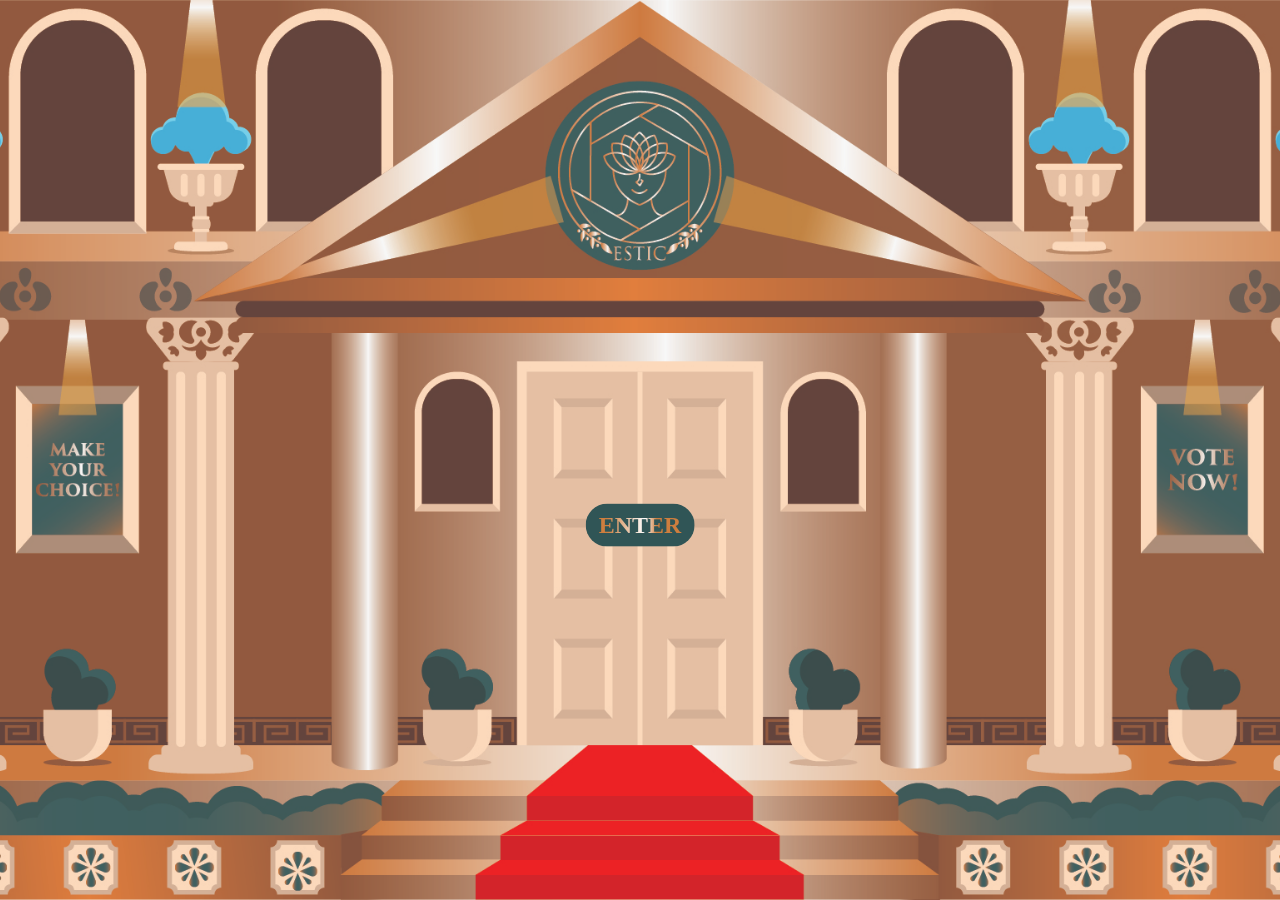
<file: exhibition/gallery-opening.html>
<!DOCTYPE html>
<html lang="en">
  <head>
    <meta charset="UTF-8" />
    <meta http-equiv="X-UA-Compatible" content="IE=edge" />
    <meta name="viewport" content="width=device-width, initial-scale=1.0" />
    <title>Obscura Exhibition - Gallery Opening</title>
    <link rel="icon" href="./../icon.ico">

    <!-- Latest compiled and minified CSS -->
    <link href="https://cdn.jsdelivr.net/npm/bootstrap@5.0.0-beta2/dist/css/bootstrap.min.css" rel="stylesheet" integrity="sha384-BmbxuPwQa2lc/FVzBcNJ7UAyJxM6wuqIj61tLrc4wSX0szH/Ev+nYRRuWlolflfl" crossorigin="anonymous" />
    <link rel="stylesheet" href="events_galleryOpening.css">

    <!-- jQuery library -->
    <script src="https://ajax.googleapis.com/ajax/libs/jquery/3.5.1/jquery.min.js"></script>

    <!-- Latest compiled JavaScript -->
    <script src="https://cdn.jsdelivr.net/npm/bootstrap@5.0.0-beta2/dist/js/bootstrap.bundle.min.js" integrity="sha384-b5kHyXgcpbZJO/tY9Ul7kGkf1S0CWuKcCD38l8YkeH8z8QjE0GmW1gYU5S9FOnJ0" crossorigin="anonymous"></script>

  </head>
  <body class="bg">
    <div class="container">
        <div>
            <div class="position-absolute top-50 start-50 translate-middle">
                <button class="btn" style="margin-top: 150px" type="button" data-bs-toggle="modal" data-bs-target="#exampleModal">
                    <h4 class="bodyTextGold" style="font-weight:700; font-family: 'bodyFontBaskerville'">
                        ENTER
                    </h4>
                </button>
            </div>
        </div>
  
        <!-- Modal -->
        <div class="modal fade position-absolute top-50 start-50 translate-middle" id="exampleModal" tabindex="-1" aria-labelledby="exampleModalLabel" aria-hidden="true" style="max-width: 350px;">
            <div class="modal-dialog modal-dialog-centered">
                <div class="modal-content bgModal" style="border-radius: 22px;">
                    <div class="modal-header" style="border-top-left-radius: 20px;border-top-right-radius: 20px; text-align: center;">
                        <h4 class="modal-title w-100" id="exampleModalLabel" style="font-weight: 900; text-align: center;">WELCOME!</h4>
                    </div>
                    <div style="text-align: center; font-weight: bold;" class="modal-body">
                        <h4 style="font-weight: bold; font-size: 18px">THANK YOU FOR JOINING!</h4>
                        <h4 style="font-weight: bold; font-size: 18px">HERE IS YOUR TICKET:</h4>
                        <img style="width: 13rem; margin-bottom: -7rem;" src="../img/tiket.png">
                    </div>
                    <div class="modal-footer" style="text-align: center;">
                        <div class="w-100">
                            <a href="gallery.html" type="botton" class="btn buttonTicket">THANKS!</a>
                        </div>
                    </div>
                </div>
            </div>
        </div>
    </div>
    
    
  </body>
</html>
</file>
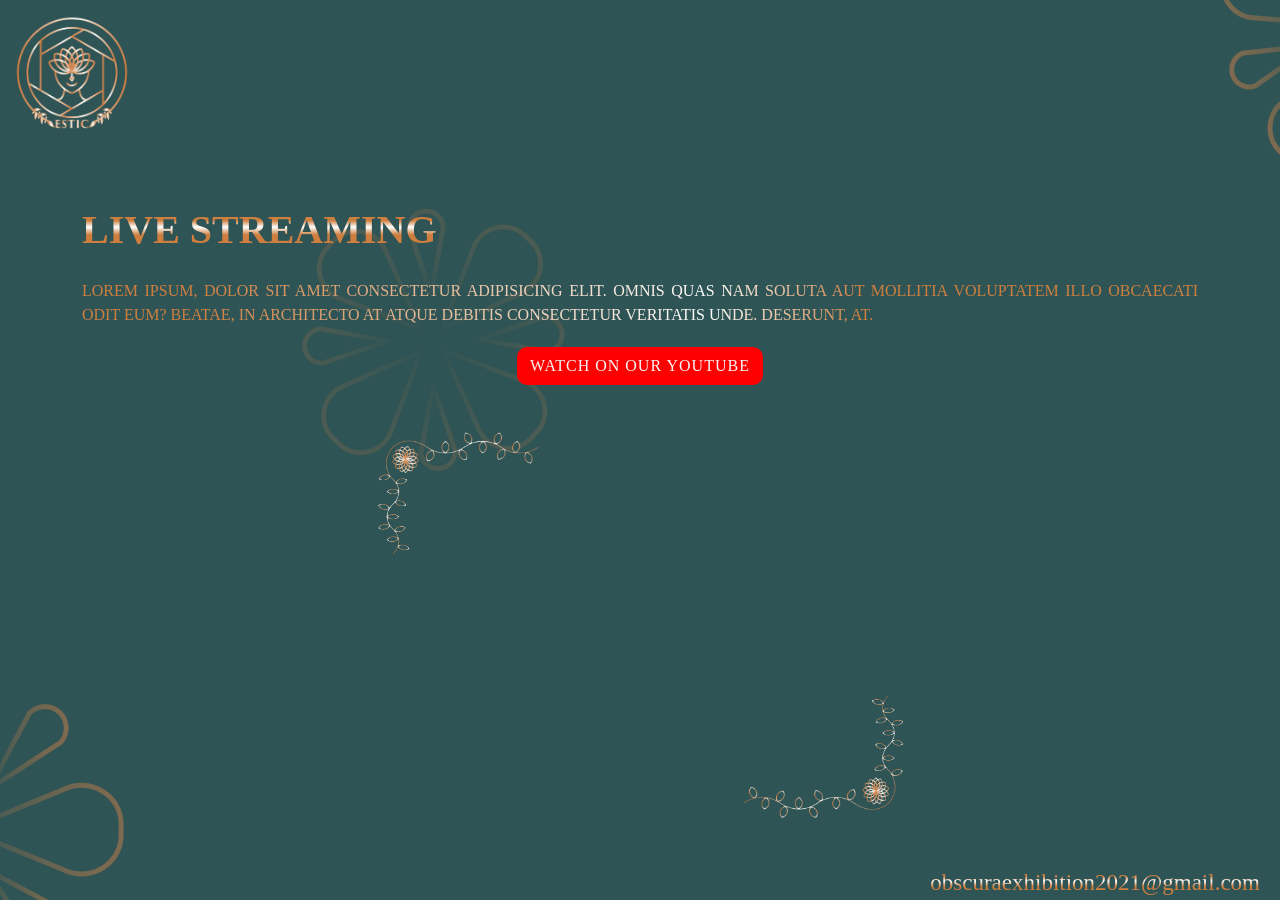
<file: exhibition/live-streaming.html>
<!DOCTYPE html>
<html lang="en">
  <head>
    <meta charset="UTF-8" />
    <meta http-equiv="X-UA-Compatible" content="IE=edge" />
    <meta name="viewport" content="width=device-width, initial-scale=1.0" />
    <title>Obscura Exhibition Estic</title>
    <link rel="icon" href="./../icon.ico">
    
    <!-- Latest compiled and minified CSS -->
    <link href="https://cdn.jsdelivr.net/npm/bootstrap@5.0.0-beta2/dist/css/bootstrap.min.css" rel="stylesheet" integrity="sha384-BmbxuPwQa2lc/FVzBcNJ7UAyJxM6wuqIj61tLrc4wSX0szH/Ev+nYRRuWlolflfl" crossorigin="anonymous" />
    <link rel="stylesheet" href="events_streaming.css">

    <!-- jQuery library -->
    <script src="https://ajax.googleapis.com/ajax/libs/jquery/3.5.1/jquery.min.js"></script>

    <!-- Latest compiled JavaScript -->
    <script src="https://cdn.jsdelivr.net/npm/bootstrap@5.0.0-beta2/dist/js/bootstrap.bundle.min.js" integrity="sha384-b5kHyXgcpbZJO/tY9Ul7kGkf1S0CWuKcCD38l8YkeH8z8QjE0GmW1gYU5S9FOnJ0" crossorigin="anonymous"></script>

  </head>
  <body class="bg">
    <nav class="navbar navbar-expand-lg navbar-dark">
      <div class="container-fluid">
        <a class="navbar-brand" href="./../index.html"><img style="height: 7.5rem;" src="./../img/logo without bg.png" alt="logo"></a>
      </div>
    </nav>
    <div class="container">
      <div class="row">
        <div class="col-xxl-6" style="margin-top: 60px;">
            <h1 class="bodyTextGold1" style="text-align: left; font-weight: 900;">LIVE STREAMING</h1>
            <p class="bodyTextGold" style="text-align: justify; margin-top: 25px;">Lorem ipsum, dolor sit amet consectetur adipisicing elit. Omnis quas nam soluta aut mollitia voluptatem illo obcaecati odit eum? Beatae, in architecto at atque debitis consectetur veritatis unde. Deserunt, at.</p>
            <div style="text-align: center;">
              <a target="_blank" href="https://www.youtube.com/channel/UCIqCG26CwjdO7PVRssmxa3A" class="btn">
                WATCH ON OUR YOUTUBE
              </a>
            </div>
        </div>
        <div class="col-xxl-6 col-lg-12 border1">
          <div class="embed-responsive embed-responsive-21by9">
            <iframe class="embed-responsive-item sizing" src="https://www.youtube.com/embed/anEOT4PV16o?autoplay=0&fs=0&iv_load_policy=3&showinfo=0&rel=0&cc_load_policy=0&start=0&end=0&origin=https://youtubeembedcode.com" allowfullscreen></iframe>
          </div>
        </div>
      </div>
    </div>  
    <br><br><br><br>
    <!-- Footer -->
    <footer class="footer">
      <div class="position-absolute bottom-0 end-0 fontGold" style="margin-right: 20px; text-transform: lowercase;">
        <p class="bodyTextGold1" style="text-transform: initial;">
          obscuraexhibition2021@gmail.com
        </p>
      </div>
    </footer>
    <!-- Footer -->
  </body>
</html>
</file>
<file: main.css>
@font-face {
    font-family: bodyFontReg;
    src: url(/font/baru/TrajanPro-Bold.otf);
    font-weight: bold;
  }
  /* body {
    background-image: url("./img/bg_home_page.jpg");
    background-size: cover;
    min-height: 100vh;
    padding: 1vh 5vw;
    font-family: "bodyFontReg";
    font-weight: 900;
    overflow: hidden;
    background-repeat: no-repeat;
  } */
  .bg {
    height:100%; 
    background-repeat: no-repeat; 
    background-image: url("./img/bg_home_page.jpg");
    background-size: cover;
    background-attachment: fixed;
    font-family: "bodyFontReg", sans-serif;
    color: aliceblue;
  }

  nav{
    /* margin-top: -100px; */
    /* margin-left: -250px; */
  }
  .dropdown-menu {
    background-color:  #a56231;
    border-radius: 0px;
    border: transparent;
    color: white;
    font-size: 0.8rem;
    letter-spacing: 2px;
  }
  .dropdown-menu li a{
    color: aliceblue;
  }
  .dropdown-menu li a:hover {
    background-color:  #ca783e;
    color: aliceblue;
  }
  .fontGoldNav {
    background: linear-gradient(to right, #ce7e3e, #ffff 47%, #ce7e3e 80%);
    -webkit-background-clip: text;
    -webkit-text-fill-color: transparent; 
    position: relative;
    text-transform: uppercase;	
    margin: 0;
    font-size: 20px;
  }
  .fontGold {
    /* background: linear-gradient(to right, #cfc09f 22%,#634f2c 24%, #cfc09f 26%, #cfc09f 27%,#ffecb3 40%,#3a2c0f 78%);  */
    background: linear-gradient(to right, #ce7e3e, #ffff 47%, #ce7e3e 80%);
    -webkit-background-clip: text;
    -webkit-text-fill-color: transparent;
    position: relative;
    text-transform: uppercase;	
    margin: 0;
    font-size: 20px;
    
  }
  .footer {
    position: fixed;
    left: 0;
    bottom: 0;
    width: 100%;
    color: white;
    float: right;
    background-color: transparent;
    text-transform: lowercase;
  }

  .scroll {
    font-size: 40px;
    background: linear-gradient(to right, #ce7e3e, #ffff 47%, #ce7e3e 80%);
    -webkit-background-clip: text;
    -webkit-text-fill-color: transparent;
  }
  .footer {
    /* position: fixed; */
    /* left: 0; */
    /* bottom: 0; */
    width: 100%;
    color: white;
    padding: 30px;
    float: right;
    background-color: #d17021;
    text-transform: lowercase;
  }
  .mediapartner {
    max-height: 170px; 
    width: 330px;
  }

  @media only screen and (max-width: 1024px){
    .mediapartner{
      max-height: 120px; 
      width: 200px;
    }
  }
</file>
<file: about/aboutUS_OBSCURA.css>
@font-face {
    font-family: bodyFontReg;
    src: url("./../font/TrajanPro-Bold.otf");
  }
  * {
    margin: 0;
    padding: 0;
  }
  html, body {
    height: 100%;
  }
  .navigasi {
    background-color: transparent;
    border: transparent;
    color: black;
    padding: 3rem;
  }
  .navMenu {
    font-size: 18px;
    font-weight: bold;
    color: goldenrod;
  }
  .font {
    font-size: 18px;
    font-weight: bold;
    color: goldenrod;
  }
  .bg {
    height:100%; 
    background-repeat: no-repeat; 
    background-image: url("./../img/tes1.jpg");
    background-size:cover;
    background-attachment: fixed;
    font-family: "bodyFontReg", sans-serif;
    color: aliceblue;
    background-position: right;
  }
  .fontGoldNav {
    /* background: linear-gradient(to right, #ce7e3e, #ffff 47%, #ce7e3e 80%);
    -webkit-background-clip: text;
    -webkit-text-fill-color: transparent; 
    position: relative;
    text-transform: uppercase;	
    margin: 0; */
    font-size: 20px;
}
.dropdown-menu {
    background-color:  #a56231;
    border-radius: 0px;
    border: transparent;
    color: white;
    font-size: 0.8rem;
    letter-spacing: 2px;
}
.dropdown-menu li a{
color: aliceblue;
}
.dropdown-menu li a:hover {
background-color:  #ca783e;
color: aliceblue;
}
</file>
<file: exhibition/events_galleryOpening.css>
@font-face {
    font-family: bodyFontBaskerville;
    src: url(/font/BASKE9.ttf);
    font-weight: bold;
}
* {
    margin: 0;
    padding: 0;
}
html, body {
    height: 100%;
}
.bodyTextGold {
    background: linear-gradient(to right, #ce7e3e 10%, #ffff 56%, #ce7e3e 70%);
    -webkit-background-clip: text;
    -webkit-text-fill-color: transparent; 
    position: relative;
    text-transform: uppercase;	
    margin: 0;
    /* font-family: "bodyFontBaskerville"; */
    font-family: Impact, Haettenschweiler, 'Arial Narrow Bold', sans-serif;
}
.bg {
    height:100%; 
    background-repeat: no-repeat; 
    background-image: url("./../img/bg_gallery\ openner.jpg");
    background-size: cover;
    background-attachment: fixed;
    font-family: "bodyFontBaskerville";
    color:#573d28;
    background-position: center;
}
.btn {
    background-color: #305556;
    border-radius: 40px;
    margin-top: 100px;
}
.btn:hover {
    transform: scale(1.02);
    transition: 0.2s;
}
.modal-header {
    background-color: #cfb199;
}
.bgModal {
    background-color: #faddc3;
}
.buttonTicket {
    background-color: #cfb199;
    font-weight: 900;
    letter-spacing: 1px;
    color:#573d28;
    font-size: 20px;
    transition: 0.3s;
}

.footer {
    position: fixed;
    left: 0;
    bottom: 0;
    width: 100%;
    color: white;
    padding: 30px;
    float: right;
    background-color: #d17021;
    text-transform: lowercase;
  }
  .mediapartner {
    max-height: 170px; 
    width: 330px;
  }

  @media only screen and (max-width: 1024px){
    .mediapartner{
      max-height: 120px; 
      width: 200px;
    }
  }
</file>
<file: about/estic/aboutUS_ESTIC.css>
@font-face {
    font-family: bodyFontReg;
    src: url("./../../font/TrajanPro-Bold.otf");
}
* {
    margin: 0;
    padding: 0;
}
html, body {
    height: 100%;
}
.navigasi {
    background-color: transparent;
    border: transparent;
    color: black;
    padding: 3rem;
}
.navMenu {
    font-size: 18px;
    font-weight: bold;
    color: goldenrod;
}
.font {
    font-size: 18px;
    font-weight: bold;
    color: goldenrod;
}
.bg {
    height:100%; 
    background-repeat: no-repeat; 
    background-image: url("./../../img/bg_about us_estic.jpg");
    background-size: cover;
    background-attachment: fixed;
    font-family: "bodyFontReg", sans-serif;
    color: aliceblue;
}
.fontGoldNav {
    /* background: linear-gradient(to right, #ce7e3e, #ffff 47%, #ce7e3e 80%);
    -webkit-background-clip: text;
    -webkit-text-fill-color: transparent; 
    position: relative;
    text-transform: uppercase;	
    margin: 0; */
    font-size: 20px;
}
.dropdown-menu {
    background-color:  #a56231;
    border-radius: 0px;
    border: transparent;
    color: white;
    font-size: 0.8rem;
    letter-spacing: 2px;
}
.dropdown-menu li a{
color: aliceblue;
}
.dropdown-menu li a:hover {
background-color:  #ca783e;
color: aliceblue;
}

.footer {
    /* position: fixed; */
    /* left: 0; */
    /* bottom: 0; */
    width: 100%;
    color: white;
    padding: 30px;
    float: right;
    background-color: #d17021;
    text-transform: lowercase;
  }
  .mediapartner {
    max-height: 170px; 
    width: 330px;
  }

  @media only screen and (max-width: 1024px){
    .mediapartner{
      max-height: 120px; 
      width: 200px;
    }
  }
</file>
<file: exhibition/competition/events_competition.css>
@font-face {
    font-family: bodyFontReg;
    src: url(../../font/baru/TrajanPro-Bold.otf);
    font-weight: bold;
  }
  @font-face {
    font-family: bodyFontBaskerville;
    src: url(../../font/BASKE9.ttf);
    font-weight: bold;
  }
  .fontBody {
    font-family: "bodyFontBaskerville";
  }
  * {
    margin: 0;
    padding: 0;
  }
  html, body {
    height: 100%;
  }
  .bodyTextGold {
    background: linear-gradient(to right, #ce7e3e 32%, #ffff 56%, #ce7e3e 70%);
    -webkit-background-clip: text;
    -webkit-text-fill-color: transparent; 
    position: relative;
    text-transform: uppercase;	
    margin: 0;
    font-family:Arial, Helvetica, sans-serif
  }
  .bg {
    height:100%; 
    background-repeat: no-repeat; 
    background-image: url("./../../img/bg_competition.jpg");
    background-size: cover;
    background-attachment: fixed;
    font-family: "bodyFontReg", sans-serif;
    color: aliceblue;
  }
  .fontGoldNav {
    background: linear-gradient(to right, #ce7e3e, #ffff 47%, #ce7e3e 80%);
    -webkit-background-clip: text;
    -webkit-text-fill-color: transparent; 
    position: relative;
    text-transform: uppercase;	
    margin: 0;
    font-size: 20px;
  }
  .lower {
    text-transform:initial;
  }
  .btn {
    position: relative;
    border: 4px solid transparent;
    background: #305556;
    background-clip: padding-box;
    border-radius: 17px;
  }.btn::after {
    content: '';
    position: absolute;
    top: -5px;
    bottom: -5px;
    left: -5px;
    right: -5px;
    background: linear-gradient(to right, #ce7e3e 32%, #ffff 56%, #ce7e3e 70%);
    z-index: -1;
    border-radius: 17px;
  }
  .btn1 {
    border: none;
    background: transparent;
  }
  .dropdown-menu {
    background-color:  #a56231;
    border-radius: 0px;
    border: transparent;
    color: white;
    font-size: 0.8rem;
    letter-spacing: 2px;
  }
  .dropdown-menu li a{
    color: aliceblue;
  }
  .dropdown-menu li a:hover {
    background-color:  #ca783e;
    color: aliceblue;
  }

  .footer {
    /* position: fixed; */
    /* left: 0; */
    /* bottom: 0; */
    width: 100%;
    color: white;
    padding: 30px;
    float: right;
    background-color: #d17021;
    text-transform: lowercase;
  }
  .mediapartner {
    max-height: 170px; 
    width: 330px;
  }

  @media only screen and (max-width: 1024px){
    .mediapartner{
      max-height: 120px; 
      width: 200px;
    }
  }
</file>
<file: exhibition/gallery-voting/gallery_Voting.css>
@font-face {
    font-family: bodyFontBaskerville;
    src: url(../../font/BASKE9.ttf);
    font-weight: bold;
}
* {
    margin: 0;
    padding: 0;
}
html, body {
    height: 100%;
}
.bg {
    height:100%; 
    background-repeat: no-repeat; 
    background-image: url("./../../img/bg_gallery.jpg");
    background-size: cover;
    background-attachment: fixed;
    font-family: "bodyFontBaskerville";
    color:#573d28;
    background-position: center;
}
.bgOpacity {
    opacity: 0.2;
}
.modalOpacity {
    opacity: 1;
}
.bodyTextGold1 {
    /* background:linear-gradient(to right, #ce7e3e, #ffe5e5, #ce8f07, rgb(252, 249, 217), #ce7e3e); */
    background: linear-gradient(to bottom, #c2b18d 22%,#ce7e3e 24%, #cfc09f 26%, #cfc09f 27%,#ffecb3 40%,#ce7e3e 78%); 
    -webkit-background-clip: text;
    -webkit-text-fill-color: transparent;
    position: relative;
    text-transform: uppercase;	
    margin: 0;
    font-family: "bodyFontBaskerville";
  }
/* .bodyTextGold1 {
    background: linear-gradient(to right, #ce7e3e 30%, #ffff 56%, #ce7e3e 80%);
    -webkit-background-clip: text;
    -webkit-text-fill-color: transparent; 
    position: relative;
    text-transform: uppercase;	
    margin: 0;
    font-family: "bodyFontBaskerville";
} */
.bodyTextGold2 {
    background: linear-gradient(to top, #ce7e3e 40%, #ffff 56%, #ce7e3e 70%);
    -webkit-background-clip: text;
    -webkit-text-fill-color: transparent; 
    position: relative;
    text-transform: uppercase;	
    margin: 0;
    font-family: "bodyFontBaskerville";
    /* font-family: Impact, Haettenschweiler, 'Arial Narrow Bold', sans-serif; */
}
.photoGallery {
    max-width:370px;
}
.cont {
    margin-top: 30px;
    margin-left: 40px;
    /* background-color: #305556; */
}
.title {
    font-weight: 900;
}
.btnVote {
    border-radius: 20px;
    border: transparent;
    background: linear-gradient(to right, #ce7e3e 32%, #ffff 56%, #ce7e3e 70%);
    color: #305556;
    padding: 7px;
    padding-left: 10px;
    padding-right: 10px;
    padding-bottom: 0;
    font-family: "bodyFontBaskerville";
}

.keterangan {
    transition: .5s ease;
    opacity: 0;
    text-align: right;
    margin-top: -90px;
    margin-right: 65px;
    /* position: absolute; */
    /* transform: translate(250px, -100px);
    -ms-transform: translate(50%, -80%) */
    
    /* margin-top: -60px;
    margin-left: 130px; */
}
.keterangan h4 {
    font-size: 18px;
}
.modal {
    background: rgba(0, 0, 0, 0.5);
}
.modal-dialog {
    border: none; max-width: 1000px;
}
.modal-content {
    max-width: 1000px;
}
.gallery1:hover .keterangan {
    opacity: 1;
}

@media screen and (min-width:600px){
    .photoGallery{
        max-width:375px;
    }
}
@media screen and (max-width:411px){
    .photoGallery{
        max-width:275px;
    }
}

  .footer {
    /* position: fixed; */
    /* left: 0; */
    /* bottom: 0; */
    width: 100%;
    color: white;
    padding: 30px;
    float: right;
    background-color: #d17021;
    text-transform: lowercase;
  }
  .mediapartner {
    max-height: 170px; 
    width: 330px;
  }

  @media only screen and (max-width: 1024px){
    .mediapartner{
      max-height: 120px; 
      width: 200px;
    }
  }
</file>
<file: exhibition/live-streaming/events_streaming.css>
@font-face {
    font-family: bodyFontBaskerville;
    src: url(../../font/BASKE9.ttf);
    font-weight: bold;
}
* {
    margin: 0;
    padding: 0;
}
html, body {
    height: 100%;
}
.bodyTextGold {
    background: linear-gradient(to right, #ce7e3e 10%, #ffff 56%, #ce7e3e 70%);
    -webkit-background-clip: text;
    -webkit-text-fill-color: transparent; 
    position: relative;
    text-transform: uppercase;	
    margin: 0;
    font-family: "bodyFontBaskerville";
    /* font-family: Impact, Haettenschweiler, 'Arial Narrow Bold', sans-serif; */
}
.bodyTextGold1 {
    background: linear-gradient(to top, #ce7e3e 40%, #ffff 56%, #ce7e3e 70%);
    -webkit-background-clip: text;
    -webkit-text-fill-color: transparent; 
    position: relative;
    text-transform: uppercase;	
    margin: 0;
    font-family: "bodyFontBaskerville";
    /* font-family: Impact, Haettenschweiler, 'Arial Narrow Bold', sans-serif; */
}
.bg {
    height:100%; 
    background-repeat: no-repeat; 
    background-image: url("./../../img/bg_live\ stream.jpg");
    background-size: cover;
    background-attachment: fixed;
    font-family: "bodyFontBaskerville";
    color:#573d28;
    background-position: center;
}
.btn {
  background-color: red; 
  text-decoration: none;
  color: whitesmoke;
  letter-spacing: 1px;
  border-radius: 10px;
  margin-top: 20px;
  margin-bottom: 40px;
}
.lead {
  text-transform: initial;
}
/* .footer {
  position: fixed;
  left: 0;
  bottom: 0;
  width: 100%;
  color: white;
  float: right;
  background-color: transparent;
  text-transform: lowercase;
  font-size: 23px;
} */
.sizing {
  width:33.3vmax;
  height: 300px;
  margin: -5px;
  border-radius: 10px;
}
.border1 {
  width: auto;
  border: 1px solid gray;
  border-image: url("./../../img/live_streaming\ border.png");
  border-image-slice: 10%;
  border-width:50px;
  margin: auto;
  text-align: center; 
}
.content {
  width: 39vmax;
  border: 1px solid gray;
  border-image: url("./../../img/live_streaming\ border.png");
  border-image-slice: 10%;
  border-width:50px;
  margin: auto;
  position: absolute;
}

.footer {
  /* position: fixed; */
  /* left: 0; */
  /* bottom: 0; */
  width: 100%;
  color: white;
  padding: 30px;
  float: right;
  background-color: #d17021;
  text-transform: uppercase;
}
.mediapartner {
  max-height: 170px; 
  width: 330px;
}

@media only screen and (max-width: 1024px){
  .mediapartner{
    max-height: 120px; 
    width: 200px;
  }
}
</file>
<file: about/aboutUS_COMITEE.css>
@font-face {
    font-family: bodyFontReg;
    src: url(/font/baru/TrajanPro-Bold.otf);
    font-weight: bold;
  }
* {
    margin: 0;
    padding: 0;
}
html, body {
    height: 100%;
}
.font1 {
  font-family: "bodyFontReg";
}
.bodyTextGold {
    background: linear-gradient(to right, #ce7e3e 10%, #ffff 56%, #ce7e3e 70%);
    -webkit-background-clip: text;
    -webkit-text-fill-color: transparent; 
    position: relative;
    text-transform: uppercase;	
    margin: 0;
    /* font-family: "bodyFontBaskerville"; */
    font-family: "bodyFontReg";
}
.bg {
    height:100%; 
    background-repeat: no-repeat; 
    background-image: url("./../img/bg_about\ us\ comitee.jpg");
    background-size: cover;
    background-attachment: fixed;
    font-family: "bodyFontReg";
    color:#573d28;
    background-position: center;
}
.dropdown-menu {
    background-color:  #a56231;
    border-radius: 0px;
    border: transparent;
    color: white;
    font-size: 0.8rem;
    letter-spacing: 2px;
  }
  .dropdown-menu li a{
    color: aliceblue;
  }
  .dropdown-menu li a:hover {
    background-color:  #ca783e;
    color: aliceblue;
  }
  .fontGoldNav {
    background: linear-gradient(to right, #ce7e3e, #ffff 47%, #ce7e3e 80%);
    -webkit-background-clip: text;
    -webkit-text-fill-color: transparent; 
    position: relative;
    text-transform: uppercase;	
    margin: 0;
    font-size: 18px;
  }
  .fontGold {
    /* background: linear-gradient(to right, #cfc09f 22%,#634f2c 24%, #cfc09f 26%, #cfc09f 27%,#ffecb3 40%,#3a2c0f 78%);  */
    background: linear-gradient(to right, #ce7e3e, #ffff 47%, #ce7e3e 80%);
    -webkit-background-clip: text;
    -webkit-text-fill-color: transparent;
    position: relative;
    text-transform: uppercase;	
    margin: 0;
    font-size: 20px;
  }
  .footer {
    /* position: fixed; */
    /* left: 0; */
    /* bottom: 0; */
    width: 100%;
    color: white;
    padding: 30px;
    float: right;
    background-color: #d17021;
    text-transform: lowercase;
  }
  .scroll {
    font-size: 40px;
    background: linear-gradient(to right, #ce7e3e, #ffff 47%, #ce7e3e 80%);
    -webkit-background-clip: text;
    -webkit-text-fill-color: transparent;
  }
  #commitee {
    padding-bottom: 10px;
  }
  .scrollCont1 {
    padding-bottom: 100px;
  }
</file>
<file: exhibition/events_competition.css>
@font-face {
    font-family: bodyFontReg;
    src: url(/font/baru/TrajanPro-Bold.otf);
    font-weight: bold;
  }
  @font-face {
    font-family: bodyFontBaskerville;
    src: url(/font/BASKE9.ttf);
    font-weight: bold;
  }
  .fontBody {
    font-family: "bodyFontBaskerville";
  }
  * {
    margin: 0;
    padding: 0;
  }
  html, body {
    height: 100%;
  }
  .bodyTextGold {
    background: linear-gradient(to right, #ce7e3e 32%, #ffff 56%, #ce7e3e 70%);
    -webkit-background-clip: text;
    -webkit-text-fill-color: transparent; 
    position: relative;
    text-transform: uppercase;	
    margin: 0;
    font-family:Arial, Helvetica, sans-serif
  }
  .bg {
    height:100%; 
    background-repeat: no-repeat; 
    background-image: url("./../img/bg_competition.jpg");
    background-size: cover;
    background-attachment: fixed;
    font-family: "bodyFontReg", sans-serif;
    color: aliceblue;
  }
  .fontGoldNav {
    background: linear-gradient(to right, #ce7e3e, #ffff 47%, #ce7e3e 80%);
    -webkit-background-clip: text;
    -webkit-text-fill-color: transparent; 
    position: relative;
    text-transform: uppercase;	
    margin: 0;
    font-size: 20px;
  }
  .footer {
    position: fixed;
    left: 0;
    bottom: 0;
    width: 100%;
    color: white;
    float: right;
    background-color: transparent;
    text-transform: lowercase;
  }
  .lower {
    text-transform:initial;
  }
  .btn {
    position: relative;
    border: 4px solid transparent;
    background: #305556;
    background-clip: padding-box;
    border-radius: 17px;
  }.btn::after {
    content: '';
    position: absolute;
    top: -5px;
    bottom: -5px;
    left: -5px;
    right: -5px;
    background: linear-gradient(to right, #ce7e3e 32%, #ffff 56%, #ce7e3e 70%);
    z-index: -1;
    border-radius: 17px;
  }
  .btn1 {
    border: none;
    background: transparent;
  }
  .dropdown-menu {
    background-color:  #a56231;
    border-radius: 0px;
    border: transparent;
    color: white;
    font-size: 0.8rem;
    letter-spacing: 2px;
  }
  .dropdown-menu li a{
    color: aliceblue;
  }
  .dropdown-menu li a:hover {
    background-color:  #ca783e;
    color: aliceblue;
  }
</file>
<file: exhibition/events_streaming.css>
@font-face {
    font-family: bodyFontBaskerville;
    src: url(/font/BASKE9.ttf);
    font-weight: bold;
}
* {
    margin: 0;
    padding: 0;
}
html, body {
    height: 100%;
}
.bodyTextGold {
    background: linear-gradient(to right, #ce7e3e 10%, #ffff 56%, #ce7e3e 70%);
    -webkit-background-clip: text;
    -webkit-text-fill-color: transparent; 
    position: relative;
    text-transform: uppercase;	
    margin: 0;
    font-family: "bodyFontBaskerville";
    /* font-family: Impact, Haettenschweiler, 'Arial Narrow Bold', sans-serif; */
}
.bodyTextGold1 {
    background: linear-gradient(to top, #ce7e3e 40%, #ffff 56%, #ce7e3e 70%);
    -webkit-background-clip: text;
    -webkit-text-fill-color: transparent; 
    position: relative;
    text-transform: uppercase;	
    margin: 0;
    font-family: "bodyFontBaskerville";
    /* font-family: Impact, Haettenschweiler, 'Arial Narrow Bold', sans-serif; */
}
.bg {
    height:100%; 
    background-repeat: no-repeat; 
    background-image: url("./../img/bg_live\ stream.jpg");
    background-size: cover;
    background-attachment: fixed;
    font-family: "bodyFontBaskerville";
    color:#573d28;
    background-position: center;
}
.btn {
  background-color: red; 
  text-decoration: none;
  color: whitesmoke;
  letter-spacing: 1px;
  border-radius: 10px;
  margin-top: 20px;
  margin-bottom: 40px;
}
.lead {
  text-transform: initial;
}
.footer {
  position: fixed;
  left: 0;
  bottom: 0;
  width: 100%;
  color: white;
  float: right;
  background-color: transparent;
  text-transform: lowercase;
  font-size: 23px;
}
.sizing {
  width:33.3vmax;
  height: 300px;
  margin: -5px;
  border-radius: 10px;
}
.border1 {
  width: auto;
  border: 1px solid gray;
  border-image: url("./../img/live_streaming\ border.png");
  border-image-slice: 10%;
  border-width:50px;
  margin: auto;
  text-align: center; 
}
.content {
  width: 39vmax;
  border: 1px solid gray;
  border-image: url("./../img/live_streaming\ border.png");
  border-image-slice: 10%;
  border-width:50px;
  margin: auto;
  position: absolute;
}
</file>
